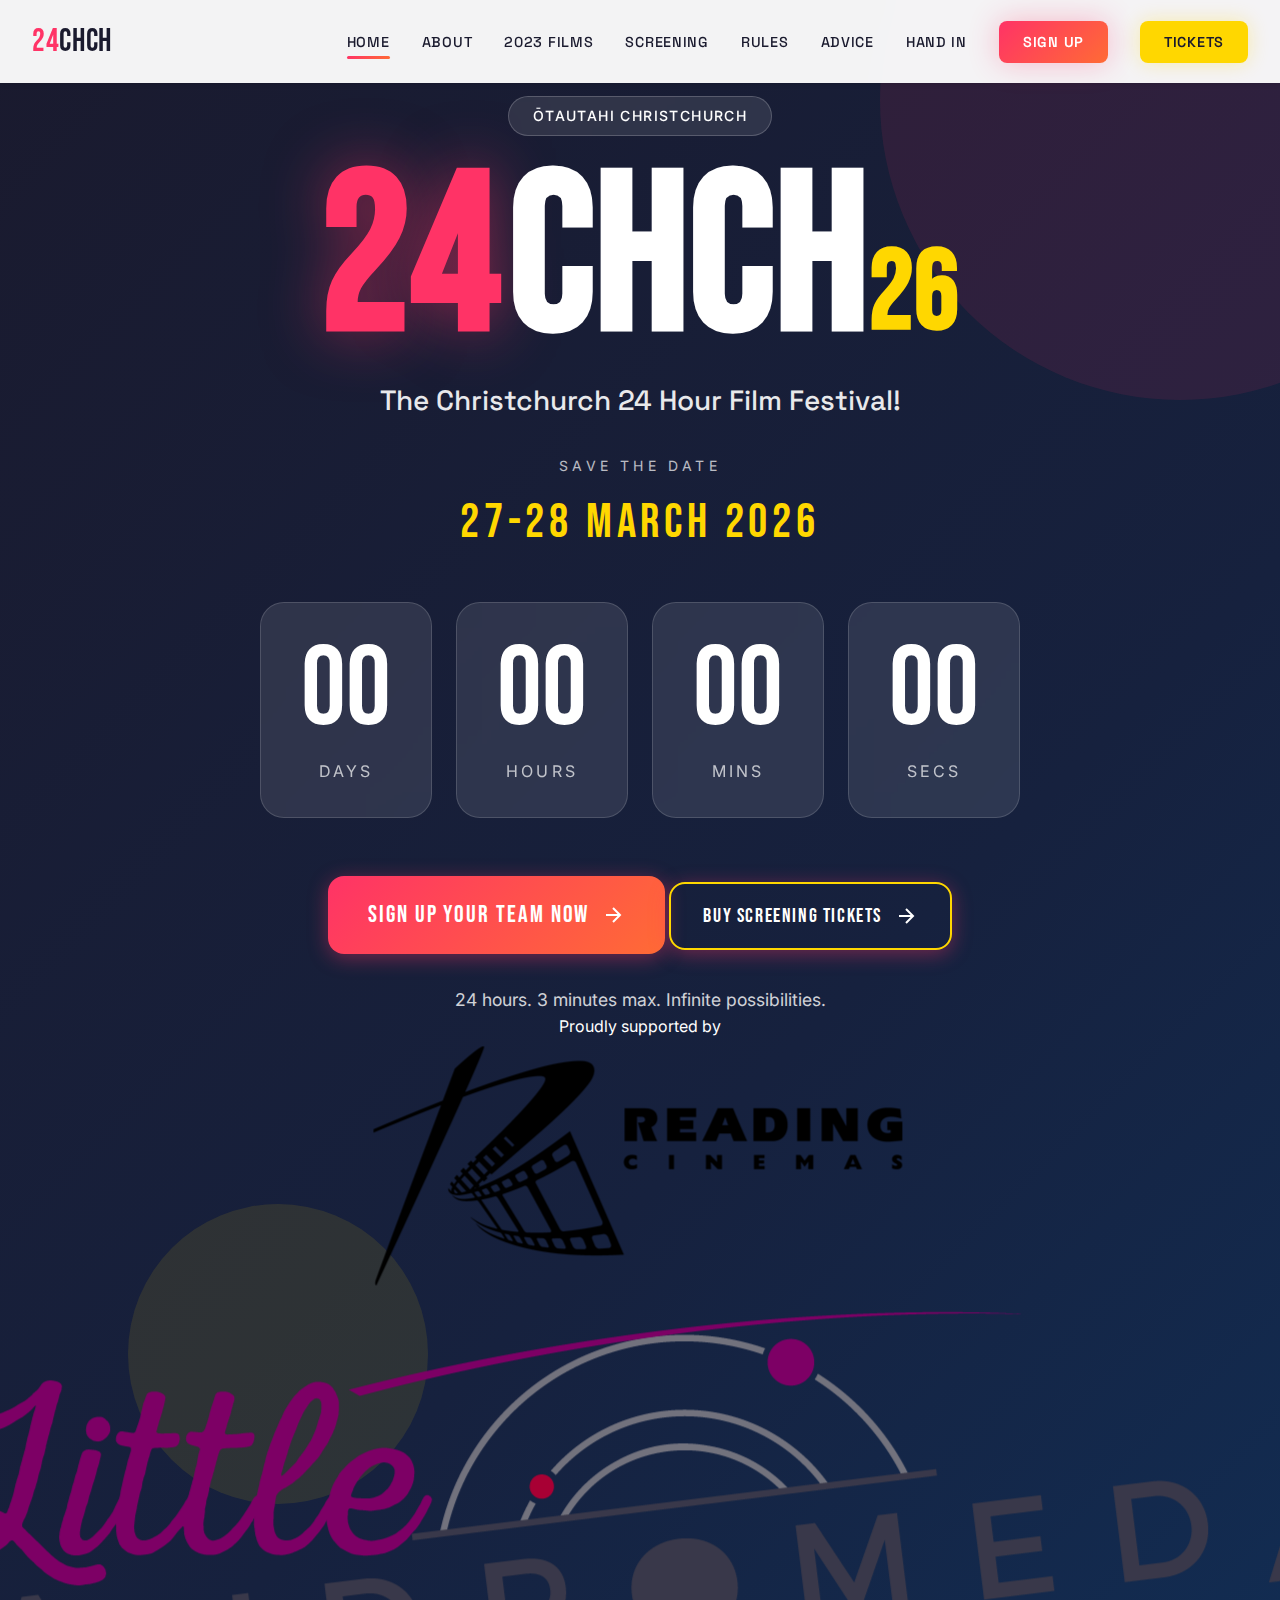
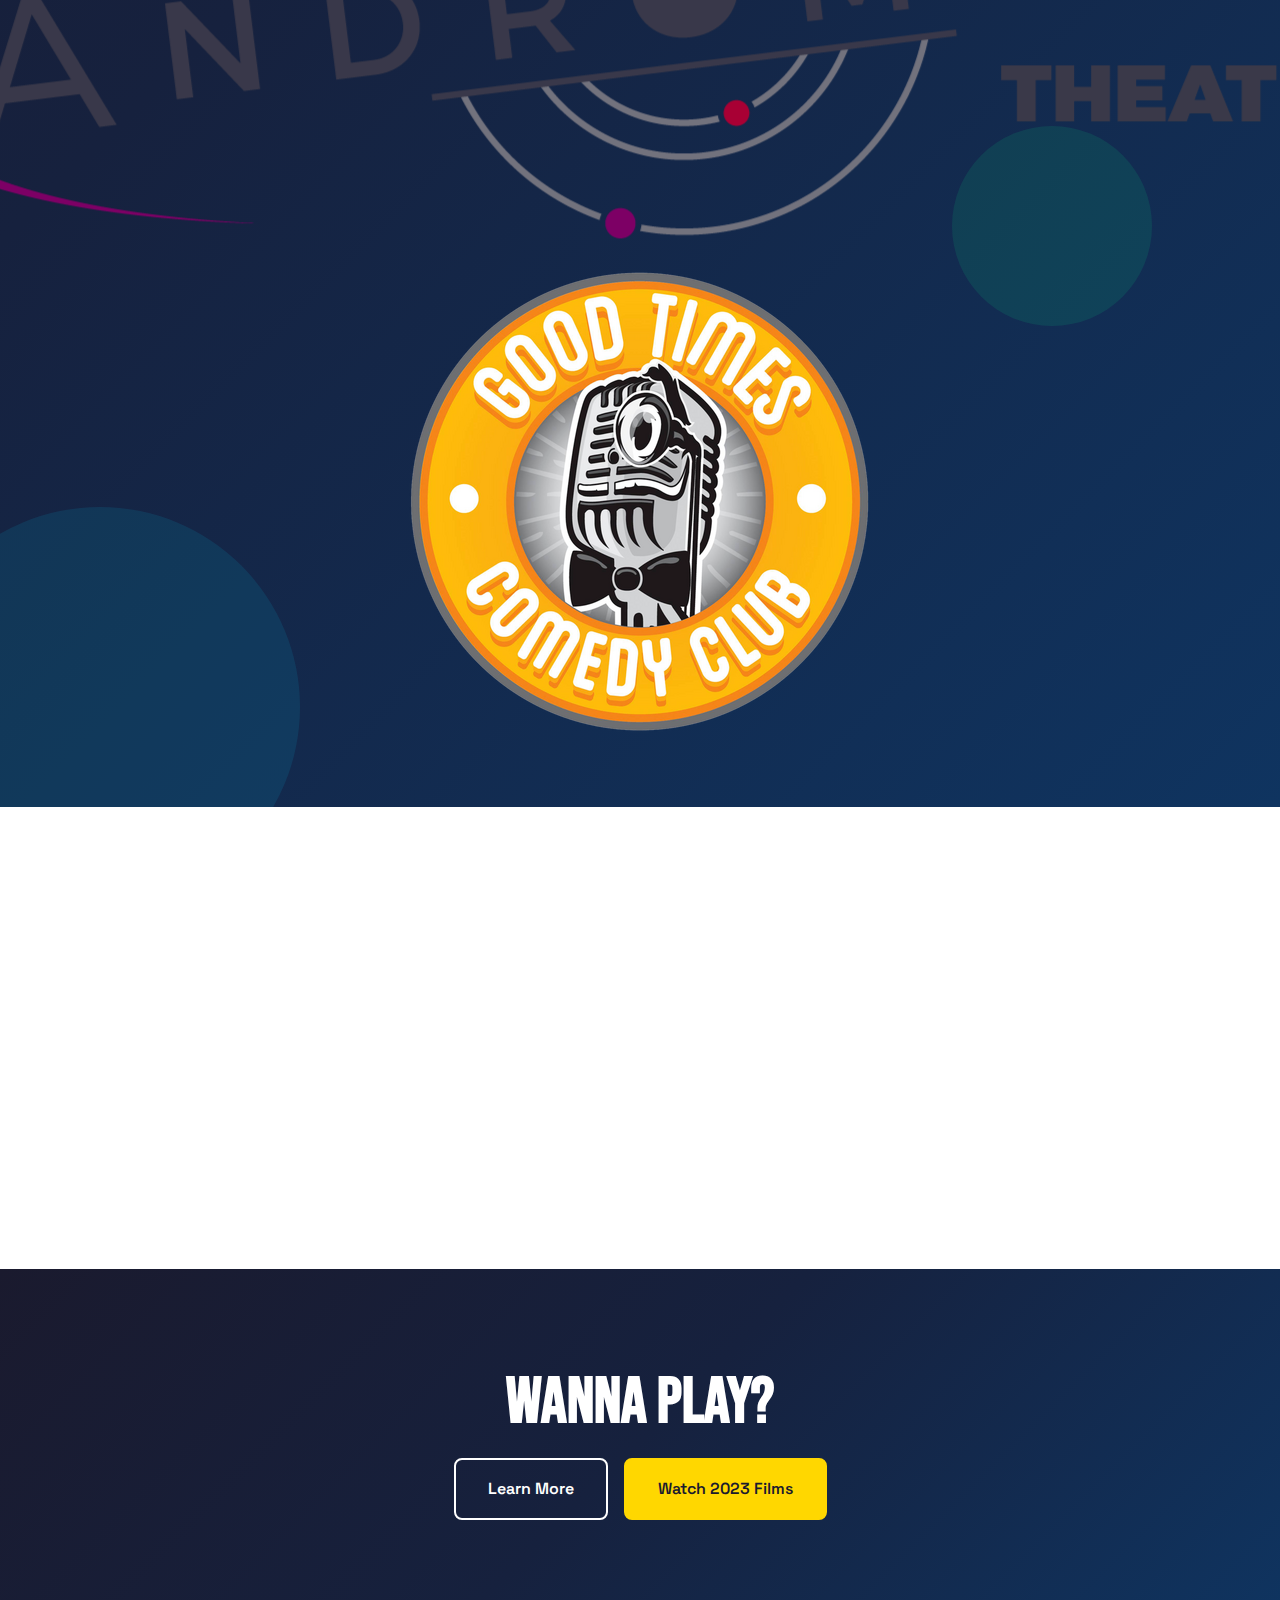
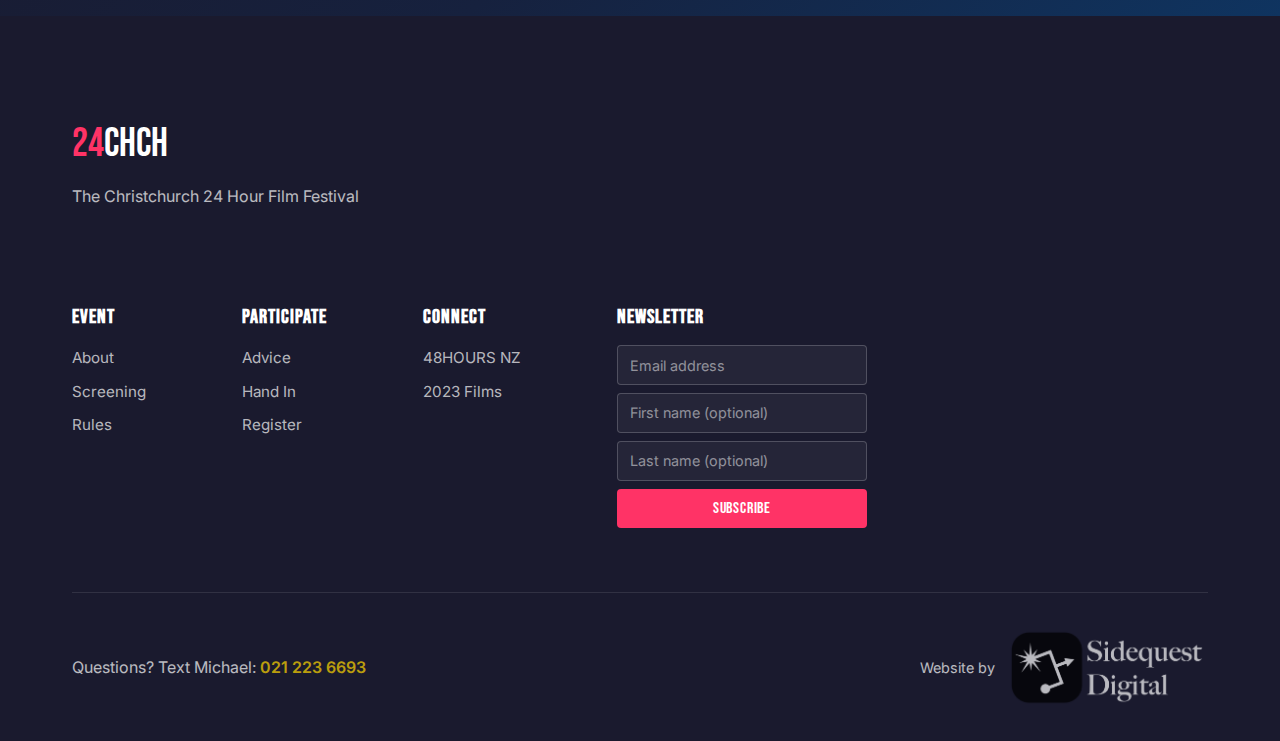
<file: index.html>
<!DOCTYPE html>
<html lang="en">
<head>
    <meta charset="UTF-8">
    <meta name="viewport" content="width=device-width, initial-scale=1.0">
    <title>24CHCH | Christchurch 24 Hour Film Festival</title>
    <meta name="description" content="24CHCH - The Christchurch 24 Hour Film Festival! Make a film in 24 hours. March 27-28, 2026. Ōtautahi's wildest filmmaking competition.">
    <meta property="og:title" content="24CHCH | Christchurch 24 Hour Film Festival">
    <meta property="og:description" content="Make a film in 24 hours. Ōtautahi Christchurch's wildest filmmaking competition. March 27-28, 2026.">
    <meta property="og:type" content="website">
    <meta name="keywords" content="24 hour film festival, Christchurch, filmmaking, short film competition, 24CHCH, Ōtautahi">
    <link rel="canonical" href="https://24chch.nz/">
    <link rel="preconnect" href="https://fonts.googleapis.com">
    <link rel="preconnect" href="https://fonts.gstatic.com" crossorigin>
    <link href="https://fonts.googleapis.com/css2?family=Bebas+Neue&family=Space+Grotesk:wght@400;500;600;700&family=Inter:wght@400;500;600&display=swap" rel="stylesheet">
    <link rel="stylesheet" href="styles.css">
    <link rel="icon" type="image/svg+xml" href="favicon.svg">
</head>
<body class="page-home">
    <!-- Navigation -->
    <nav class="main-nav">
        <a href="index.html" class="nav-logo">
            <span class="logo-24">24</span><span class="logo-chch">CHCH</span>
        </a>
        <button class="nav-toggle" aria-label="Toggle menu">
            <span></span>
            <span></span>
            <span></span>
        </button>
        <ul class="nav-links">
            <li><a href="index.html" class="active">Home</a></li>
            <li><a href="about.html">About</a></li>
            <li><a href="2023.html">2023 Films</a></li>
            <li><a href="screening.html">Screening</a></li>
            <li><a href="rules.html">Rules</a></li>
            <li><a href="advice.html">Advice</a></li>
            <li><a href="handin.html">Hand In</a></li>
            <li><a href="https://docs.google.com/forms/d/e/1FAIpQLScbwJp2_Lpm9lMBUN3vr_xrUQUIbqv9HYaf_0LnMmid-7J54g/viewform" target="_blank" class="nav-cta">Sign Up</a></li>
            <li><a href="https://littleandromeda.co.nz/show/24chch26/" target="_blank" class="nav-cta nav-cta-tickets">Tickets</a></li>
        </ul>
    </nav>

    <!-- Hero Section -->
    <section class="hero">
        <div class="hero-shapes">
            <div class="shape shape-1"></div>
            <div class="shape shape-2"></div>
            <div class="shape shape-3"></div>
            <div class="shape shape-4"></div>
        </div>

        <div class="hero-content">
            <div class="hero-badge">Ōtautahi Christchurch</div>
            <h1 class="hero-title">
                <span class="title-24">24</span>
                <span class="title-chch">CHCH</span>
                <span class="title-year">26</span>
            </h1>
            <p class="hero-tagline">The Christchurch 24 Hour Film Festival!</p>

            <div class="hero-date">
                <span class="date-label">Save The Date</span>
                <span class="date-value">27-28 MARCH 2026</span>
            </div>

            <!-- Countdown Timer -->
            <div class="countdown" id="countdown">
                <div class="countdown-item">
                    <span class="countdown-value" id="days">00</span>
                    <span class="countdown-label">Days</span>
                </div>
                <div class="countdown-item">
                    <span class="countdown-value" id="hours">00</span>
                    <span class="countdown-label">Hours</span>
                </div>
                <div class="countdown-item">
                    <span class="countdown-value" id="minutes">00</span>
                    <span class="countdown-label">Mins</span>
                </div>
                <div class="countdown-item">
                    <span class="countdown-value" id="seconds">00</span>
                    <span class="countdown-label">Secs</span>
                </div>
            </div>

            <a href="https://docs.google.com/forms/d/e/1FAIpQLScbwJp2_Lpm9lMBUN3vr_xrUQUIbqv9HYaf_0LnMmid-7J54g/viewform" target="_blank" class="cta-button">
                <span class="cta-text">SIGN UP YOUR TEAM NOW</span>
                <svg class="cta-arrow" width="24" height="24" viewBox="0 0 24 24" fill="none" stroke="currentColor" stroke-width="2">
                    <path d="M5 12h14M12 5l7 7-7 7"/>
                </svg>
            </a>
            <a href="https://littleandromeda.co.nz/show/24chch26/" target="_blank" class="cta-button cta-secondary">
                <span class="cta-text">BUY SCREENING TICKETS</span>
                <svg class="cta-arrow" width="24" height="24" viewBox="0 0 24 24" fill="none" stroke="currentColor" stroke-width="2">
                    <path d="M5 12h14M12 5l7 7-7 7"/>
                </svg>
            </a>

            <p class="hero-subtitle">24 hours. 3 minutes max. Infinite possibilities.</p>

            <div class="hero-sponsors">
                <p class="hero-sponsors-title">Proudly supported by</p>
                <div class="hero-sponsors-logos">
                    <img src="assets/images/readingcinemas.png" alt="Reading Cinemas" class="hero-sponsor-logo">
                    <img src="assets/images/littleandromeda.png" alt="Little Andromeda" class="hero-sponsor-logo">
                    <img src="assets/images/comedyclub.png" alt="Comedy Club" class="hero-sponsor-logo">
                </div>
            </div>
        </div>

    </section>

    <!-- Quick Info Section -->
    <section class="quick-info">
        <div class="container">
            <div class="info-grid">
                <div class="info-card">
                    <div class="info-icon">
                        <svg width="48" height="48" viewBox="0 0 24 24" fill="none" stroke="currentColor" stroke-width="1.5">
                            <circle cx="12" cy="12" r="10"/>
                            <path d="M12 6v6l4 2"/>
                        </svg>
                    </div>
                    <h3>24 Hours</h3>
                    <p>From element reveal to hand-in. Sleep is optional, caffeine is recommended.</p>
                </div>
                <div class="info-card">
                    <div class="info-icon">
                        <svg width="48" height="48" viewBox="0 0 24 24" fill="none" stroke="currentColor" stroke-width="1.5">
                            <polygon points="23 7 16 12 23 17 23 7"/>
                            <rect x="1" y="5" width="15" height="14" rx="2" ry="2"/>
                        </svg>
                    </div>
                    <h3>3 Minutes Max</h3>
                    <p>Keep it tight, keep it punchy. Every second counts.</p>
                </div>
                <div class="info-card">
                    <div class="info-icon">
                        <svg width="48" height="48" viewBox="0 0 24 24" fill="none" stroke="currentColor" stroke-width="1.5">
                            <path d="M17 21v-2a4 4 0 0 0-4-4H5a4 4 0 0 0-4 4v2"/>
                            <circle cx="9" cy="7" r="4"/>
                            <path d="M23 21v-2a4 4 0 0 0-3-3.87"/>
                            <path d="M16 3.13a4 4 0 0 1 0 7.75"/>
                        </svg>
                    </div>
                    <h3>Epic Community</h3>
                    <p>Filmmakers of all levels coming together to create magic.</p>
                </div>
                <div class="info-card">
                    <div class="info-icon">
                        <svg width="48" height="48" viewBox="0 0 24 24" fill="none" stroke="currentColor" stroke-width="1.5">
                            <circle cx="12" cy="8" r="7"/>
                            <polyline points="8.21 13.89 7 23 12 20 17 23 15.79 13.88"/>
                        </svg>
                    </div>
                    <h3>Awards & Glory</h3>
                    <p>The eternal admiration of your peers, and (low-stakes) prizes</p>
                </div>
            </div>
        </div>
    </section>

    <!-- Teaser Section -->
    <section class="teaser-section">
        <div class="container">
            <div class="teaser-content">
                <h2>Wanna play?</h2>
                <div class="teaser-buttons">
                    <a href="about.html" class="btn btn-outline">Learn More</a>
                    <a href="2023.html" class="btn btn-secondary">Watch 2023 Films</a>
                </div>
            </div>
        </div>
    </section>

    <!-- Footer -->
    <footer class="footer">
        <div class="container">
            <div class="footer-main">
                <div class="footer-brand">
                    <div class="footer-logo">
                        <span class="logo-24">24</span><span class="logo-chch">CHCH</span>
                    </div>
                    <p class="footer-tagline">The Christchurch 24 Hour Film Festival</p>
                </div>

                <div class="footer-nav">
                    <div class="footer-col">
                        <h4>Event</h4>
                        <ul>
                            <li><a href="about.html">About</a></li>
                            <li><a href="screening.html">Screening</a></li>
                            <li><a href="rules.html">Rules</a></li>
                        </ul>
                    </div>
                    <div class="footer-col">
                        <h4>Participate</h4>
                        <ul>
                            <li><a href="advice.html">Advice</a></li>
                            <li><a href="handin.html">Hand In</a></li>
                            <li><a href="https://docs.google.com/forms/d/e/1FAIpQLScbwJp2_Lpm9lMBUN3vr_xrUQUIbqv9HYaf_0LnMmid-7J54g/viewform" target="_blank">Register</a></li>
                        </ul>
                    </div>
                    <div class="footer-col">
                        <h4>Connect</h4>
                        <ul>
                            <li><a href="https://48hours.co.nz/" target="_blank">48HOURS NZ</a></li>
                            <li><a href="2023.html">2023 Films</a></li>
                        </ul>
                    </div>
                    <div class="footer-newsletter">
                        <h4>Newsletter</h4>
                        <form
                            action="https://littleandromeda.us20.list-manage.com/subscribe/post?u=ccb43a114d92368830ceaf9db&id=3b07e0cd95"
                            method="post"
                            target="_blank"
                            novalidate
                            class="newsletter-form"
                        >
                            <input type="email" name="EMAIL" placeholder="Email address" required>
                            <input type="text" name="FNAME" placeholder="First name (optional)">
                            <input type="text" name="LNAME" placeholder="Last name (optional)">
                            <div style="position:absolute; left:-5000px;" aria-hidden="true">
                                <input type="text" name="b_ccb43a114d92368830ceaf9db_3b07e0cd95" tabindex="-1" value="">
                            </div>
                            <button type="submit">Subscribe</button>
                        </form>
                    </div>
                </div>
            </div>

            <div class="footer-bottom">
                <div class="footer-contact">
                    <p>Questions? Text Michael: <strong>021 223 6693</strong></p>
                </div>
                <div class="footer-credit">
                    <span>Website by</span>
                    <a href="https://sidequest.nz/" target="_blank" class="credit-link">
                        <img src="assets/images/sidequest.png" alt="Sidequest Digital" class="credit-logo-large">
                    </a>
                </div>
            </div>
        </div>
    </footer>

    <script src="script.js"></script>
</body>
</html>
</file>
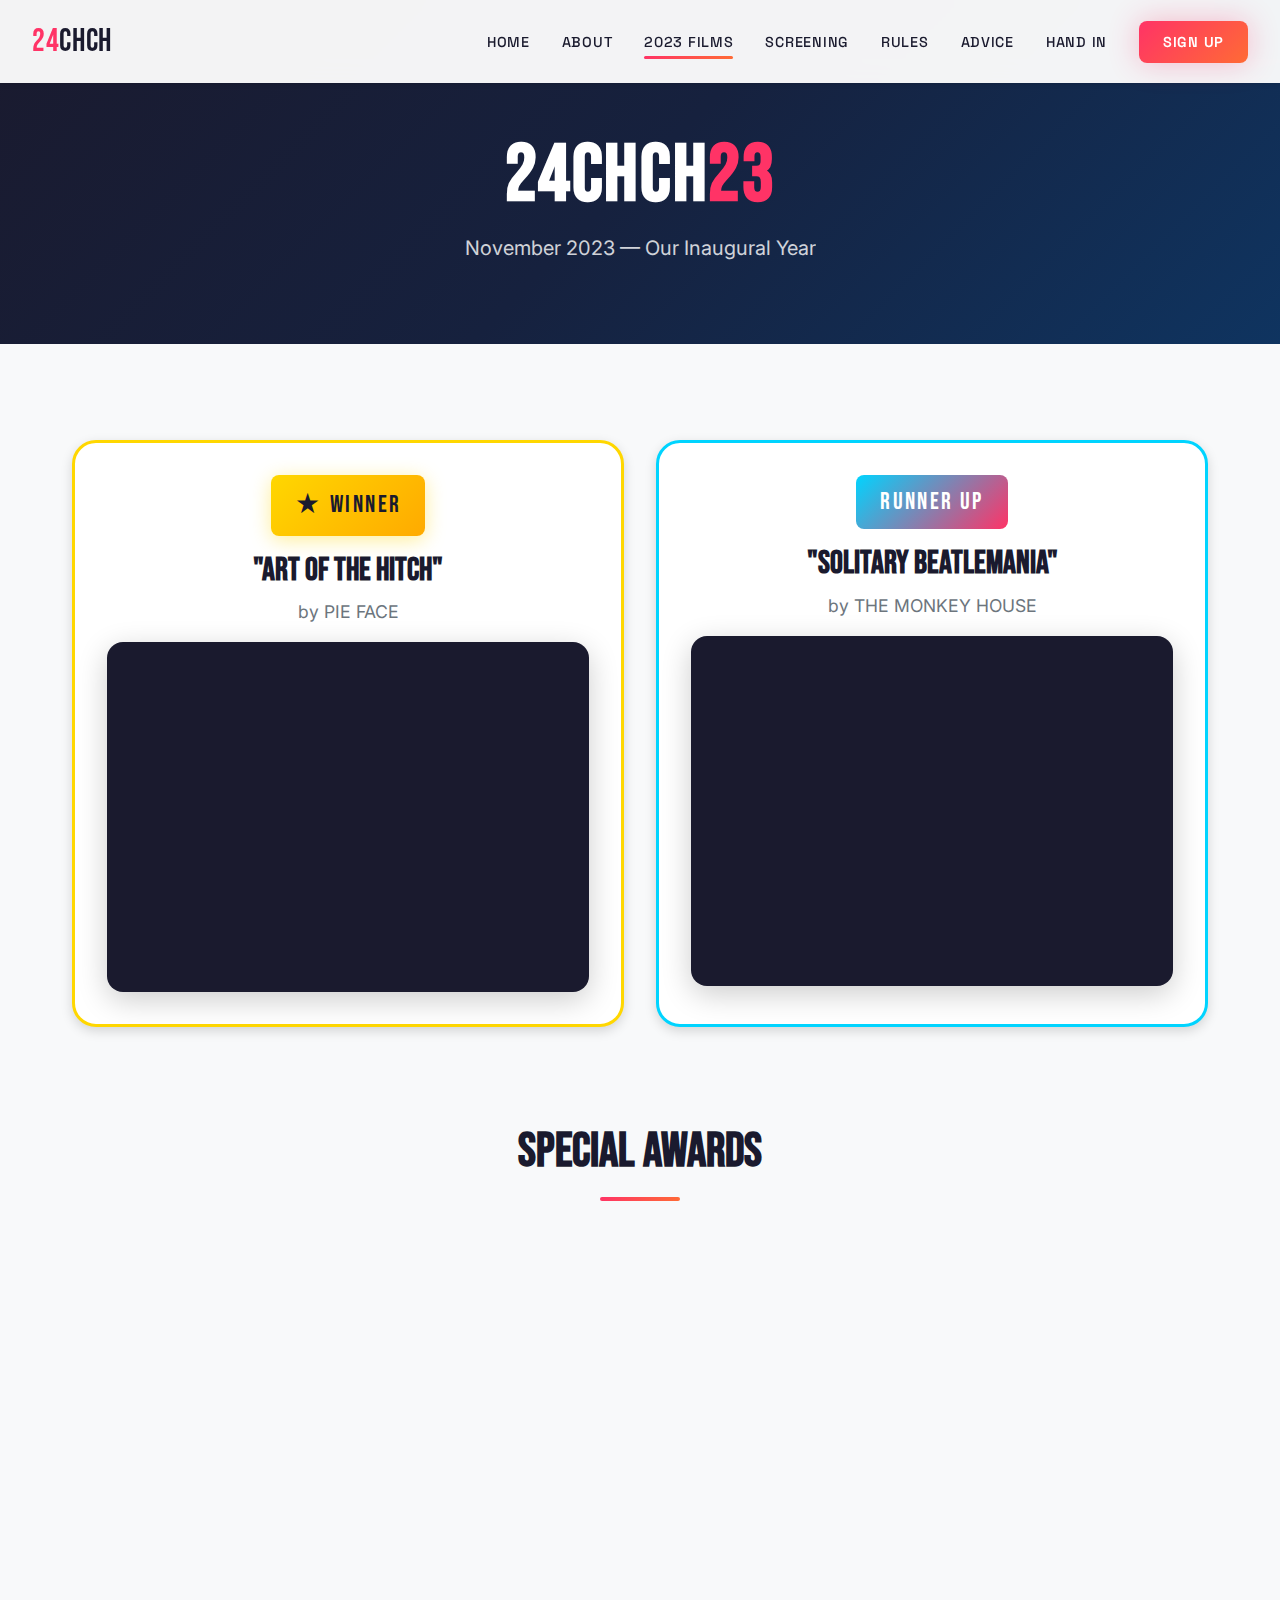
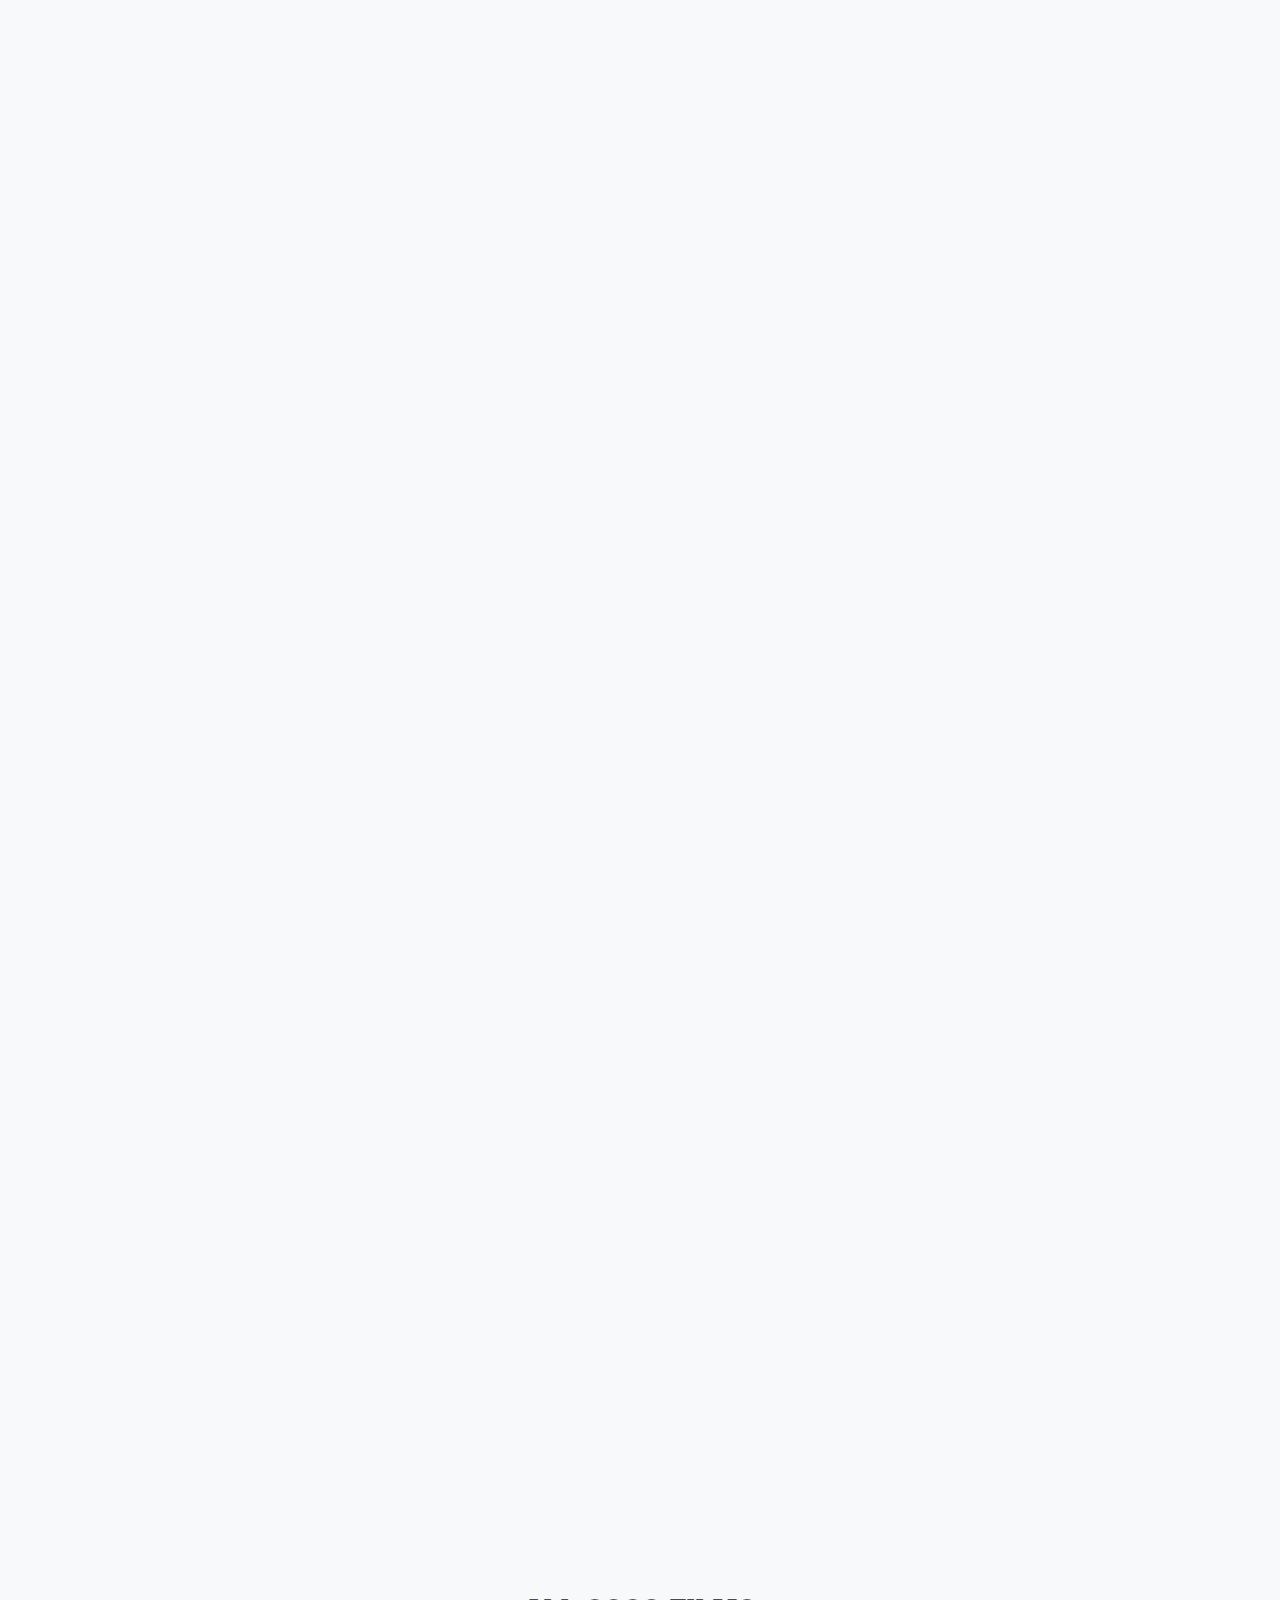
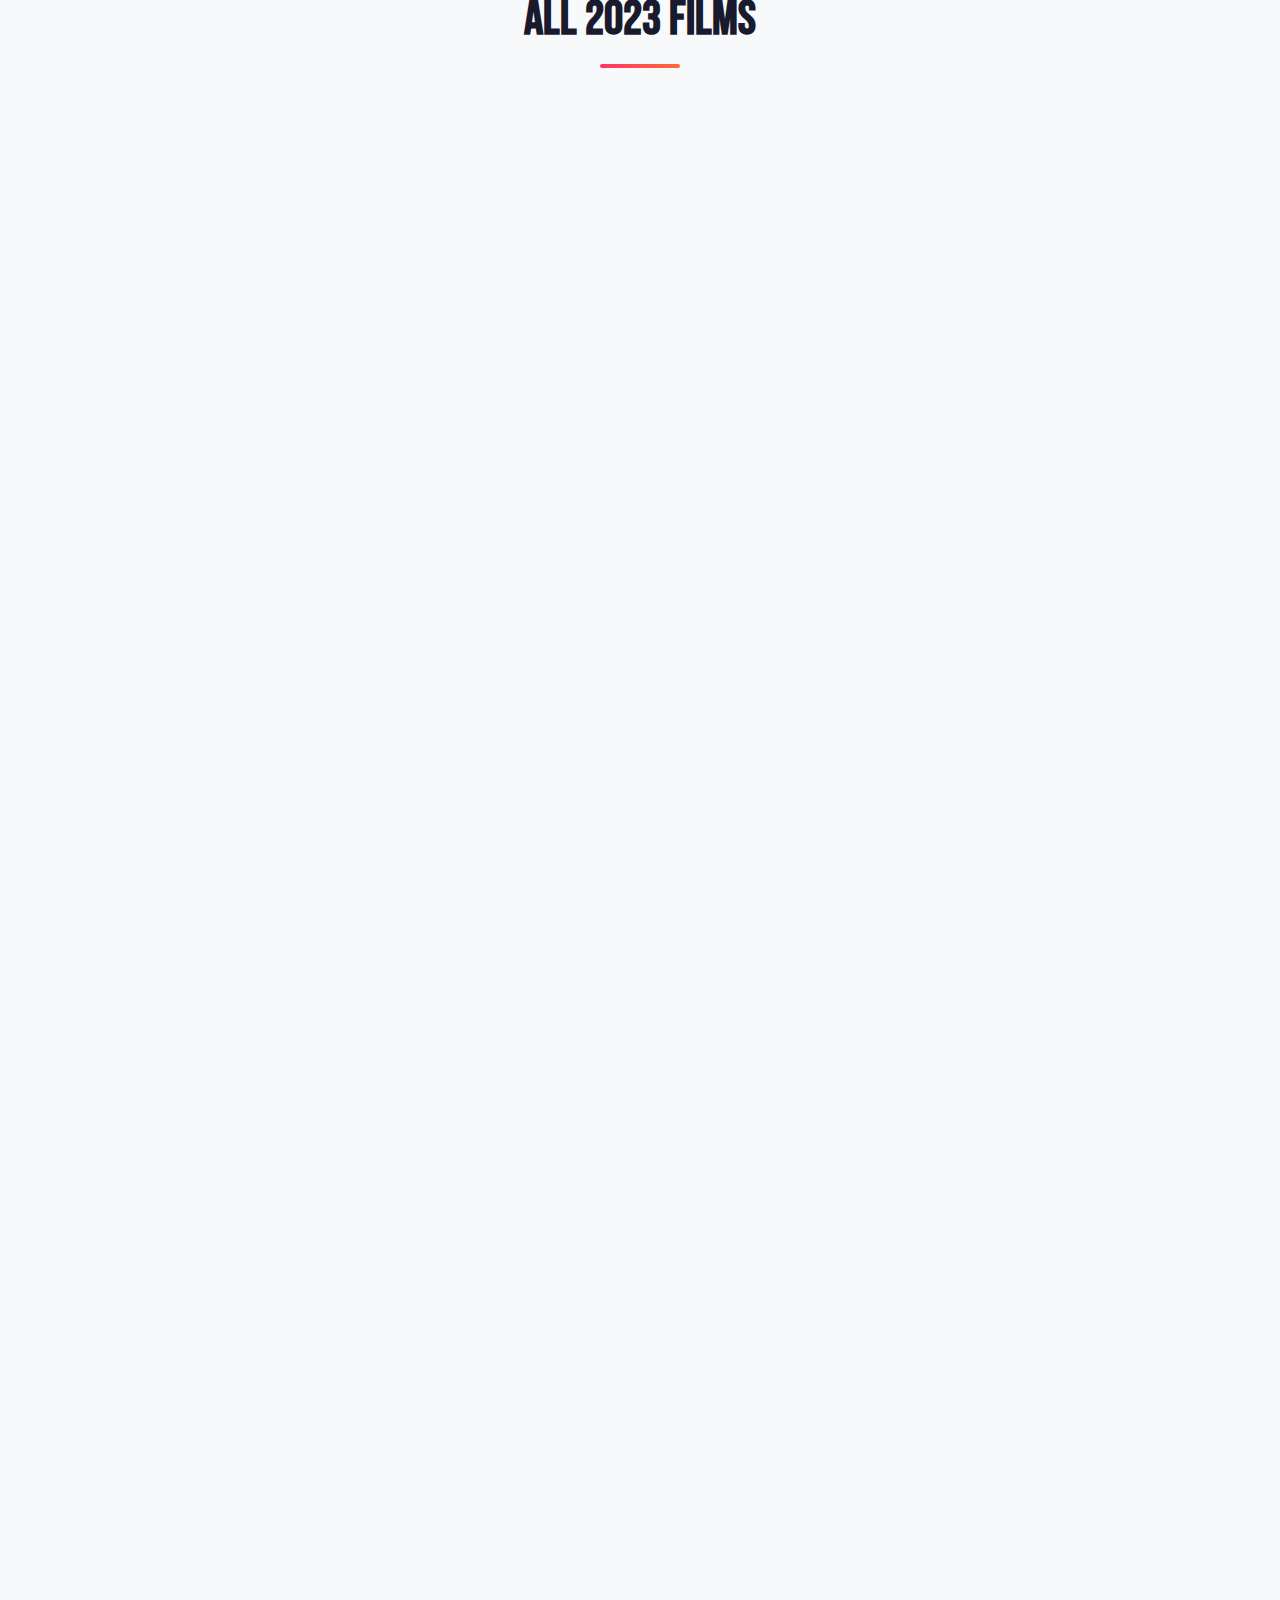
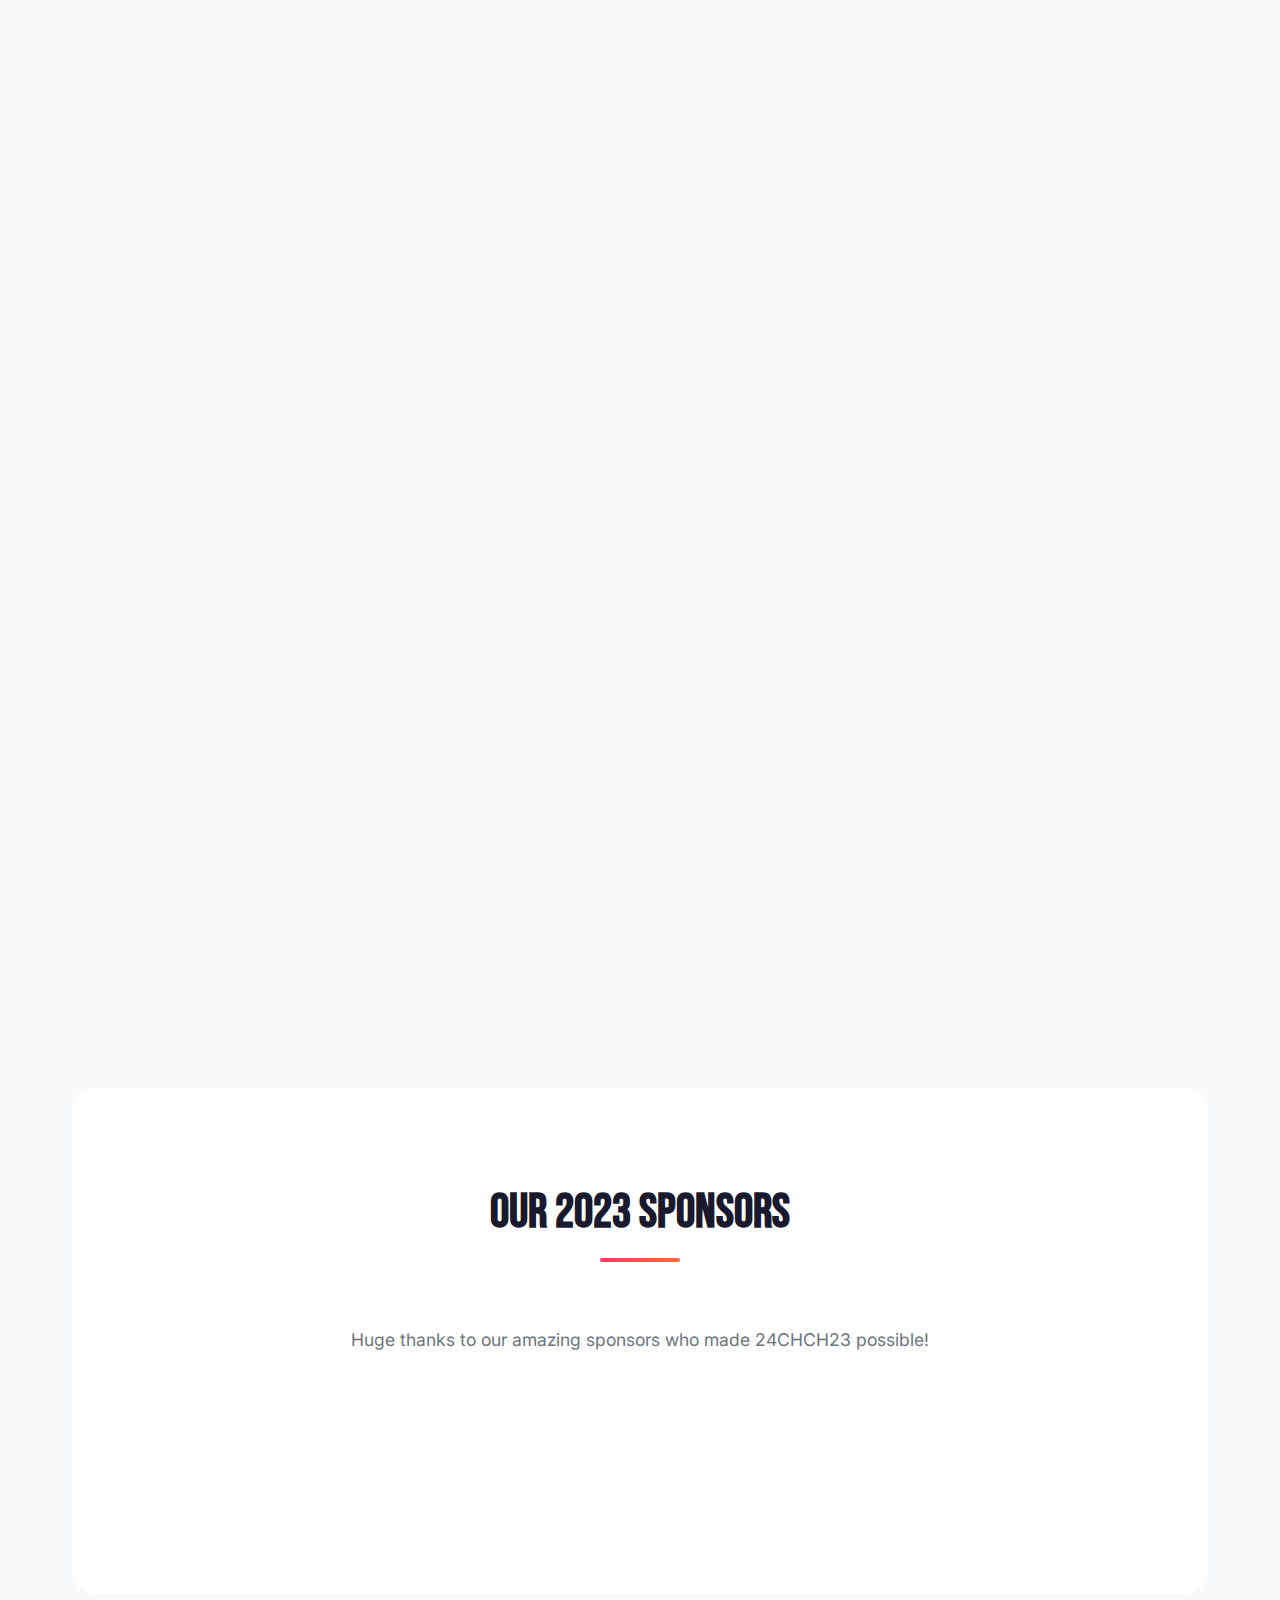
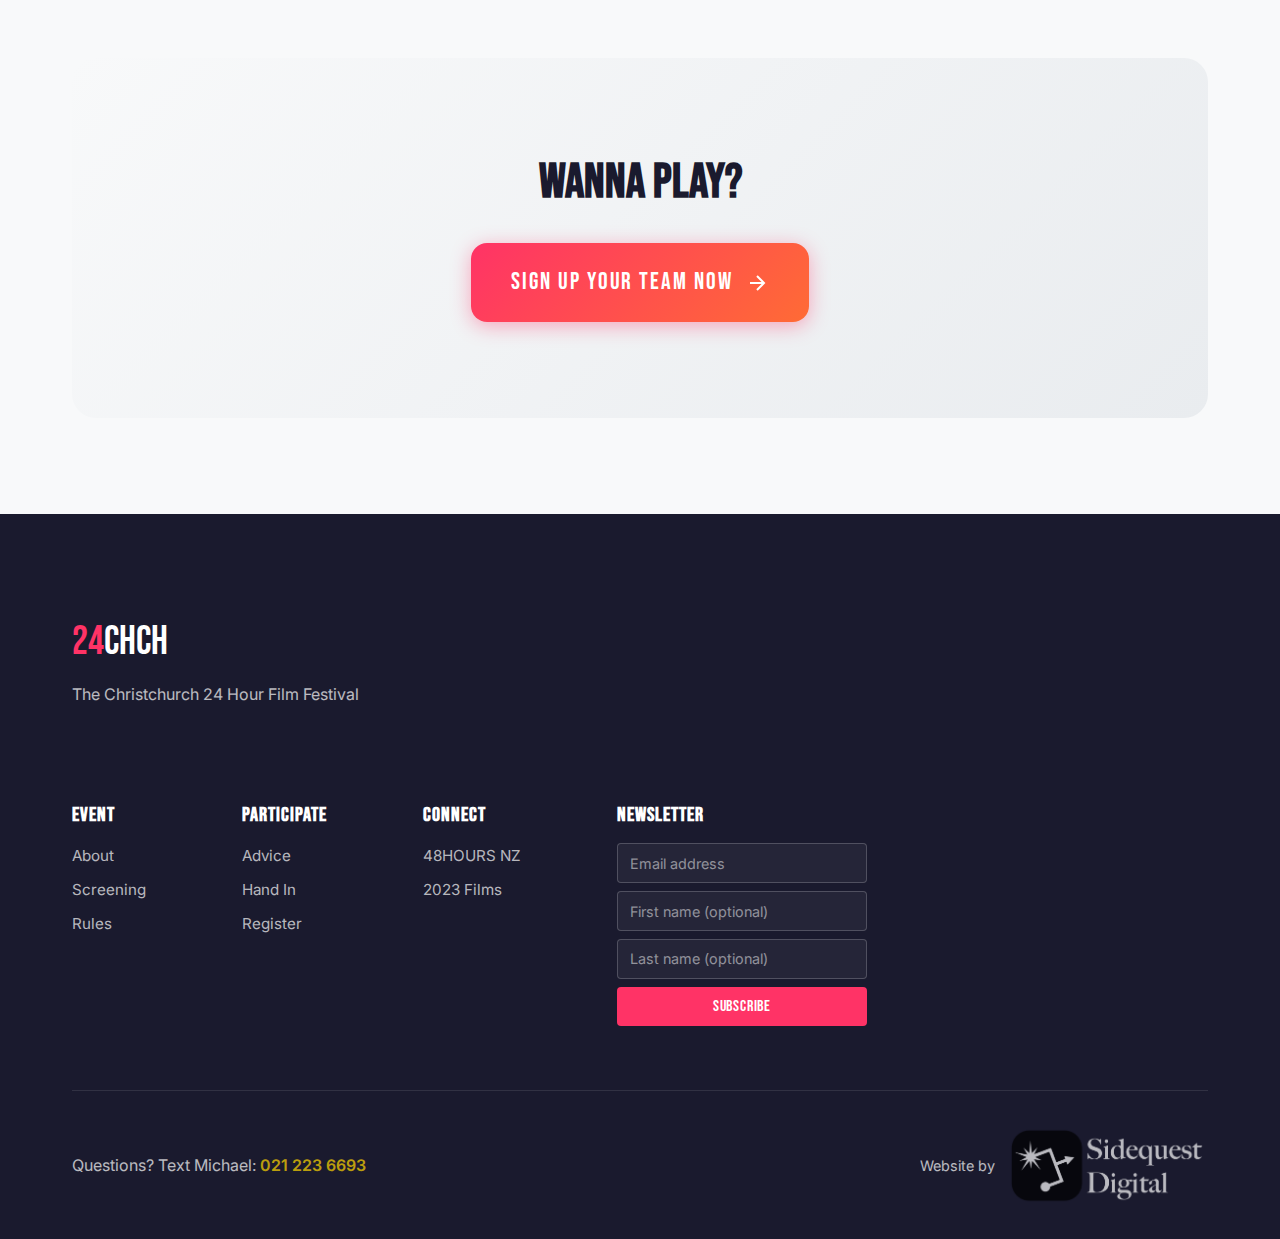
<file: 2023.html>
<!DOCTYPE html>
<html lang="en">
<head>
    <meta charset="UTF-8">
    <meta name="viewport" content="width=device-width, initial-scale=1.0">
    <title>2023 Films | 24CHCH - Christchurch 24 Hour Film Festival</title>
    <meta name="description" content="Watch all the films from 24CHCH 2023 - Christchurch's 24 Hour Film Festival. See the winners and all entries from our inaugural competition.">
    <meta property="og:title" content="2023 Films | 24CHCH">
    <meta property="og:description" content="Watch all the films from 24CHCH 2023 - the winners and entries from our inaugural competition.">
    <link rel="canonical" href="https://24chch.nz/2023">
    <link rel="preconnect" href="https://fonts.googleapis.com">
    <link rel="preconnect" href="https://fonts.gstatic.com" crossorigin>
    <link href="https://fonts.googleapis.com/css2?family=Bebas+Neue&family=Space+Grotesk:wght@400;500;600;700&family=Inter:wght@400;500;600&display=swap" rel="stylesheet">
    <link rel="stylesheet" href="styles.css">
    <meta property="og:image" content="https://24chch.nz/assets/images/og-image.png">
    <meta property="og:image:width" content="1200">
    <meta property="og:image:height" content="630">
    <meta name="twitter:card" content="summary_large_image">
    <meta name="twitter:image" content="https://24chch.nz/assets/images/og-image.png">
    <link rel="icon" type="image/svg+xml" href="favicon.svg">
</head>
<body class="page-films">
    <!-- Navigation -->
    <nav class="main-nav">
        <a href="index.html" class="nav-logo">
            <span class="logo-24">24</span><span class="logo-chch">CHCH</span>
        </a>
        <button class="nav-toggle" aria-label="Toggle menu">
            <span></span>
            <span></span>
            <span></span>
        </button>
        <ul class="nav-links">
            <li><a href="index.html">Home</a></li>
            <li><a href="about.html">About</a></li>
            <li><a href="2023.html" class="active">2023 Films</a></li>
            <li><a href="screening.html">Screening</a></li>
            <li><a href="rules.html">Rules</a></li>
            <li><a href="advice.html">Advice</a></li>
            <li><a href="handin.html">Hand In</a></li>
            <li><a href="https://docs.google.com/forms/d/e/1FAIpQLScbwJp2_Lpm9lMBUN3vr_xrUQUIbqv9HYaf_0LnMmid-7J54g/viewform" target="_blank" class="nav-cta">Sign Up</a></li>
        </ul>
    </nav>

    <!-- Page Header -->
    <header class="page-header page-header-films">
        <div class="container">
            <h1 class="page-title">24CHCH<span class="accent">23</span></h1>
            <p class="page-subtitle">November 2023 — Our Inaugural Year</p>
        </div>
    </header>

    <!-- Main Content -->
    <main class="main-content films-content">
        <div class="container">

            <!-- Winner & Runner Up Side by Side -->
            <section class="top-awards-grid">
                <div class="top-award winner-section">
                    <div class="award-badge winner-badge">
                        <span class="badge-star">★</span>
                        <span class="badge-text">WINNER</span>
                    </div>
                    <h2 class="film-title">"Art Of The Hitch"</h2>
                    <p class="team-name">by PIE FACE</p>
                    <div class="video-container">
                        <iframe src="https://player.vimeo.com/video/1161984505?h=2e05e16f05" title="Art Of The Hitch by PIE FACE - Winner of 24CHCH 2023" frameborder="0" allow="autoplay; fullscreen; picture-in-picture" allowfullscreen loading="lazy"></iframe>
                    </div>
                </div>

                <div class="top-award runnerup-section">
                    <div class="award-badge runnerup-badge">
                        <span class="badge-text">RUNNER UP</span>
                    </div>
                    <h2 class="film-title">"Solitary Beatlemania"</h2>
                    <p class="team-name">by THE MONKEY HOUSE</p>
                    <div class="video-container">
                        <iframe src="https://www.youtube-nocookie.com/embed/kBtexixorbU" title="Solitary Beatlemania - Runner Up" frameborder="0" allow="accelerometer; autoplay; clipboard-write; encrypted-media; gyroscope; picture-in-picture" allowfullscreen loading="lazy"></iframe>
                    </div>
                </div>
            </section>

            <!-- Special Awards Section -->
            <section class="awards-section">
                <h2 class="section-title">Special Awards</h2>
                <div class="awards-grid">
                    <div class="award-card">
                        <div class="award-label">DARE TO BE SERIOUS</div>
                        <h3 class="film-title">"High Noon"</h3>
                        <p class="team-name">by BREADSTICK</p>
                        <div class="video-container">
                            <iframe src="https://player.vimeo.com/video/886756923" title="High Noon - Dare To Be Serious" frameborder="0" allow="autoplay; fullscreen; picture-in-picture" allowfullscreen loading="lazy"></iframe>
                        </div>
                    </div>

                    <div class="award-card">
                        <div class="award-label">MOST META</div>
                        <h3 class="film-title">"James Travels The Multiverse and a bunch of stuff happens"</h3>
                        <p class="team-name">by RIP FOCUS</p>
                        <div class="video-container">
                            <iframe src="https://www.youtube-nocookie.com/embed/zmcHSGwkpcw" title="Most Meta" frameborder="0" allow="accelerometer; autoplay; clipboard-write; encrypted-media; gyroscope; picture-in-picture" allowfullscreen loading="lazy"></iframe>
                        </div>
                    </div>

                    <div class="award-card">
                        <div class="award-label">PROMISING FUTURE</div>
                        <h3 class="film-title">"Nirvana Gulch (The Todd Cut)"</h3>
                        <p class="team-name">by A SMALL BLOB OF ICE CREAM</p>
                        <div class="video-container">
                            <iframe src="https://www.youtube-nocookie.com/embed/TZ7vM1fjUHA" title="Promising Future" frameborder="0" allow="accelerometer; autoplay; clipboard-write; encrypted-media; gyroscope; picture-in-picture" allowfullscreen loading="lazy"></iframe>
                        </div>
                    </div>

                    <div class="award-card">
                        <div class="award-label">BEST 12 O'CLOCK</div>
                        <h3 class="film-title">"Notes Over Breakfast"</h3>
                        <p class="team-name">by CHERRYWOOD JESUS DO</p>
                        <div class="video-container">
                            <iframe src="https://www.youtube-nocookie.com/embed/dHkFDDRnGjU" title="Best 12 O'Clock" frameborder="0" allow="accelerometer; autoplay; clipboard-write; encrypted-media; gyroscope; picture-in-picture" allowfullscreen loading="lazy"></iframe>
                        </div>
                    </div>

                    <div class="award-card">
                        <div class="award-label">BEST YELLOW</div>
                        <h3 class="film-title">"11:59"</h3>
                        <p class="team-name">by 2WIT 2WOO</p>
                        <div class="video-container">
                            <iframe src="https://player.vimeo.com/video/883623481" title="Best Yellow" frameborder="0" allow="autoplay; fullscreen; picture-in-picture" allowfullscreen loading="lazy"></iframe>
                        </div>
                    </div>

                    <div class="award-card">
                        <div class="award-label">BEST SURPRISE</div>
                        <h3 class="film-title">"Emilio Goes To Little Andromeda To Hand In A USB Stick"</h3>
                        <p class="team-name">by LIFE IMITATES ART</p>
                        <div class="video-container">
                            <iframe src="https://www.youtube-nocookie.com/embed/txnAuJo9vYM" title="Best Surprise" frameborder="0" allow="accelerometer; autoplay; clipboard-write; encrypted-media; gyroscope; picture-in-picture" allowfullscreen loading="lazy"></iframe>
                        </div>
                    </div>
                </div>
            </section>

            <!-- All Films Section -->
            <section class="all-films-section">
                <h2 class="section-title">All 2023 Films</h2>
                <div class="films-grid">
                    <div class="film-card">
                        <h3 class="film-title">"To Catch A Fish"</h3>
                        <p class="team-name">by PLANETFOX FILMS</p>
                        <div class="video-container">
                            <iframe src="https://www.youtube-nocookie.com/embed/WoMbceO__IA" title="To Catch A Fish" frameborder="0" allow="accelerometer; autoplay; clipboard-write; encrypted-media; gyroscope; picture-in-picture" allowfullscreen loading="lazy"></iframe>
                        </div>
                    </div>

                    <div class="film-card">
                        <h3 class="film-title">"Johnny Sins 5: Sinners Revenge"</h3>
                        <p class="team-name">by HERMS HEROES</p>
                        <div class="video-container">
                            <iframe src="https://www.youtube-nocookie.com/embed/jmK0HQEpgZ0" title="Johnny Sins 5" frameborder="0" allow="accelerometer; autoplay; clipboard-write; encrypted-media; gyroscope; picture-in-picture" allowfullscreen loading="lazy"></iframe>
                        </div>
                    </div>

                    <div class="film-card">
                        <h3 class="film-title">"L' istruttore (The Instructor)"</h3>
                        <p class="team-name">by DUG HOOSE FILMS</p>
                        <div class="video-container">
                            <iframe src="https://www.youtube-nocookie.com/embed/-rAaLscIFZA" title="L'istruttore" frameborder="0" allow="accelerometer; autoplay; clipboard-write; encrypted-media; gyroscope; picture-in-picture" allowfullscreen loading="lazy"></iframe>
                        </div>
                    </div>

                    <div class="film-card">
                        <h3 class="film-title">"A Sour Draft"</h3>
                        <p class="team-name">by THE 4EVA PROJECT</p>
                        <div class="video-container">
                            <iframe src="https://www.youtube-nocookie.com/embed/1RGLwnJcoX8" title="A Sour Draft" frameborder="0" allow="accelerometer; autoplay; clipboard-write; encrypted-media; gyroscope; picture-in-picture" allowfullscreen loading="lazy"></iframe>
                        </div>
                    </div>

                    <div class="film-card">
                        <h3 class="film-title">"Yellow (AKA 90 seconds you will never get back)"</h3>
                        <p class="team-name">by KIRKMOOREKNOWSMORE</p>
                        <div class="video-container">
                            <iframe src="https://www.youtube-nocookie.com/embed/TVLkfB1Cryk" title="Yellow" frameborder="0" allow="accelerometer; autoplay; clipboard-write; encrypted-media; gyroscope; picture-in-picture" allowfullscreen loading="lazy"></iframe>
                        </div>
                    </div>

                    <div class="film-card">
                        <h3 class="film-title">"Birthday Boy"</h3>
                        <p class="team-name">by STAIRCASE NATION</p>
                        <div class="video-container">
                            <iframe src="https://www.youtube-nocookie.com/embed/1YO6fuH3Sj0" title="Birthday Boy" frameborder="0" allow="accelerometer; autoplay; clipboard-write; encrypted-media; gyroscope; picture-in-picture" allowfullscreen loading="lazy"></iframe>
                        </div>
                    </div>

                    <div class="film-card">
                        <h3 class="film-title">"The Old Haunted Mill"</h3>
                        <p class="team-name">by HIGH WATER MARK</p>
                        <div class="video-container">
                            <iframe src="https://www.youtube-nocookie.com/embed/SfhRCtCWKJE" title="The Old Haunted Mill" frameborder="0" allow="accelerometer; autoplay; clipboard-write; encrypted-media; gyroscope; picture-in-picture" allowfullscreen loading="lazy"></iframe>
                        </div>
                    </div>

                    <div class="film-card">
                        <h3 class="film-title">"Red or Blue"</h3>
                        <p class="team-name">by ROSCAR</p>
                        <div class="video-container">
                            <iframe src="https://www.youtube-nocookie.com/embed/R9xuVBm-tps" title="Red or Blue" frameborder="0" allow="accelerometer; autoplay; clipboard-write; encrypted-media; gyroscope; picture-in-picture" allowfullscreen loading="lazy"></iframe>
                        </div>
                    </div>

                    <div class="film-card">
                        <h3 class="film-title">"After Hours"</h3>
                        <p class="team-name">by LOGOS</p>
                        <div class="video-container">
                            <iframe src="https://www.youtube-nocookie.com/embed/xK8NW61Sr2E" title="After Hours" frameborder="0" allow="accelerometer; autoplay; clipboard-write; encrypted-media; gyroscope; picture-in-picture" allowfullscreen loading="lazy"></iframe>
                        </div>
                    </div>
                </div>
            </section>

            <!-- 2023 Sponsors -->
            <section class="sponsors-section">
                <h2 class="section-title">Our 2023 Sponsors</h2>
                <p class="sponsors-thanks">Huge thanks to our amazing sponsors who made 24CHCH23 possible!</p>
                <div class="sponsors-grid">
                    <a href="https://littleandromeda.co.nz/" target="_blank" class="sponsor-card">
                        <img src="assets/images/littleandromeda.png" alt="Little Andromeda" class="sponsor-logo">
                    </a>
                    <a href="https://readingcinemas.co.nz/" target="_blank" class="sponsor-card">
                        <img src="assets/images/readingcinemas.png" alt="Reading Cinemas" class="sponsor-logo">
                    </a>
                    <a href="https://goodtimescomedyclub.co.nz/" target="_blank" class="sponsor-card">
                        <img src="assets/images/comedyclub.png" alt="Good Times Comedy Club" class="sponsor-logo">
                    </a>
                    <a href="https://recce.co.nz/" target="_blank" class="sponsor-card">
                        <img src="assets/images/recce.png" alt="Recce" class="sponsor-logo">
                    </a>
                </div>
            </section>

            <!-- CTA -->
            <section class="cta-section">
                <h2>Wanna play?</h2>
                <a href="https://docs.google.com/forms/d/e/1FAIpQLScbwJp2_Lpm9lMBUN3vr_xrUQUIbqv9HYaf_0LnMmid-7J54g/viewform" target="_blank" class="cta-button">
                    <span class="cta-text">SIGN UP YOUR TEAM NOW</span>
                    <svg class="cta-arrow" width="24" height="24" viewBox="0 0 24 24" fill="none" stroke="currentColor" stroke-width="2">
                        <path d="M5 12h14M12 5l7 7-7 7"/>
                    </svg>
                </a>
            </section>
        </div>
    </main>

    <!-- Footer -->
    <footer class="footer">
        <div class="container">
            <div class="footer-main">
                <div class="footer-brand">
                    <div class="footer-logo">
                        <span class="logo-24">24</span><span class="logo-chch">CHCH</span>
                    </div>
                    <p class="footer-tagline">The Christchurch 24 Hour Film Festival</p>
                </div>
                <div class="footer-nav">
                    <div class="footer-col">
                        <h4>Event</h4>
                        <ul>
                            <li><a href="about.html">About</a></li>
                            <li><a href="screening.html">Screening</a></li>
                            <li><a href="rules.html">Rules</a></li>
                        </ul>
                    </div>
                    <div class="footer-col">
                        <h4>Participate</h4>
                        <ul>
                            <li><a href="advice.html">Advice</a></li>
                            <li><a href="handin.html">Hand In</a></li>
                            <li><a href="https://docs.google.com/forms/d/e/1FAIpQLScbwJp2_Lpm9lMBUN3vr_xrUQUIbqv9HYaf_0LnMmid-7J54g/viewform" target="_blank">Register</a></li>
                        </ul>
                    </div>
                    <div class="footer-col">
                        <h4>Connect</h4>
                        <ul>
                            <li><a href="https://48hours.co.nz/" target="_blank">48HOURS NZ</a></li>
                            <li><a href="2023.html">2023 Films</a></li>
                        </ul>
                    </div>
                    <div class="footer-newsletter">
                        <h4>Newsletter</h4>
                        <form
                            action="https://littleandromeda.us20.list-manage.com/subscribe/post?u=ccb43a114d92368830ceaf9db&id=3b07e0cd95"
                            method="post"
                            target="_blank"
                            novalidate
                            class="newsletter-form"
                        >
                            <input type="email" name="EMAIL" placeholder="Email address" required>
                            <input type="text" name="FNAME" placeholder="First name (optional)">
                            <input type="text" name="LNAME" placeholder="Last name (optional)">
                            <div style="position:absolute; left:-5000px;" aria-hidden="true">
                                <input type="text" name="b_ccb43a114d92368830ceaf9db_3b07e0cd95" tabindex="-1" value="">
                            </div>
                            <button type="submit">Subscribe</button>
                        </form>
                    </div>
                </div>
            </div>
            <div class="footer-bottom">
                <div class="footer-contact">
                    <p>Questions? Text Michael: <strong>021 223 6693</strong></p>
                </div>
                <div class="footer-credit">
                    <span>Website by</span>
                    <a href="https://sidequestdigital.co.nz/" target="_blank" class="credit-link">
                        <img src="assets/images/sidequest.png" alt="Sidequest Digital" class="credit-logo-large">
                    </a>
                </div>
            </div>
        </div>
    </footer>

    <script src="script.js"></script>
</body>
</html>
</file>
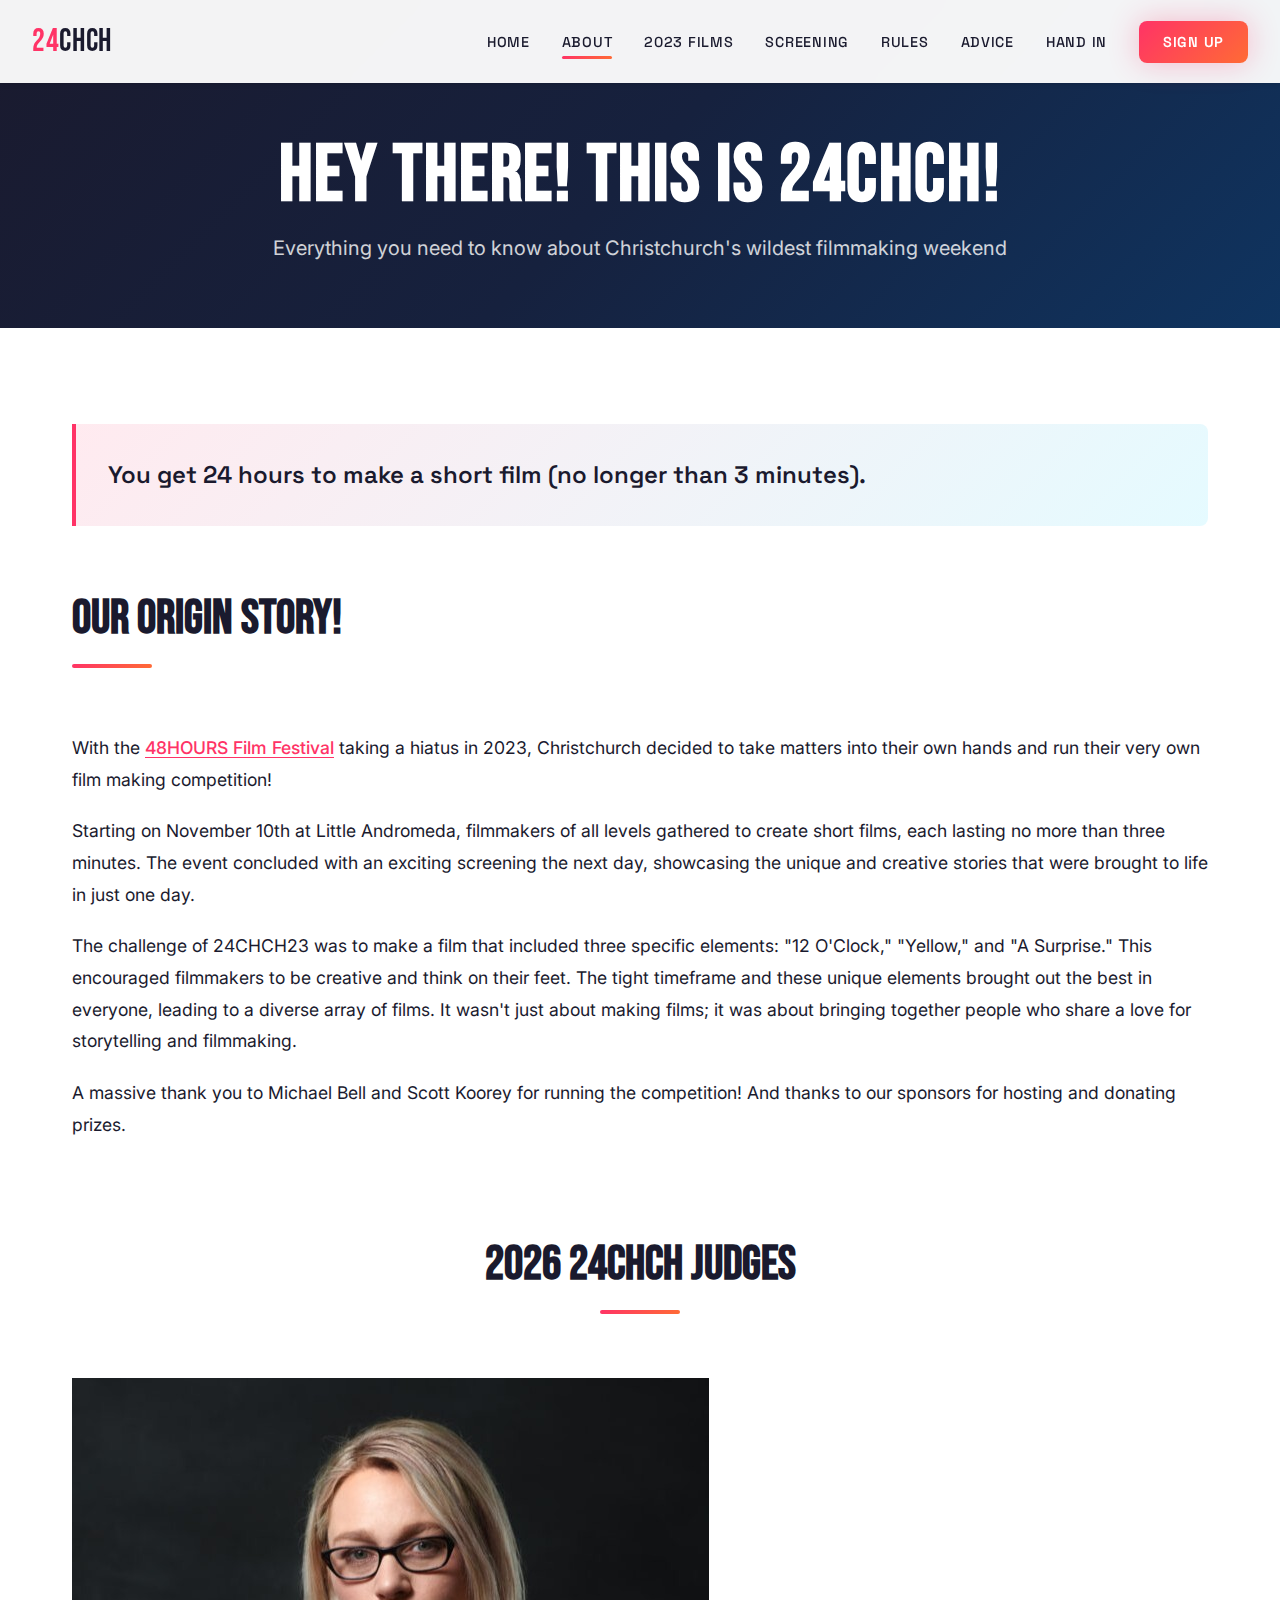
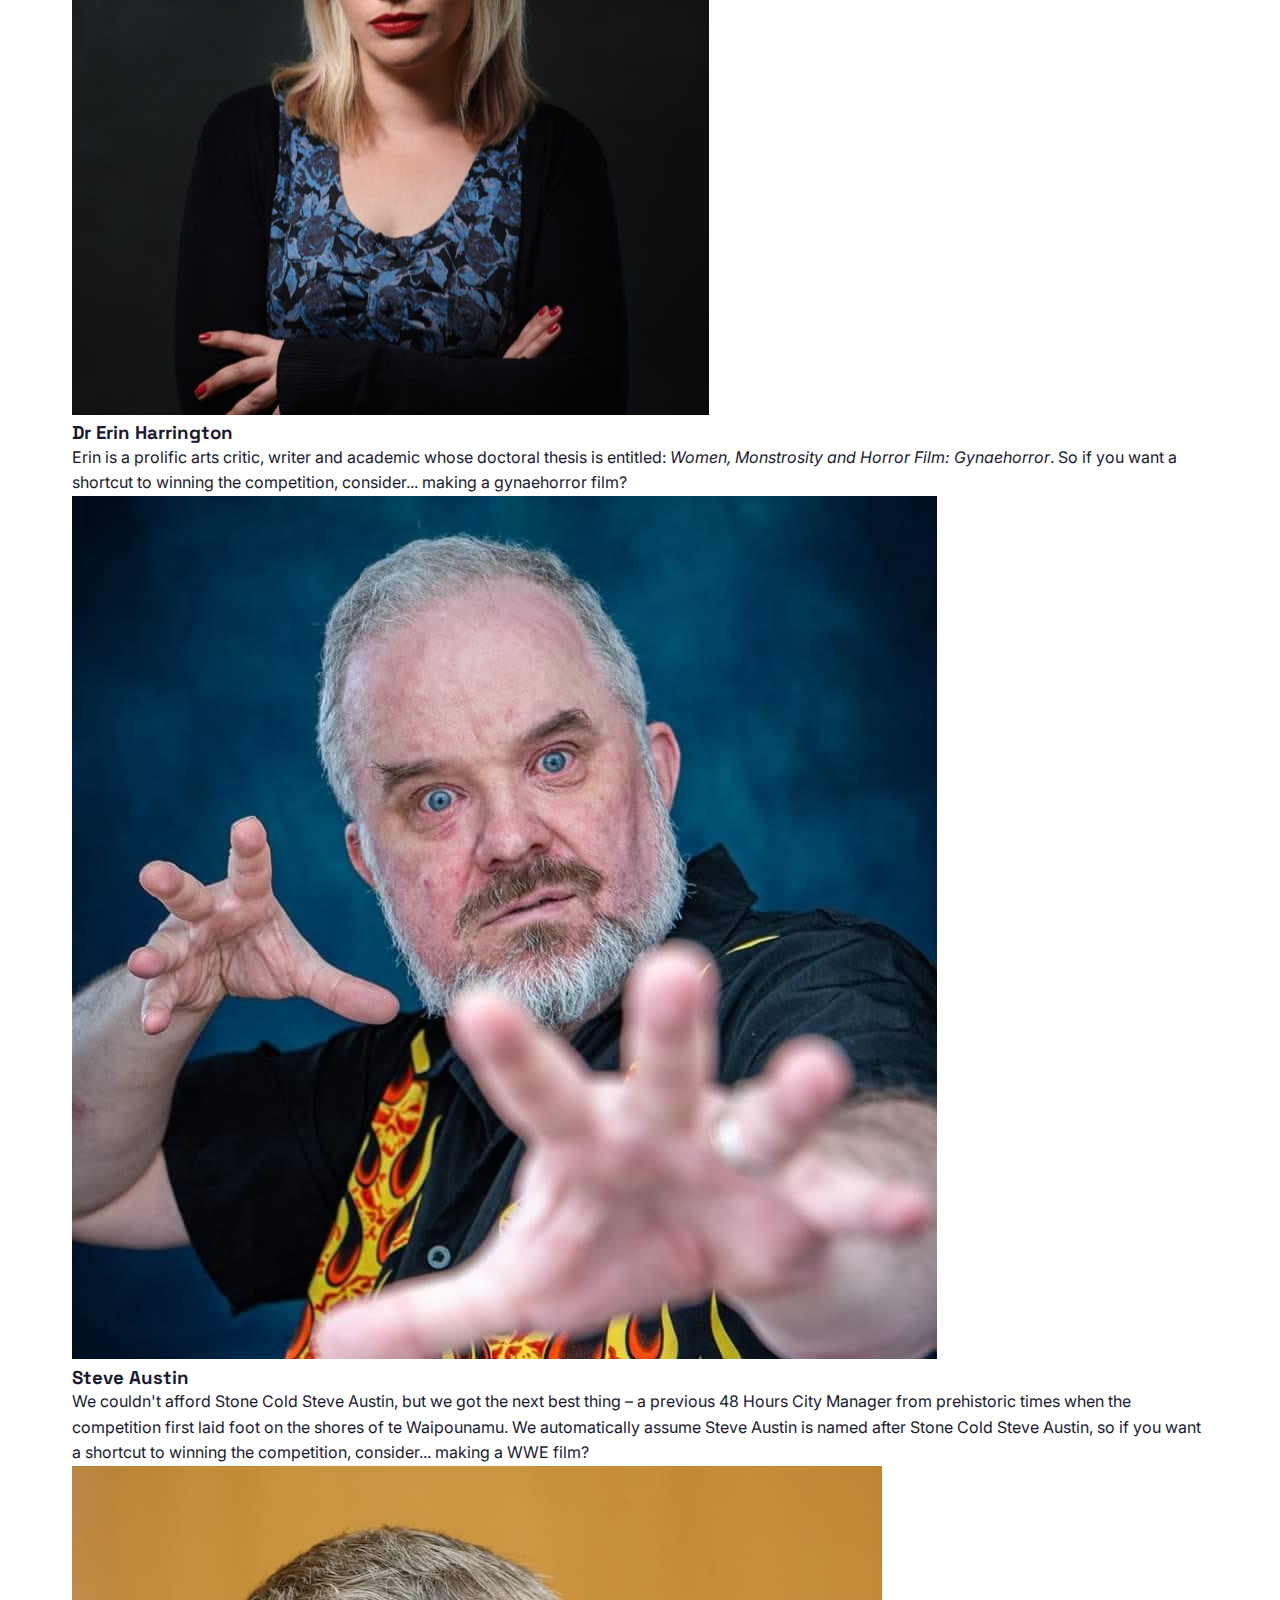
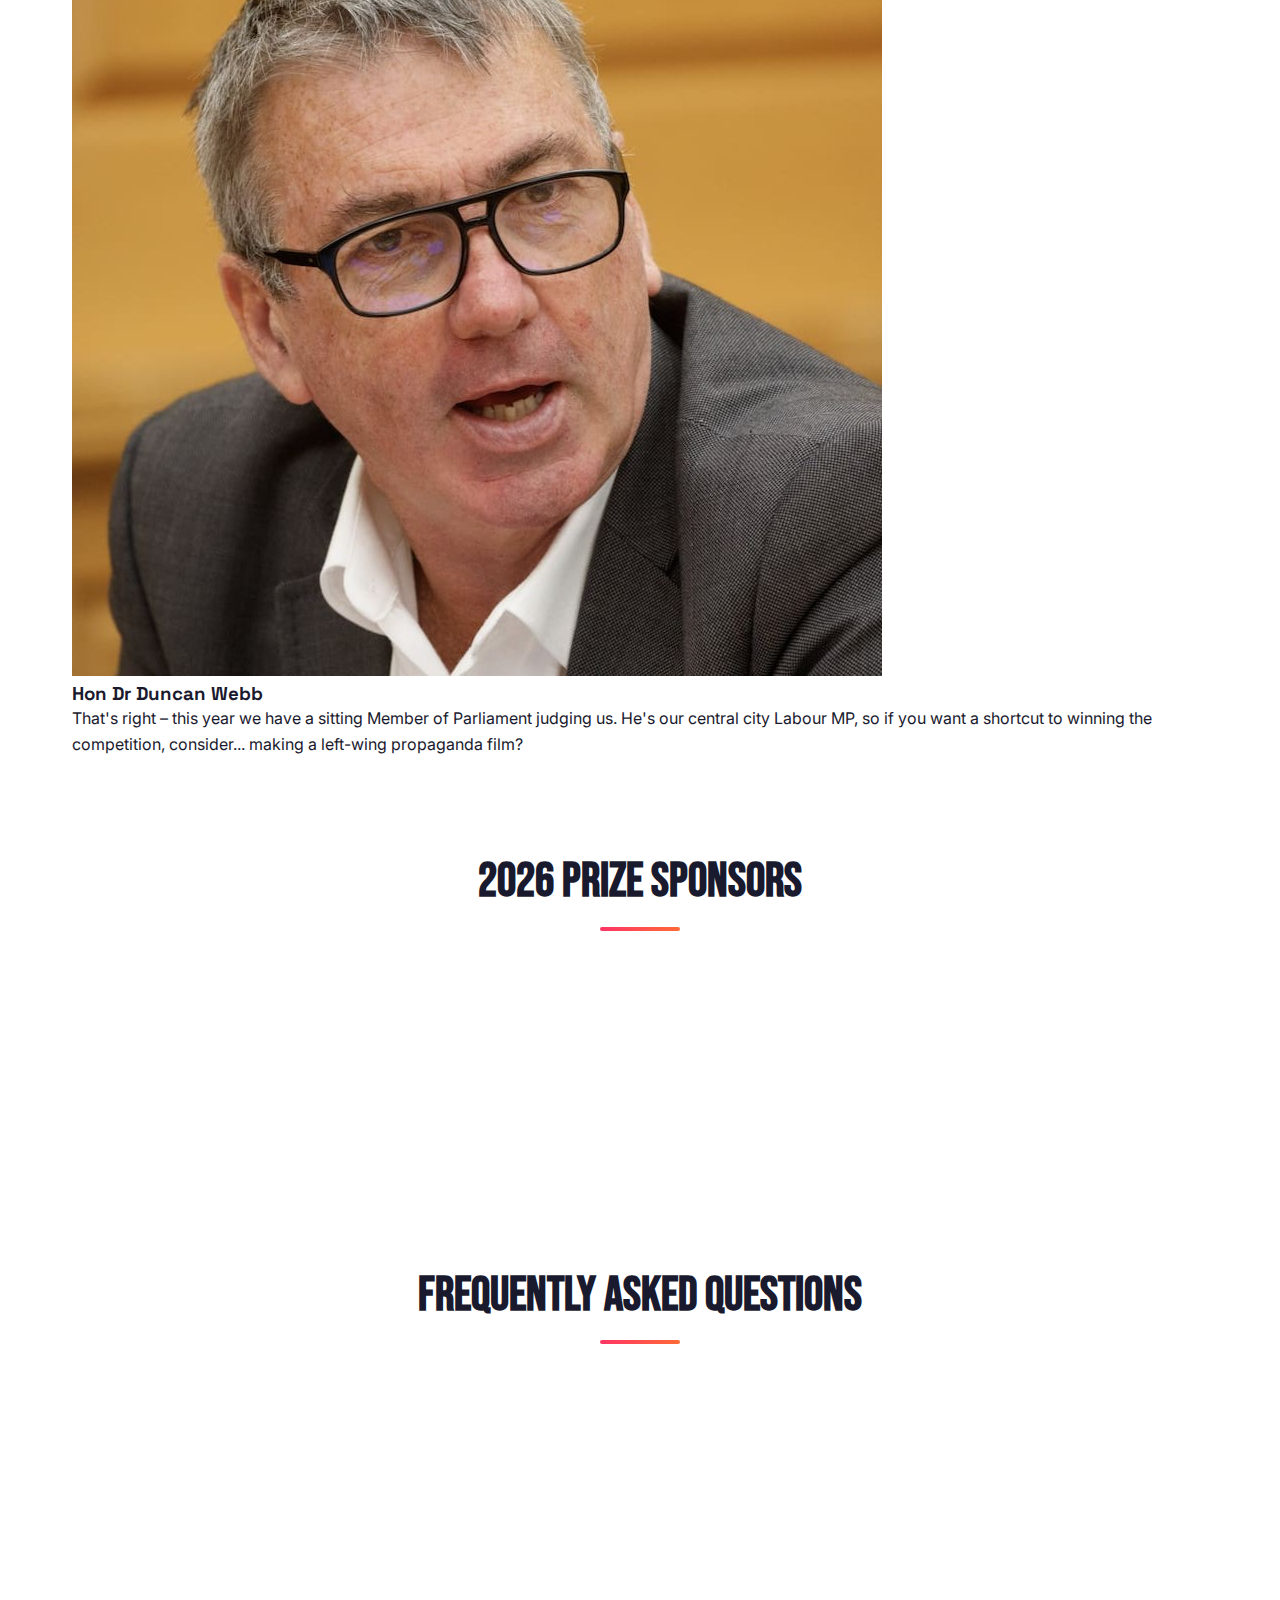
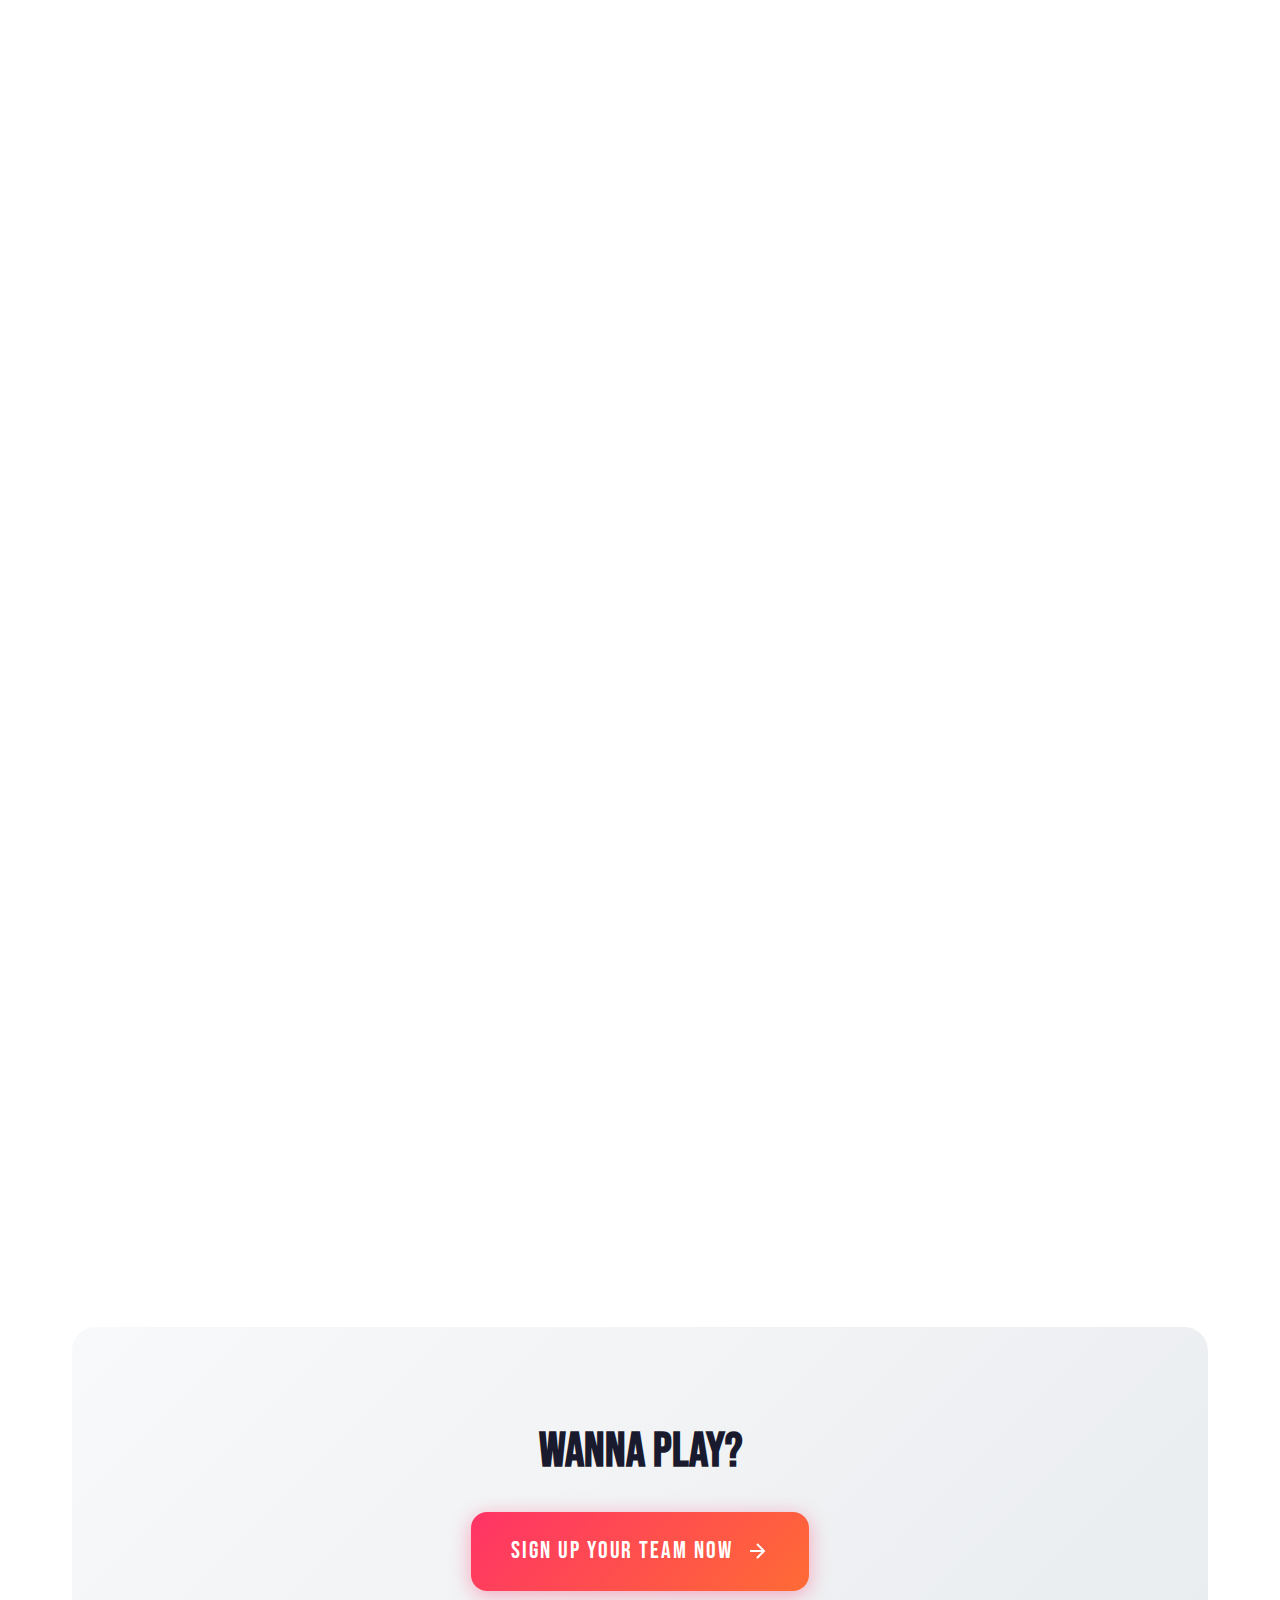
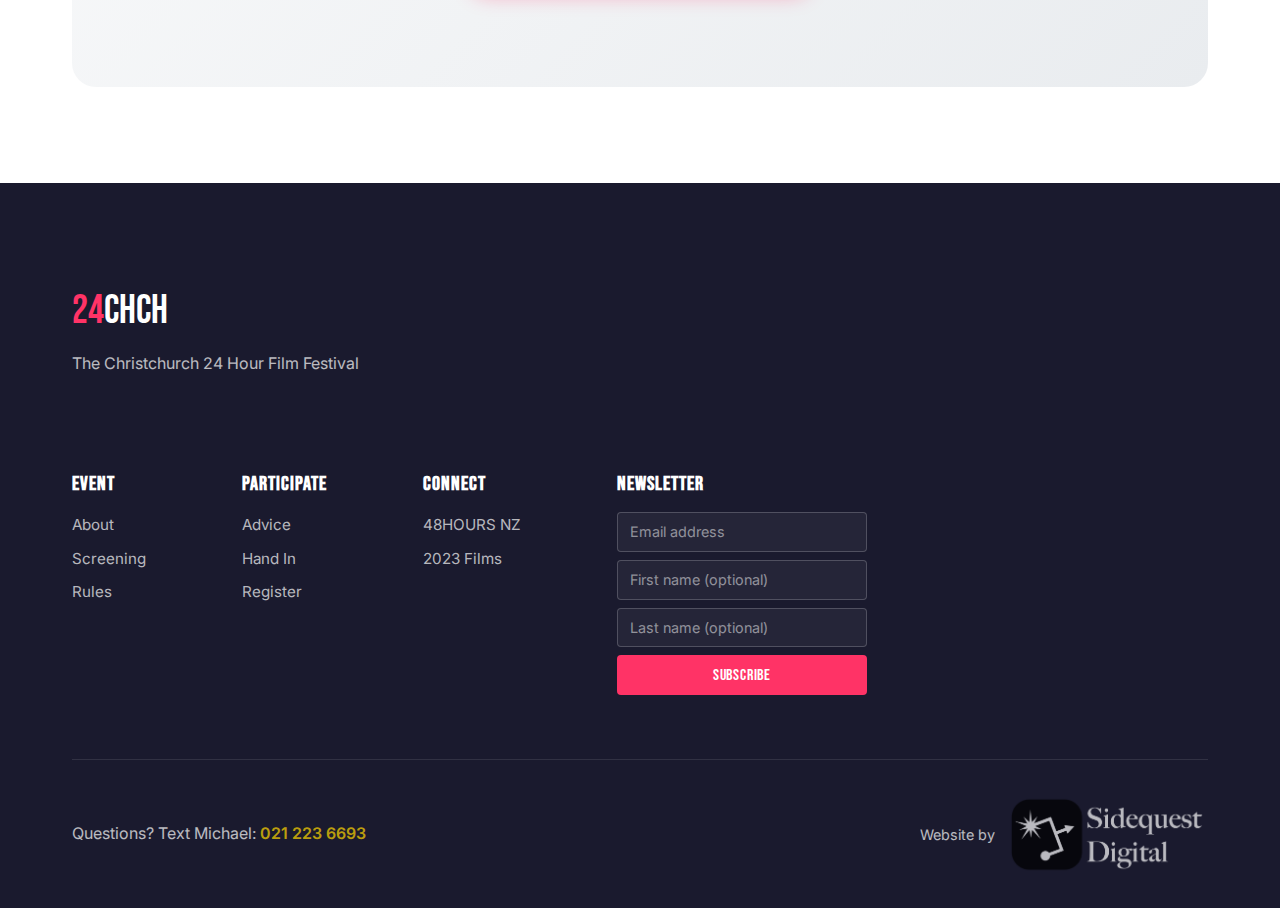
<file: about.html>
<!DOCTYPE html>
<html lang="en">
<head>
    <meta charset="UTF-8">
    <meta name="viewport" content="width=device-width, initial-scale=1.0">
    <title>About | 24CHCH - Christchurch 24 Hour Film Festival</title>
    <meta name="description" content="Learn about 24CHCH - Christchurch's 24 Hour Film Festival. How it works, what to expect, and everything you need to know.">
    <meta property="og:title" content="About | 24CHCH">
    <meta property="og:description" content="Learn about Christchurch's 24 Hour Film Festival. How it works and what to expect.">
    <link rel="canonical" href="https://24chch.nz/about">
    <link rel="preconnect" href="https://fonts.googleapis.com">
    <link rel="preconnect" href="https://fonts.gstatic.com" crossorigin>
    <link href="https://fonts.googleapis.com/css2?family=Bebas+Neue&family=Space+Grotesk:wght@400;500;600;700&family=Inter:wght@400;500;600&display=swap" rel="stylesheet">
    <link rel="stylesheet" href="styles.css">
    <link rel="icon" type="image/svg+xml" href="favicon.svg">
</head>
<body class="page-about">
    <!-- Navigation -->
    <nav class="main-nav">
        <a href="index.html" class="nav-logo">
            <span class="logo-24">24</span><span class="logo-chch">CHCH</span>
        </a>
        <button class="nav-toggle" aria-label="Toggle menu">
            <span></span>
            <span></span>
            <span></span>
        </button>
        <ul class="nav-links">
            <li><a href="index.html">Home</a></li>
            <li><a href="about.html" class="active">About</a></li>
            <li><a href="2023.html">2023 Films</a></li>
            <li><a href="screening.html">Screening</a></li>
            <li><a href="rules.html">Rules</a></li>
            <li><a href="advice.html">Advice</a></li>
            <li><a href="handin.html">Hand In</a></li>
            <li><a href="https://docs.google.com/forms/d/e/1FAIpQLScbwJp2_Lpm9lMBUN3vr_xrUQUIbqv9HYaf_0LnMmid-7J54g/viewform" target="_blank" class="nav-cta">Sign Up</a></li>
        </ul>
    </nav>

    <!-- Page Header -->
    <header class="page-header">
        <div class="container">
            <h1 class="page-title">Hey there! This is 24CHCH!</h1>
            <p class="page-subtitle">Everything you need to know about Christchurch's wildest filmmaking weekend</p>
        </div>
    </header>

    <!-- Main Content -->
    <main class="main-content">
        <div class="container">
            <!-- Highlight -->
            <div class="highlight-box">
                <p>You get 24 hours to make a short film (no longer than 3 minutes).</p>
            </div>

            <!-- Origin Story -->
            <section class="content-section">
                <h2 class="section-title">Our Origin Story!</h2>
                <div class="prose">
                    <p>With the <a href="https://48hours.co.nz/" target="_blank">48HOURS Film Festival</a> taking a hiatus in 2023, Christchurch decided to take matters into their own hands and run their very own film making competition!</p>
                    <p>Starting on November 10th at Little Andromeda, filmmakers of all levels gathered to create short films, each lasting no more than three minutes. The event concluded with an exciting screening the next day, showcasing the unique and creative stories that were brought to life in just one day.</p>
                    <p>The challenge of 24CHCH23 was to make a film that included three specific elements: "12 O'Clock," "Yellow," and "A Surprise." This encouraged filmmakers to be creative and think on their feet. The tight timeframe and these unique elements brought out the best in everyone, leading to a diverse array of films. It wasn't just about making films; it was about bringing together people who share a love for storytelling and filmmaking.</p>
                    <p>A massive thank you to Michael Bell and Scott Koorey for running the competition! And thanks to our sponsors for hosting and donating prizes.</p>
                </div>
            </section>

            <!-- Judges Section -->
            <section class="judges-section">
                <h2 class="section-title">2026 24CHCH Judges</h2>
                <div class="judges-grid">
                    <div class="judge-card">
                        <img src="assets/images/erin.jpg" alt="Dr Erin Harrington" class="judge-photo">
                        <h3>Dr Erin Harrington</h3>
                        <p>Erin is a prolific arts critic, writer and academic whose doctoral thesis is entitled: <em>Women, Monstrosity and Horror Film: Gynaehorror</em>. So if you want a shortcut to winning the competition, consider... making a gynaehorror film?</p>
                    </div>
                    <div class="judge-card">
                        <img src="assets/images/steve.jpg" alt="Steve Austin" class="judge-photo">
                        <h3>Steve Austin</h3>
                        <p>We couldn't afford Stone Cold Steve Austin, but we got the next best thing &ndash; a previous 48 Hours City Manager from prehistoric times when the competition first laid foot on the shores of te Waipounamu. We automatically assume Steve Austin is named after Stone Cold Steve Austin, so if you want a shortcut to winning the competition, consider... making a WWE film?</p>
                    </div>
                    <div class="judge-card">
                        <img src="assets/images/duncan.jpg" alt="Hon Dr Duncan Webb" class="judge-photo">
                        <h3>Hon Dr Duncan Webb</h3>
                        <p>That's right &ndash; this year we have a sitting Member of Parliament judging us. He's our central city Labour MP, so if you want a shortcut to winning the competition, consider... making a left-wing propaganda film?</p>
                    </div>
                </div>
            </section>

            <!-- Prize Sponsors Section -->
            <section class="sponsors-section">
                <h2 class="section-title">2026 Prize Sponsors</h2>
                <div class="sponsors-grid">
                    <div class="sponsor-card">
                        <img src="assets/images/readingcinemas.png" alt="Reading Cinemas" class="sponsor-logo">
                    </div>
                    <div class="sponsor-card">
                        <img src="assets/images/littleandromeda.png" alt="Little Andromeda" class="sponsor-logo">
                    </div>
                    <div class="sponsor-card">
                        <img src="assets/images/comedyclub.png" alt="Comedy Club" class="sponsor-logo">
                    </div>
                </div>
            </section>

            <!-- FAQ Section -->
            <section class="faq-section">
                <h2 class="section-title">Frequently Asked Questions</h2>

                <div class="faq-grid">
                    <div class="faq-item">
                        <h3>When is this happening?</h3>
                        <p><strong>Friday 27th and Saturday 28th March 2026</strong></p>
                    </div>

                    <div class="faq-item">
                        <h3>I'm interested! Tell me more!</h3>
                        <p>All you need is just one day's commitment to make a movie, celebrate local filmmaking, and get to hang out with this awesome Christchurch community.</p>
                    </div>

                    <div class="faq-item">
                        <h3>How much does it cost?</h3>
                        <p>Nothing! It's absolutely free to enter. The only cost will be a small amount ($15, or $5 concession) for tickets to the screening. And a USB memory stick, but I'm sure you can find one down the back of your computer desk and we'll give it back at the end of the night.</p>
                    </div>

                    <div class="faq-item">
                        <h3>Will there be required elements for the film?</h3>
                        <p>At the launch, there will be three required elements given which you have to include in your short film.</p>
                        <p><strong>There are no assigned genres, make whatever film you like!</strong></p>
                    </div>

                    <div class="faq-item">
                        <h3>I'm in! Where do I sign up?</h3>
                        <p>Go to the front page of this website to register interest! And we'll notify all registered people closer to the time to confirm your entry!</p>
                        <p>This event is intended specifically for the Christchurch community, and the in-person aspects of the event (i.e. launch, hand-in, screening and awards) are a big part of what it's all about.</p>
                        <p>That said, if you're from Christchurch or the general Canterbury area (or at least have some meaningful connection to the place) and you want to participate but you'll be out-of-town on the weekend in question, you are most welcome to get involved remotely. We will consider out-of-town registrations on a case-by-case basis.</p>
                    </div>

                    <div class="faq-item">
                        <h3>Are the 48Hours organisers okay with this?</h3>
                        <p>Yes! This is an Ōtautahi organised event with the blessing of our gorilla filmmaking overlords in Te Ika-a-Māui. And who knows, maybe this could be a 'gateway drug' for introducing new budding CHCH filmmakers to the wonderful world of 48Hours…</p>
                    </div>

                    <div class="faq-item">
                        <h3>I've done 48Hours before - will this be pretty much the same?</h3>
                        <p><strong>Yes:</strong> you're on a deadline, you've got elements to include, you probably won't get much sleep.</p>
                        <p><strong>No:</strong> it's half the time for starters, and that's a pretty huge difference. Also, no official judging, and the rules are maybe a bit more bendy than 48Hours. Less competition, more yay let's make a film and show it to friends.</p>
                    </div>

                    <div class="faq-item">
                        <h3>I've never done 48Hours before!</h3>
                        <p>Great! In that case, ignore most of what we've just rambled on about comparing this event to 48Hours in the previous answers. We welcome all spring chickens into the fold.</p>
                    </div>
                </div>
            </section>

            <!-- CTA -->
            <section class="cta-section">
                <h2>Wanna play?</h2>
                <a href="https://docs.google.com/forms/d/e/1FAIpQLScbwJp2_Lpm9lMBUN3vr_xrUQUIbqv9HYaf_0LnMmid-7J54g/viewform" target="_blank" class="cta-button">
                    <span class="cta-text">SIGN UP YOUR TEAM NOW</span>
                    <svg class="cta-arrow" width="24" height="24" viewBox="0 0 24 24" fill="none" stroke="currentColor" stroke-width="2">
                        <path d="M5 12h14M12 5l7 7-7 7"/>
                    </svg>
                </a>
            </section>
        </div>
    </main>

    <!-- Footer -->
    <footer class="footer">
        <div class="container">
            <div class="footer-main">
                <div class="footer-brand">
                    <div class="footer-logo">
                        <span class="logo-24">24</span><span class="logo-chch">CHCH</span>
                    </div>
                    <p class="footer-tagline">The Christchurch 24 Hour Film Festival</p>
                </div>
                <div class="footer-nav">
                    <div class="footer-col">
                        <h4>Event</h4>
                        <ul>
                            <li><a href="about.html">About</a></li>
                            <li><a href="screening.html">Screening</a></li>
                            <li><a href="rules.html">Rules</a></li>
                        </ul>
                    </div>
                    <div class="footer-col">
                        <h4>Participate</h4>
                        <ul>
                            <li><a href="advice.html">Advice</a></li>
                            <li><a href="handin.html">Hand In</a></li>
                            <li><a href="https://docs.google.com/forms/d/e/1FAIpQLScbwJp2_Lpm9lMBUN3vr_xrUQUIbqv9HYaf_0LnMmid-7J54g/viewform" target="_blank">Register</a></li>
                        </ul>
                    </div>
                    <div class="footer-col">
                        <h4>Connect</h4>
                        <ul>
                            <li><a href="https://48hours.co.nz/" target="_blank">48HOURS NZ</a></li>
                            <li><a href="2023.html">2023 Films</a></li>
                        </ul>
                    </div>
                    <div class="footer-newsletter">
                        <h4>Newsletter</h4>
                        <form
                            action="https://littleandromeda.us20.list-manage.com/subscribe/post?u=ccb43a114d92368830ceaf9db&id=3b07e0cd95"
                            method="post"
                            target="_blank"
                            novalidate
                            class="newsletter-form"
                        >
                            <input type="email" name="EMAIL" placeholder="Email address" required>
                            <input type="text" name="FNAME" placeholder="First name (optional)">
                            <input type="text" name="LNAME" placeholder="Last name (optional)">
                            <div style="position:absolute; left:-5000px;" aria-hidden="true">
                                <input type="text" name="b_ccb43a114d92368830ceaf9db_3b07e0cd95" tabindex="-1" value="">
                            </div>
                            <button type="submit">Subscribe</button>
                        </form>
                    </div>
                </div>
            </div>
            <div class="footer-bottom">
                <div class="footer-contact">
                    <p>Questions? Text Michael: <strong>021 223 6693</strong></p>
                </div>
                <div class="footer-credit">
                    <span>Website by</span>
                    <a href="https://sidequestdigital.co.nz/" target="_blank" class="credit-link">
                        <img src="assets/images/sidequest.png" alt="Sidequest Digital" class="credit-logo-large">
                    </a>
                </div>
            </div>
        </div>
    </footer>

    <script src="script.js"></script>
</body>
</html>
</file>
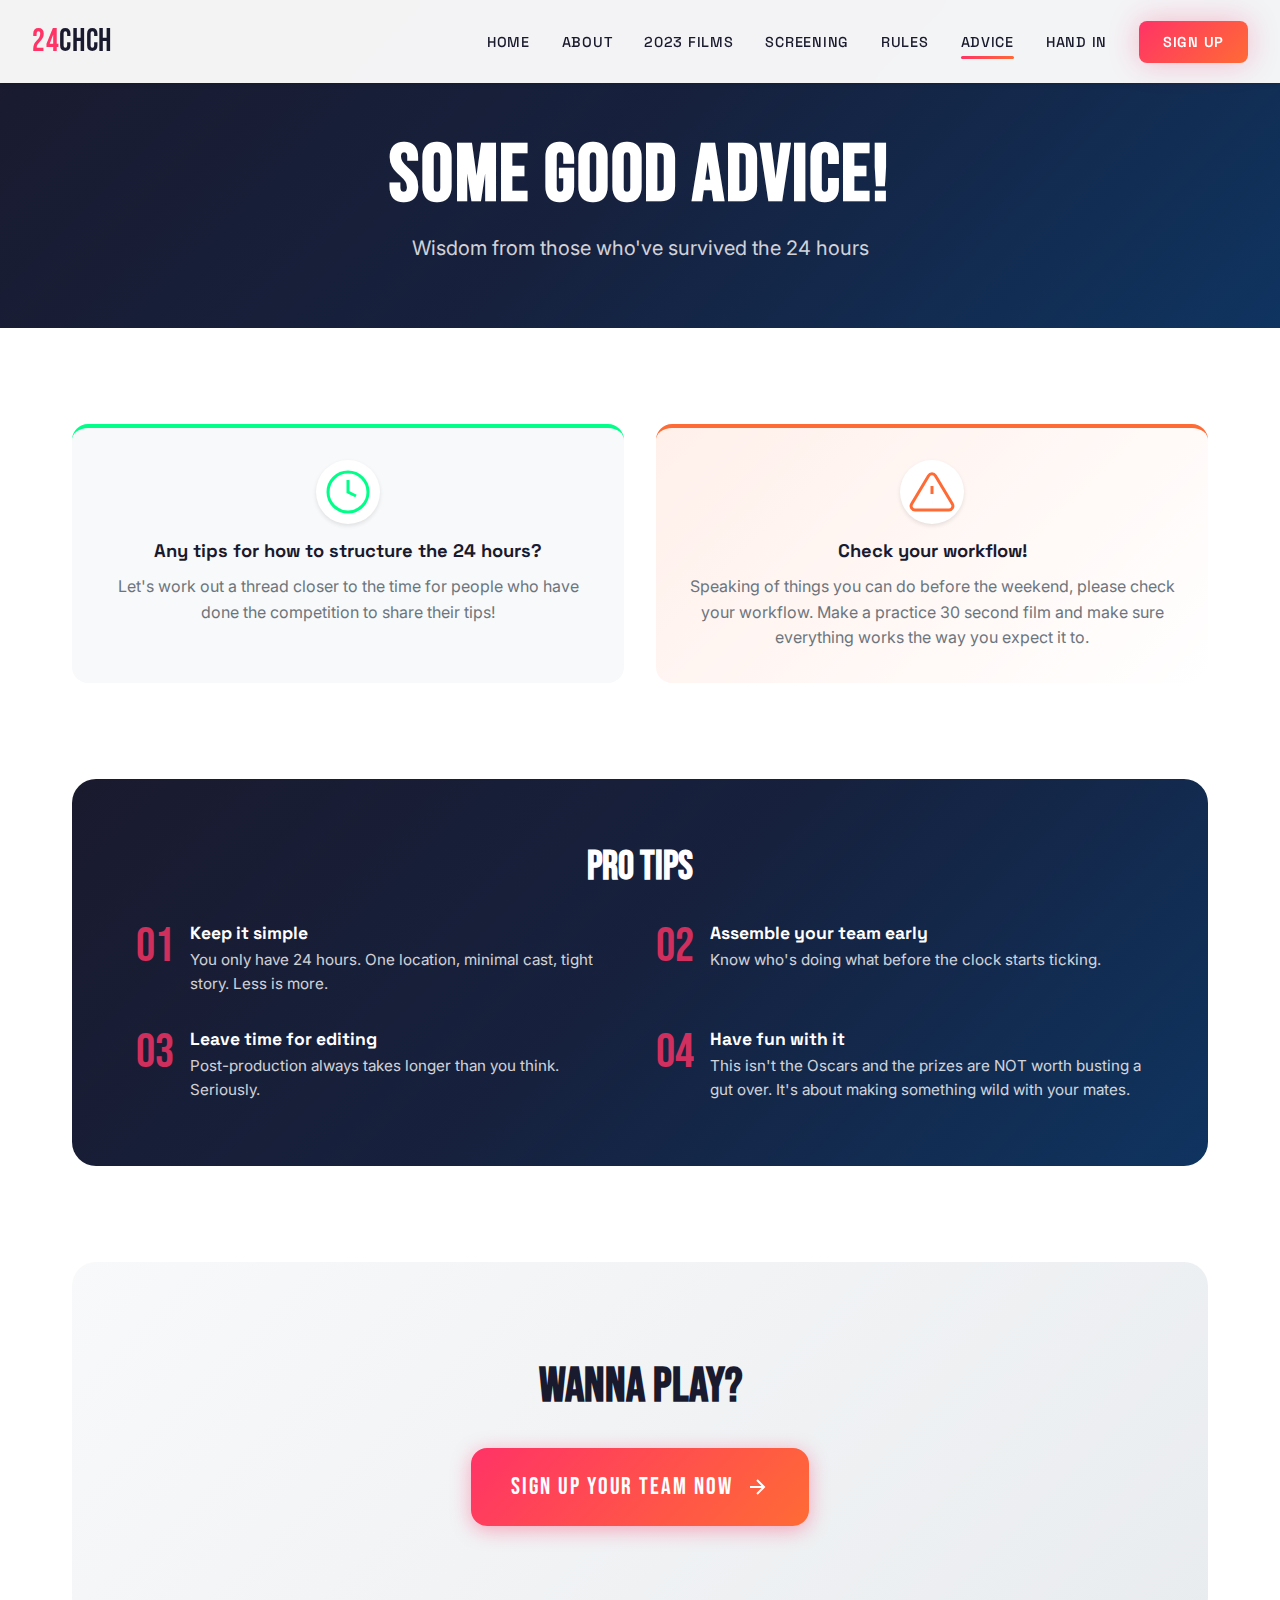
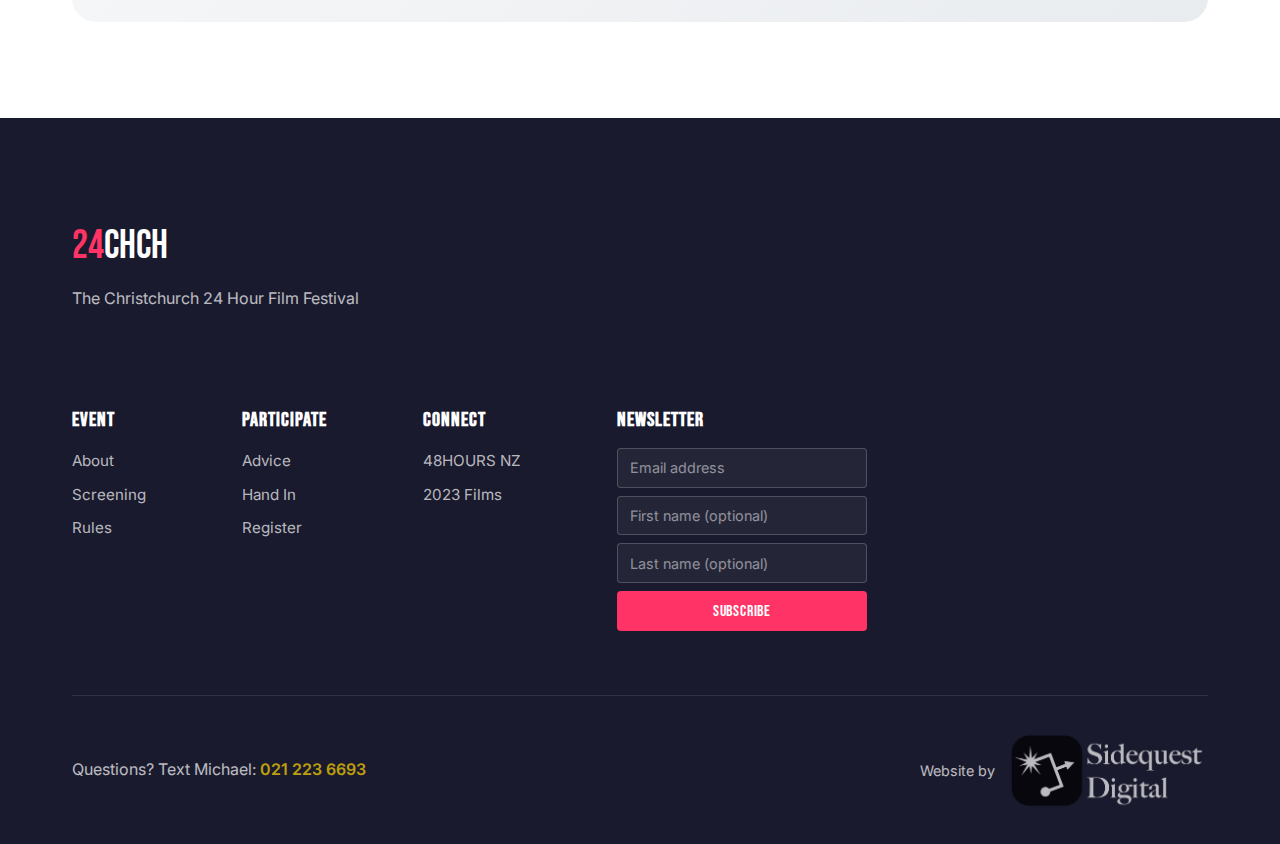
<file: advice.html>
<!DOCTYPE html>
<html lang="en">
<head>
    <meta charset="UTF-8">
    <meta name="viewport" content="width=device-width, initial-scale=1.0">
    <title>Advice | 24CHCH - Christchurch 24 Hour Film Festival</title>
    <meta name="description" content="Tips and advice for making your 24CHCH film. Expert guidance for the Christchurch 24 Hour Film Festival.">
    <meta property="og:title" content="Advice | 24CHCH">
    <meta property="og:description" content="Tips and advice for making your 24 hour film competition entry.">
    <link rel="canonical" href="https://24chch.nz/advice">
    <link rel="preconnect" href="https://fonts.googleapis.com">
    <link rel="preconnect" href="https://fonts.gstatic.com" crossorigin>
    <link href="https://fonts.googleapis.com/css2?family=Bebas+Neue&family=Space+Grotesk:wght@400;500;600;700&family=Inter:wght@400;500;600&display=swap" rel="stylesheet">
    <link rel="stylesheet" href="styles.css">
    <meta property="og:image" content="https://24chch.nz/assets/images/og-image.png">
    <meta property="og:image:width" content="1200">
    <meta property="og:image:height" content="630">
    <meta name="twitter:card" content="summary_large_image">
    <meta name="twitter:image" content="https://24chch.nz/assets/images/og-image.png">
    <link rel="icon" type="image/svg+xml" href="favicon.svg">
</head>
<body class="page-advice">
    <!-- Navigation -->
    <nav class="main-nav">
        <a href="index.html" class="nav-logo">
            <span class="logo-24">24</span><span class="logo-chch">CHCH</span>
        </a>
        <button class="nav-toggle" aria-label="Toggle menu">
            <span></span>
            <span></span>
            <span></span>
        </button>
        <ul class="nav-links">
            <li><a href="index.html">Home</a></li>
            <li><a href="about.html">About</a></li>
            <li><a href="2023.html">2023 Films</a></li>
            <li><a href="screening.html">Screening</a></li>
            <li><a href="rules.html">Rules</a></li>
            <li><a href="advice.html" class="active">Advice</a></li>
            <li><a href="handin.html">Hand In</a></li>
            <li><a href="https://docs.google.com/forms/d/e/1FAIpQLScbwJp2_Lpm9lMBUN3vr_xrUQUIbqv9HYaf_0LnMmid-7J54g/viewform" target="_blank" class="nav-cta">Sign Up</a></li>
        </ul>
    </nav>

    <!-- Page Header -->
    <header class="page-header">
        <div class="container">
            <h1 class="page-title">Some good advice!</h1>
            <p class="page-subtitle">Wisdom from those who've survived the 24 hours</p>
        </div>
    </header>

    <!-- Main Content -->
    <main class="main-content">
        <div class="container">
            <section class="advice-section">
                <div class="advice-grid">
                    <div class="advice-card">
                        <div class="advice-icon">
                            <svg width="48" height="48" viewBox="0 0 24 24" fill="none" stroke="currentColor" stroke-width="1.5">
                                <circle cx="12" cy="12" r="10"/>
                                <path d="M12 6v6l4 2"/>
                            </svg>
                        </div>
                        <h3>Any tips for how to structure the 24 hours?</h3>
                        <p>Let's work out a thread closer to the time for people who have done the competition to share their tips!</p>
                    </div>

                    <div class="advice-card important">
                        <div class="advice-icon">
                            <svg width="48" height="48" viewBox="0 0 24 24" fill="none" stroke="currentColor" stroke-width="1.5">
                                <path d="M10.29 3.86L1.82 18a2 2 0 0 0 1.71 3h16.94a2 2 0 0 0 1.71-3L13.71 3.86a2 2 0 0 0-3.42 0z"/>
                                <line x1="12" y1="9" x2="12" y2="13"/>
                                <line x1="12" y1="17" x2="12.01" y2="17"/>
                            </svg>
                        </div>
                        <h3>Check your workflow!</h3>
                        <p>Speaking of things you can do before the weekend, please check your workflow. Make a practice 30 second film and make sure everything works the way you expect it to.</p>
                    </div>
                </div>

                <div class="pro-tips">
                    <h2>Pro Tips</h2>
                    <div class="tips-list">
                        <div class="tip">
                            <span class="tip-number">01</span>
                            <div class="tip-content">
                                <h4>Keep it simple</h4>
                                <p>You only have 24 hours. One location, minimal cast, tight story. Less is more.</p>
                            </div>
                        </div>
                        <div class="tip">
                            <span class="tip-number">02</span>
                            <div class="tip-content">
                                <h4>Assemble your team early</h4>
                                <p>Know who's doing what before the clock starts ticking.</p>
                            </div>
                        </div>
                        <div class="tip">
                            <span class="tip-number">03</span>
                            <div class="tip-content">
                                <h4>Leave time for editing</h4>
                                <p>Post-production always takes longer than you think. Seriously.</p>
                            </div>
                        </div>
                        <div class="tip">
                            <span class="tip-number">04</span>
                            <div class="tip-content">
                                <h4>Have fun with it</h4>
                                <p>This isn't the Oscars and the prizes are NOT worth busting a gut over. It's about making something wild with your mates.</p>
                            </div>
                        </div>
                    </div>
                </div>
            </section>

            <!-- CTA -->
            <section class="cta-section">
                <h2>Wanna play?</h2>
                <a href="https://docs.google.com/forms/d/e/1FAIpQLScbwJp2_Lpm9lMBUN3vr_xrUQUIbqv9HYaf_0LnMmid-7J54g/viewform" target="_blank" class="cta-button">
                    <span class="cta-text">SIGN UP YOUR TEAM NOW</span>
                    <svg class="cta-arrow" width="24" height="24" viewBox="0 0 24 24" fill="none" stroke="currentColor" stroke-width="2">
                        <path d="M5 12h14M12 5l7 7-7 7"/>
                    </svg>
                </a>
            </section>
        </div>
    </main>

    <!-- Footer -->
    <footer class="footer">
        <div class="container">
            <div class="footer-main">
                <div class="footer-brand">
                    <div class="footer-logo">
                        <span class="logo-24">24</span><span class="logo-chch">CHCH</span>
                    </div>
                    <p class="footer-tagline">The Christchurch 24 Hour Film Festival</p>
                </div>
                <div class="footer-nav">
                    <div class="footer-col">
                        <h4>Event</h4>
                        <ul>
                            <li><a href="about.html">About</a></li>
                            <li><a href="screening.html">Screening</a></li>
                            <li><a href="rules.html">Rules</a></li>
                        </ul>
                    </div>
                    <div class="footer-col">
                        <h4>Participate</h4>
                        <ul>
                            <li><a href="advice.html">Advice</a></li>
                            <li><a href="handin.html">Hand In</a></li>
                            <li><a href="https://docs.google.com/forms/d/e/1FAIpQLScbwJp2_Lpm9lMBUN3vr_xrUQUIbqv9HYaf_0LnMmid-7J54g/viewform" target="_blank">Register</a></li>
                        </ul>
                    </div>
                    <div class="footer-col">
                        <h4>Connect</h4>
                        <ul>
                            <li><a href="https://48hours.co.nz/" target="_blank">48HOURS NZ</a></li>
                            <li><a href="2023.html">2023 Films</a></li>
                        </ul>
                    </div>
                    <div class="footer-newsletter">
                        <h4>Newsletter</h4>
                        <form
                            action="https://littleandromeda.us20.list-manage.com/subscribe/post?u=ccb43a114d92368830ceaf9db&id=3b07e0cd95"
                            method="post"
                            target="_blank"
                            novalidate
                            class="newsletter-form"
                        >
                            <input type="email" name="EMAIL" placeholder="Email address" required>
                            <input type="text" name="FNAME" placeholder="First name (optional)">
                            <input type="text" name="LNAME" placeholder="Last name (optional)">
                            <div style="position:absolute; left:-5000px;" aria-hidden="true">
                                <input type="text" name="b_ccb43a114d92368830ceaf9db_3b07e0cd95" tabindex="-1" value="">
                            </div>
                            <button type="submit">Subscribe</button>
                        </form>
                    </div>
                </div>
            </div>
            <div class="footer-bottom">
                <div class="footer-contact">
                    <p>Questions? Text Michael: <strong>021 223 6693</strong></p>
                </div>
                <div class="footer-credit">
                    <span>Website by</span>
                    <a href="https://sidequestdigital.co.nz/" target="_blank" class="credit-link">
                        <img src="assets/images/sidequest.png" alt="Sidequest Digital" class="credit-logo-large">
                    </a>
                </div>
            </div>
        </div>
    </footer>

    <script src="script.js"></script>
</body>
</html>
</file>
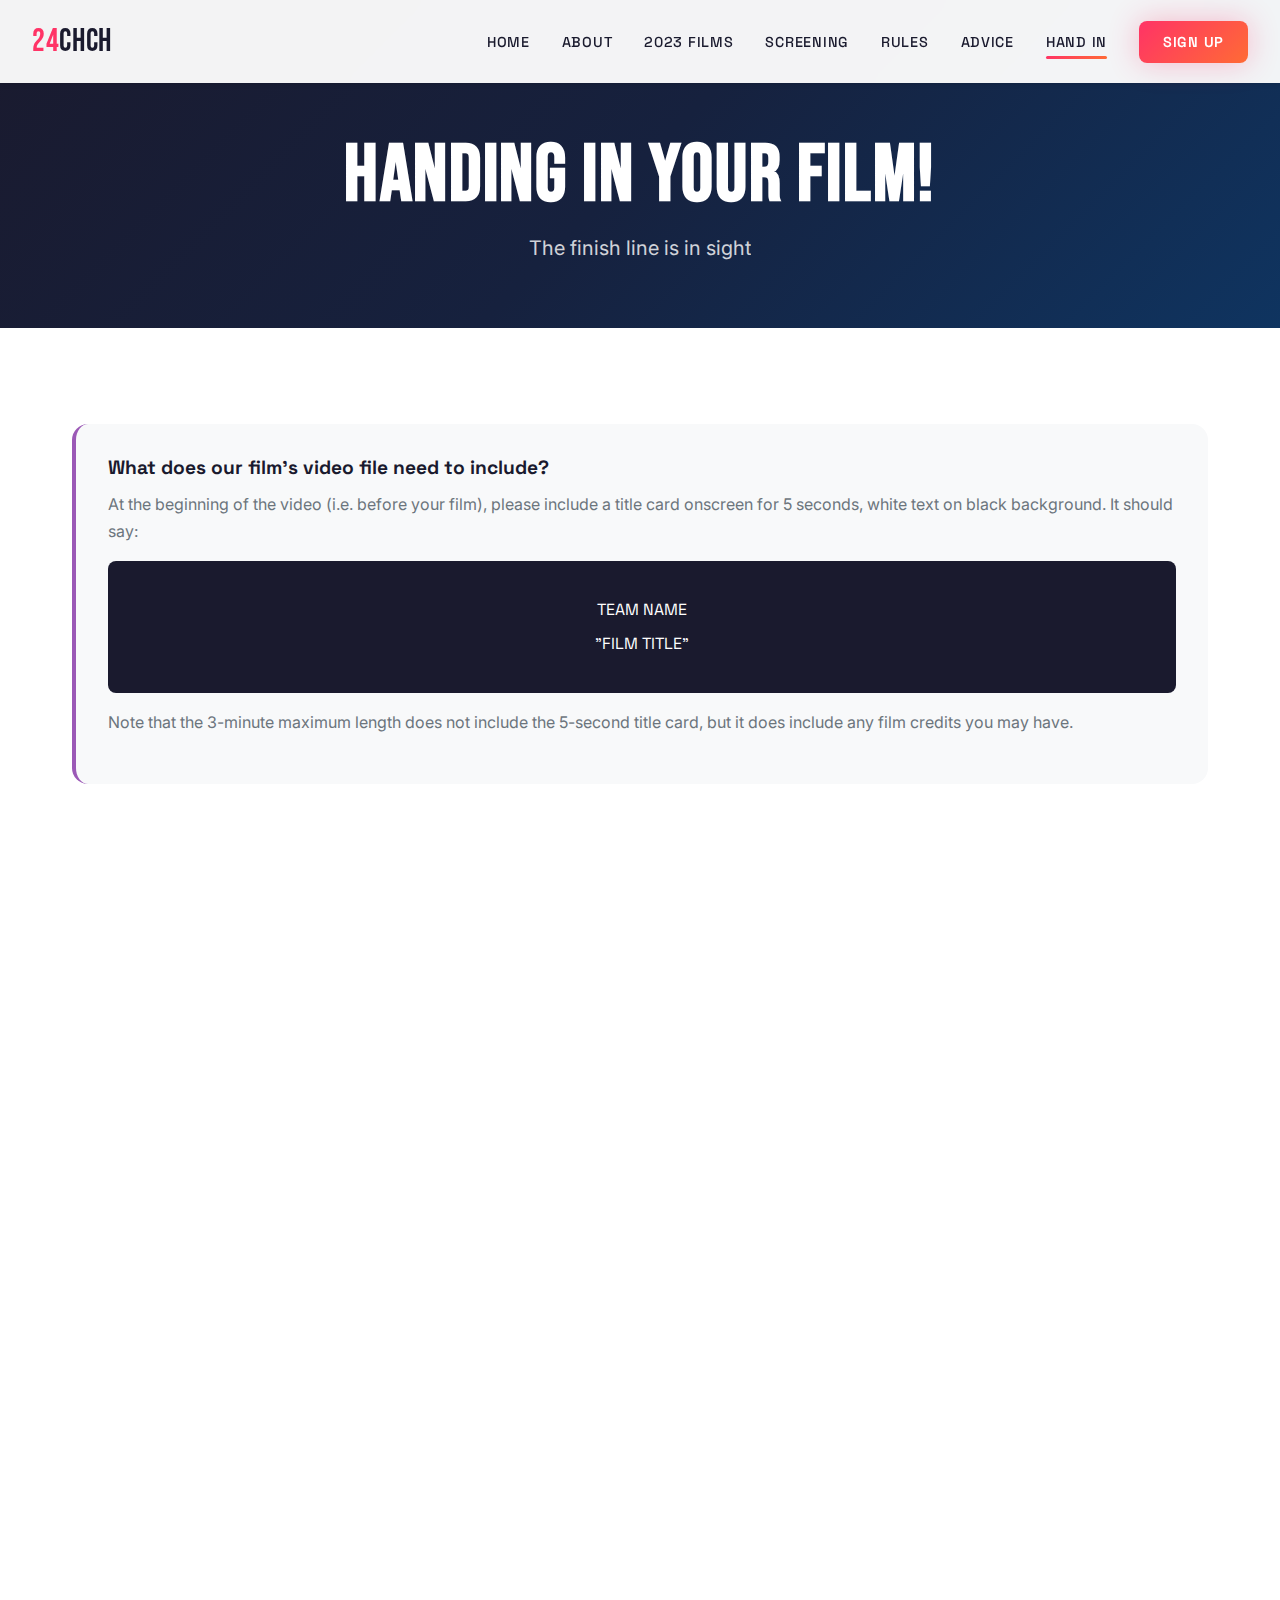
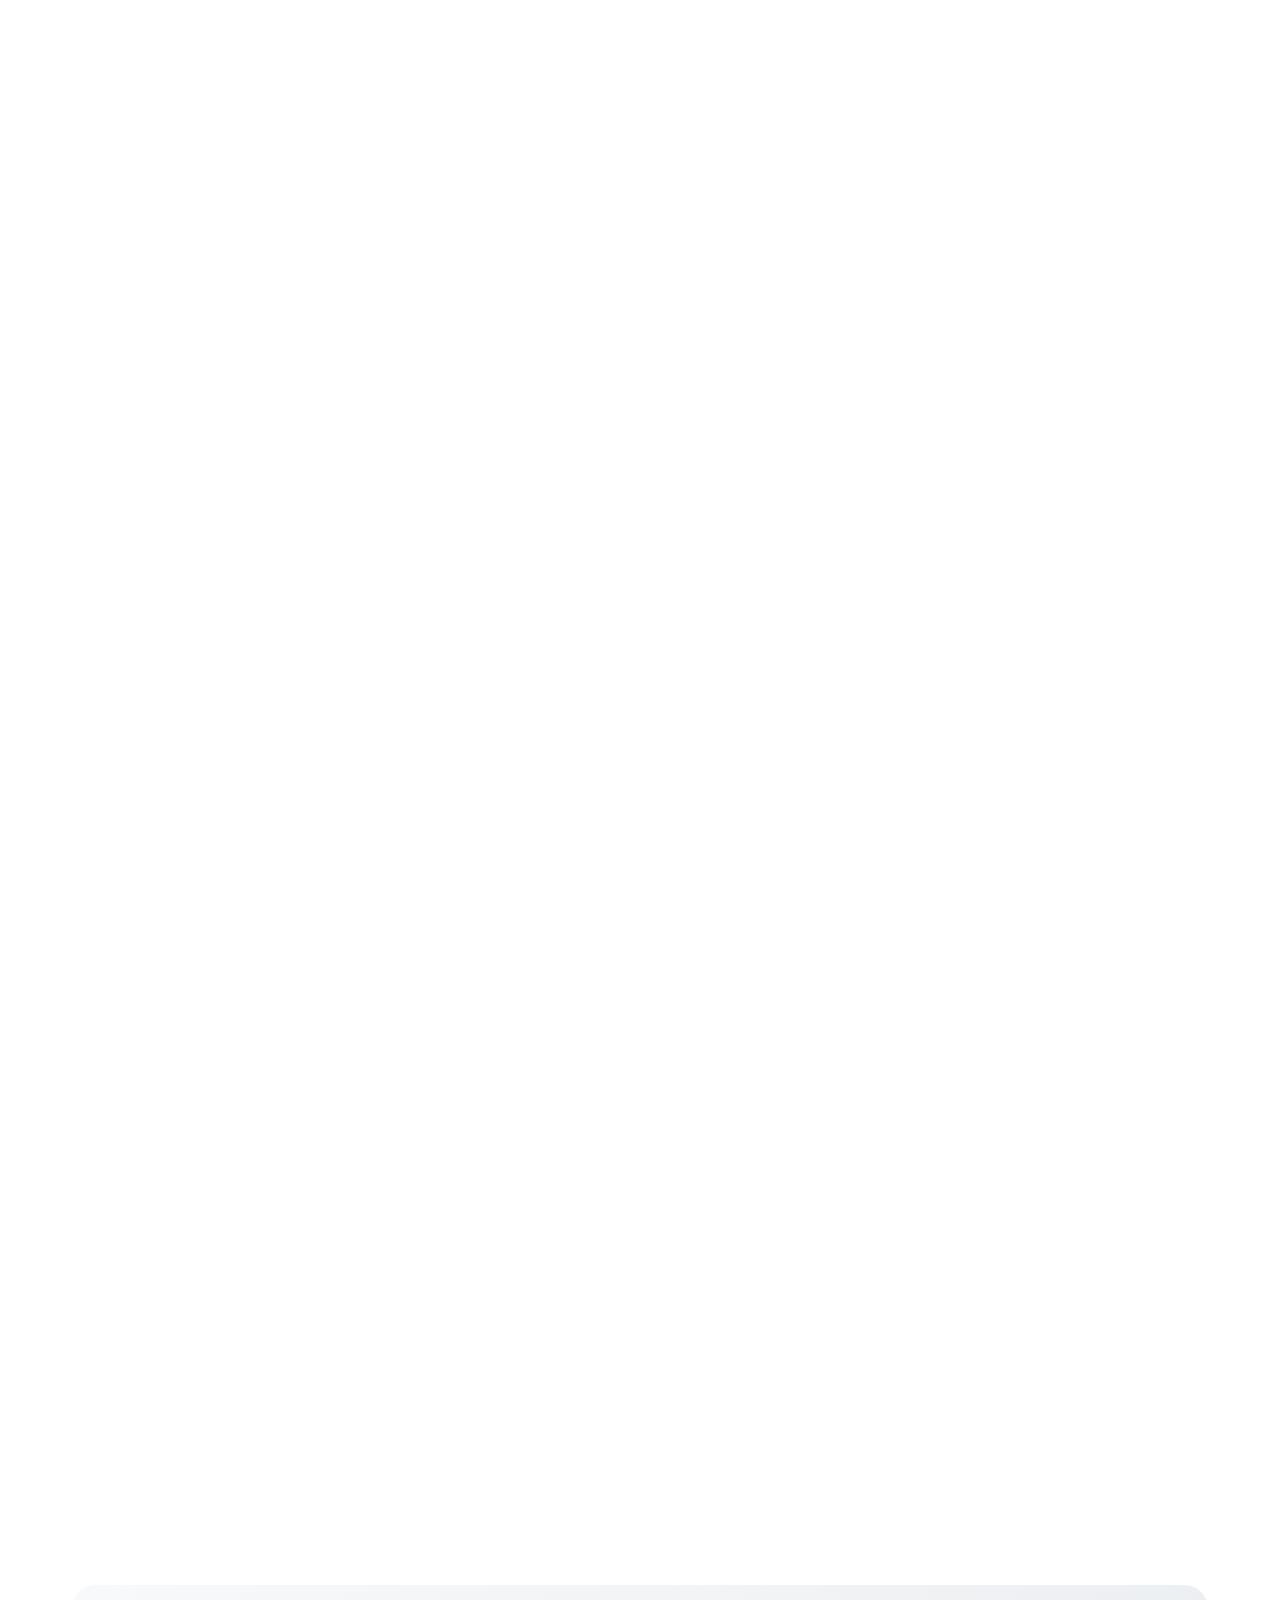
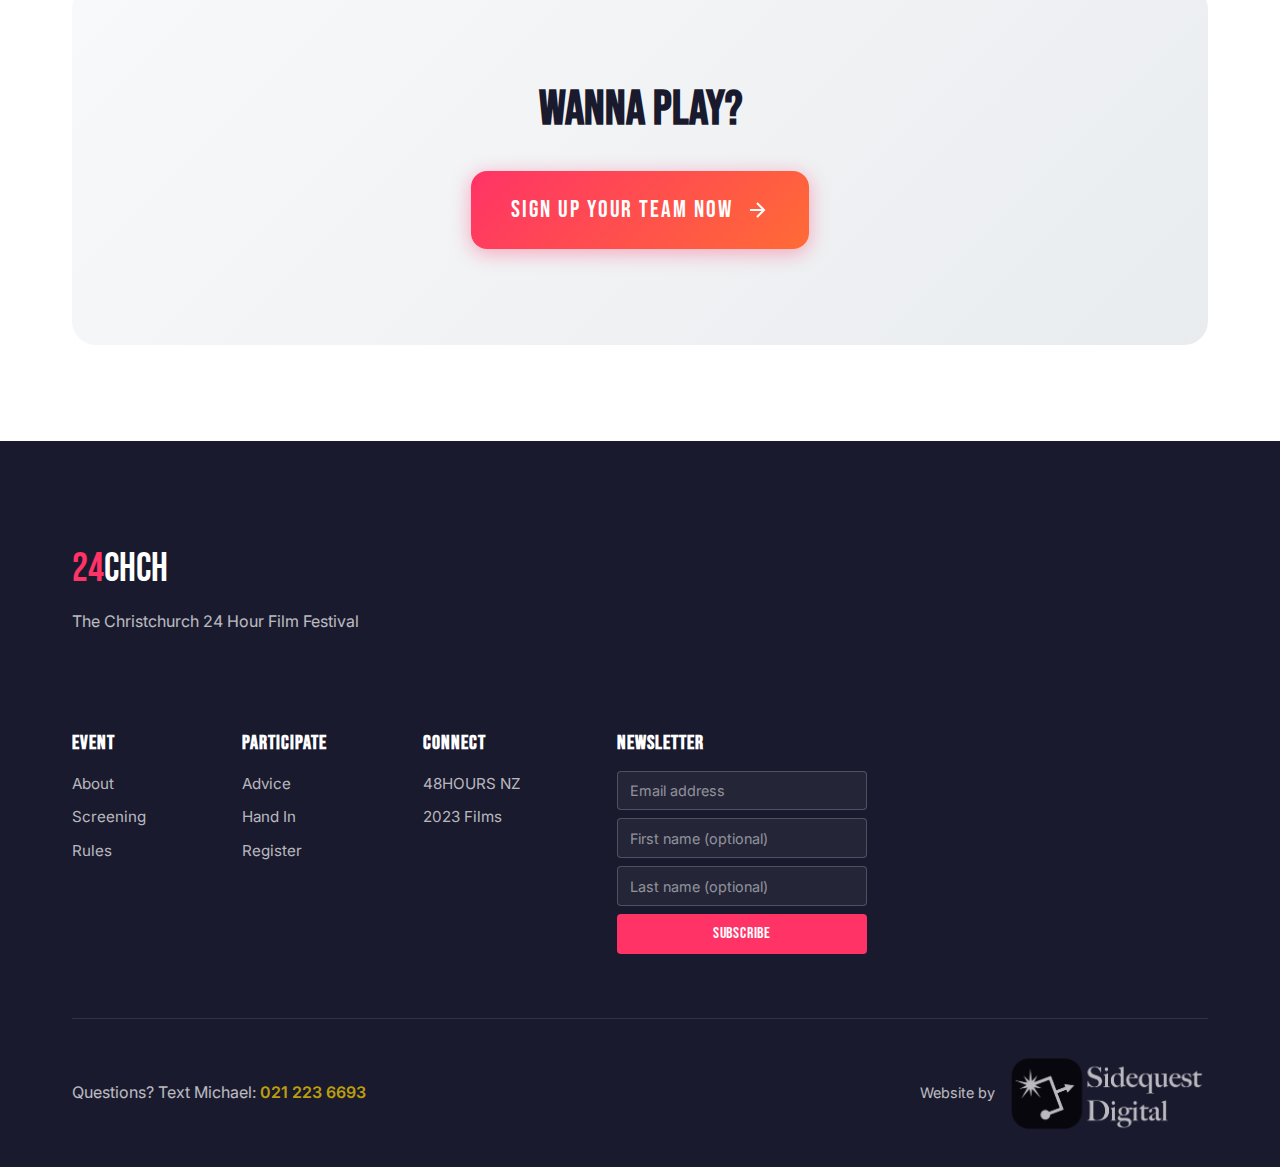
<file: handin.html>
<!DOCTYPE html>
<html lang="en">
<head>
    <meta charset="UTF-8">
    <meta name="viewport" content="width=device-width, initial-scale=1.0">
    <title>Hand In | 24CHCH - Christchurch 24 Hour Film Festival</title>
    <meta name="description" content="How to submit your film for 24CHCH. File formats, naming conventions, and hand-in details for the Christchurch 24 Hour Film Festival.">
    <meta property="og:title" content="Hand In | 24CHCH">
    <meta property="og:description" content="How to submit your film for the Christchurch 24 Hour Film Festival.">
    <link rel="canonical" href="https://24chch.nz/handin">
    <link rel="preconnect" href="https://fonts.googleapis.com">
    <link rel="preconnect" href="https://fonts.gstatic.com" crossorigin>
    <link href="https://fonts.googleapis.com/css2?family=Bebas+Neue&family=Space+Grotesk:wght@400;500;600;700&family=Inter:wght@400;500;600&display=swap" rel="stylesheet">
    <link rel="stylesheet" href="styles.css">
    <meta property="og:image" content="https://24chch.nz/assets/images/og-image.png">
    <meta property="og:image:width" content="1200">
    <meta property="og:image:height" content="630">
    <meta name="twitter:card" content="summary_large_image">
    <meta name="twitter:image" content="https://24chch.nz/assets/images/og-image.png">
    <link rel="icon" type="image/svg+xml" href="favicon.svg">
</head>
<body class="page-handin">
    <!-- Navigation -->
    <nav class="main-nav">
        <a href="index.html" class="nav-logo">
            <span class="logo-24">24</span><span class="logo-chch">CHCH</span>
        </a>
        <button class="nav-toggle" aria-label="Toggle menu">
            <span></span>
            <span></span>
            <span></span>
        </button>
        <ul class="nav-links">
            <li><a href="index.html">Home</a></li>
            <li><a href="about.html">About</a></li>
            <li><a href="2023.html">2023 Films</a></li>
            <li><a href="screening.html">Screening</a></li>
            <li><a href="rules.html">Rules</a></li>
            <li><a href="advice.html">Advice</a></li>
            <li><a href="handin.html" class="active">Hand In</a></li>
            <li><a href="https://docs.google.com/forms/d/e/1FAIpQLScbwJp2_Lpm9lMBUN3vr_xrUQUIbqv9HYaf_0LnMmid-7J54g/viewform" target="_blank" class="nav-cta">Sign Up</a></li>
        </ul>
    </nav>

    <!-- Page Header -->
    <header class="page-header">
        <div class="container">
            <h1 class="page-title">Handing in your film!</h1>
            <p class="page-subtitle">The finish line is in sight</p>
        </div>
    </header>

    <!-- Main Content -->
    <main class="main-content">
        <div class="container">
            <section class="handin-section">
                <div class="handin-list">
                    <div class="handin-item">
                        <h3>What does our film's video file need to include?</h3>
                        <p>At the beginning of the video (i.e. before your film), please include a title card onscreen for 5 seconds, white text on black background. It should say:</p>
                        <div class="title-card-example">
                            <span>TEAM NAME</span>
                            <span>"FILM TITLE"</span>
                        </div>
                        <p>Note that the 3-minute maximum length does not include the 5-second title card, but it does include any film credits you may have.</p>
                    </div>

                    <div class="handin-item">
                        <h3>What file and video format should we submit in?</h3>
                        <p>We'll do our best to make anything play for the screening, but please make our jobs easier by not handing in weird and obscure video file formats.</p>
                        <p><strong>Our preferred format is the same as the 48Hours competition format:</strong></p>
                        <div class="specs-grid">
                            <div class="spec">
                                <span class="spec-label">Codec</span>
                                <span class="spec-value">H.264 (mp4)</span>
                            </div>
                            <div class="spec">
                                <span class="spec-label">Resolution</span>
                                <span class="spec-value">1920x1080 (Full HD)</span>
                            </div>
                            <div class="spec">
                                <span class="spec-label">Video Bitrate</span>
                                <span class="spec-value">10Mbps avg (12Mbps max)</span>
                            </div>
                            <div class="spec">
                                <span class="spec-label">Audio</span>
                                <span class="spec-value">Stereo (2 channels)</span>
                            </div>
                            <div class="spec">
                                <span class="spec-label">Audio Bitrate</span>
                                <span class="spec-value">192kbps</span>
                            </div>
                            <div class="spec">
                                <span class="spec-label">Sample Rate</span>
                                <span class="spec-value">48kHz</span>
                            </div>
                        </div>

                        <div class="tech-notes">
                            <h4>Technical Notes:</h4>
                            <ul>
                                <li>Export in whatever frame rate you shot in which is likely to be either 23.98fps, 24fps, 25fps or 29.97fps. No need to convert.</li>
                                <li>We'd really prefer that you don't export in .wmv or .avi but we'll probably be able to play it if that's what you have to.</li>
                                <li>1080p is preferred. If you'd like to hand it in UHD then do so and it should be fine (although our projector is 1080p). If you have time to make a 1080p backup then great.</li>
                                <li>Aim for 10Mbps. (If you do UHD then no more than 25Mbps.)</li>
                                <li>If you're choosing between "1 pass" and "2 pass" encoding, I'd probably recommend "1 pass" if you're in a hurry. We're going to use the file once for the screening so that extra pass isn't worth getting DQ'd over. You can upload your video in higher quality later.</li>
                                <li>Your file should be a few hundred megabytes (well, it should be less than 100 megabytes per minute of film). If your file is more than a gigabyte then you've definitely done it wrong. And if it's more than a gigabyte, it will take longer to transfer as well as risk of dropped frames if our computer doesn't keep up. As long as you aim for 10Mbps for the video track bit rate, the file size should work out about right.</li>
                            </ul>
                        </div>

                        <p class="contact-note">Please don't hesitate to text Michael on <strong>021 223 6693</strong> if you have any questions or issues.</p>
                    </div>

                    <div class="handin-item">
                        <h3>How should we name the file?</h3>
                        <p>Please name the file as your team's name and 24CHCH26, e.g.</p>
                        <code class="filename">OURTEAMNAME24CHCH26.mp4</code>
                        <p>E.g. <code class="filename">TOOTTOOT24CHCH26.mp4</code></p>
                        <p>(But don't write TOOTTOOT, write your team name)</p>
                    </div>

                    <div class="handin-item">
                        <h3>What if I can't find a USB stick?</h3>
                        <p>Buy one. They're really handy. And if you ask nicely, we'll even hand it back to you once we've copied your film off it. If you really can't find one, you can WeTransfer the file to us (<a href="mailto:tech@littleandromeda.co.nz">tech@littleandromeda.co.nz</a>) and you need to still arrive at the Little A finish line by 6pm with a piece of paper that has the words RELEASE FORM written on it. That will satisfy us.</p>
                    </div>

                    <div class="handin-item important">
                        <h3>Wait! Before you leave the house, send us a copy online!</h3>
                        <p>To be clear, this doesn't replace physical hand-in at the finish line, but it's a safety option - for example, if your USB stick is corrupted and we can't read the file on it. Also, we'd rather you didn't drive like a maniac to get to Little A by 6pm, so just calmly send us a copy first via WeTransfer, then get to the venue as soon as you can.</p>
                        <div class="wetransfer-steps">
                            <div class="step">
                                <span class="step-number">1</span>
                                <p>Go to: <a href="https://wetransfer.com" target="_blank">wetransfer.com</a></p>
                            </div>
                            <div class="step">
                                <span class="step-number">2</span>
                                <p>Follow the instructions</p>
                            </div>
                            <div class="step">
                                <span class="step-number">3</span>
                                <p>In the Email to field, put: <strong>tech@littleandromeda.co.nz</strong></p>
                            </div>
                        </div>
                    </div>

                    <div class="handin-item">
                        <h3>What if I can't physically hand in the film at Little A for some reason?</h3>
                        <p>Look, we really like the whole in-person finish line aspect, but we're not going to be dicks about it. If you've got a really good pre-planned reason (e.g. that you have work or something), talk to us first so we know the plan, and then use WeTransfer as per the details above. But we still expect to see you at Little A shortly after for the screening…</p>
                    </div>
                </div>
            </section>

            <!-- CTA -->
            <section class="cta-section">
                <h2>Wanna play?</h2>
                <a href="https://docs.google.com/forms/d/e/1FAIpQLScbwJp2_Lpm9lMBUN3vr_xrUQUIbqv9HYaf_0LnMmid-7J54g/viewform" target="_blank" class="cta-button">
                    <span class="cta-text">SIGN UP YOUR TEAM NOW</span>
                    <svg class="cta-arrow" width="24" height="24" viewBox="0 0 24 24" fill="none" stroke="currentColor" stroke-width="2">
                        <path d="M5 12h14M12 5l7 7-7 7"/>
                    </svg>
                </a>
            </section>
        </div>
    </main>

    <!-- Footer -->
    <footer class="footer">
        <div class="container">
            <div class="footer-main">
                <div class="footer-brand">
                    <div class="footer-logo">
                        <span class="logo-24">24</span><span class="logo-chch">CHCH</span>
                    </div>
                    <p class="footer-tagline">The Christchurch 24 Hour Film Festival</p>
                </div>
                <div class="footer-nav">
                    <div class="footer-col">
                        <h4>Event</h4>
                        <ul>
                            <li><a href="about.html">About</a></li>
                            <li><a href="screening.html">Screening</a></li>
                            <li><a href="rules.html">Rules</a></li>
                        </ul>
                    </div>
                    <div class="footer-col">
                        <h4>Participate</h4>
                        <ul>
                            <li><a href="advice.html">Advice</a></li>
                            <li><a href="handin.html">Hand In</a></li>
                            <li><a href="https://docs.google.com/forms/d/e/1FAIpQLScbwJp2_Lpm9lMBUN3vr_xrUQUIbqv9HYaf_0LnMmid-7J54g/viewform" target="_blank">Register</a></li>
                        </ul>
                    </div>
                    <div class="footer-col">
                        <h4>Connect</h4>
                        <ul>
                            <li><a href="https://48hours.co.nz/" target="_blank">48HOURS NZ</a></li>
                            <li><a href="2023.html">2023 Films</a></li>
                        </ul>
                    </div>
                    <div class="footer-newsletter">
                        <h4>Newsletter</h4>
                        <form
                            action="https://littleandromeda.us20.list-manage.com/subscribe/post?u=ccb43a114d92368830ceaf9db&id=3b07e0cd95"
                            method="post"
                            target="_blank"
                            novalidate
                            class="newsletter-form"
                        >
                            <input type="email" name="EMAIL" placeholder="Email address" required>
                            <input type="text" name="FNAME" placeholder="First name (optional)">
                            <input type="text" name="LNAME" placeholder="Last name (optional)">
                            <div style="position:absolute; left:-5000px;" aria-hidden="true">
                                <input type="text" name="b_ccb43a114d92368830ceaf9db_3b07e0cd95" tabindex="-1" value="">
                            </div>
                            <button type="submit">Subscribe</button>
                        </form>
                    </div>
                </div>
            </div>
            <div class="footer-bottom">
                <div class="footer-contact">
                    <p>Questions? Text Michael: <strong>021 223 6693</strong></p>
                </div>
                <div class="footer-credit">
                    <span>Website by</span>
                    <a href="https://sidequestdigital.co.nz/" target="_blank" class="credit-link">
                        <img src="assets/images/sidequest.png" alt="Sidequest Digital" class="credit-logo-large">
                    </a>
                </div>
            </div>
        </div>
    </footer>

    <script src="script.js"></script>
</body>
</html>
</file>
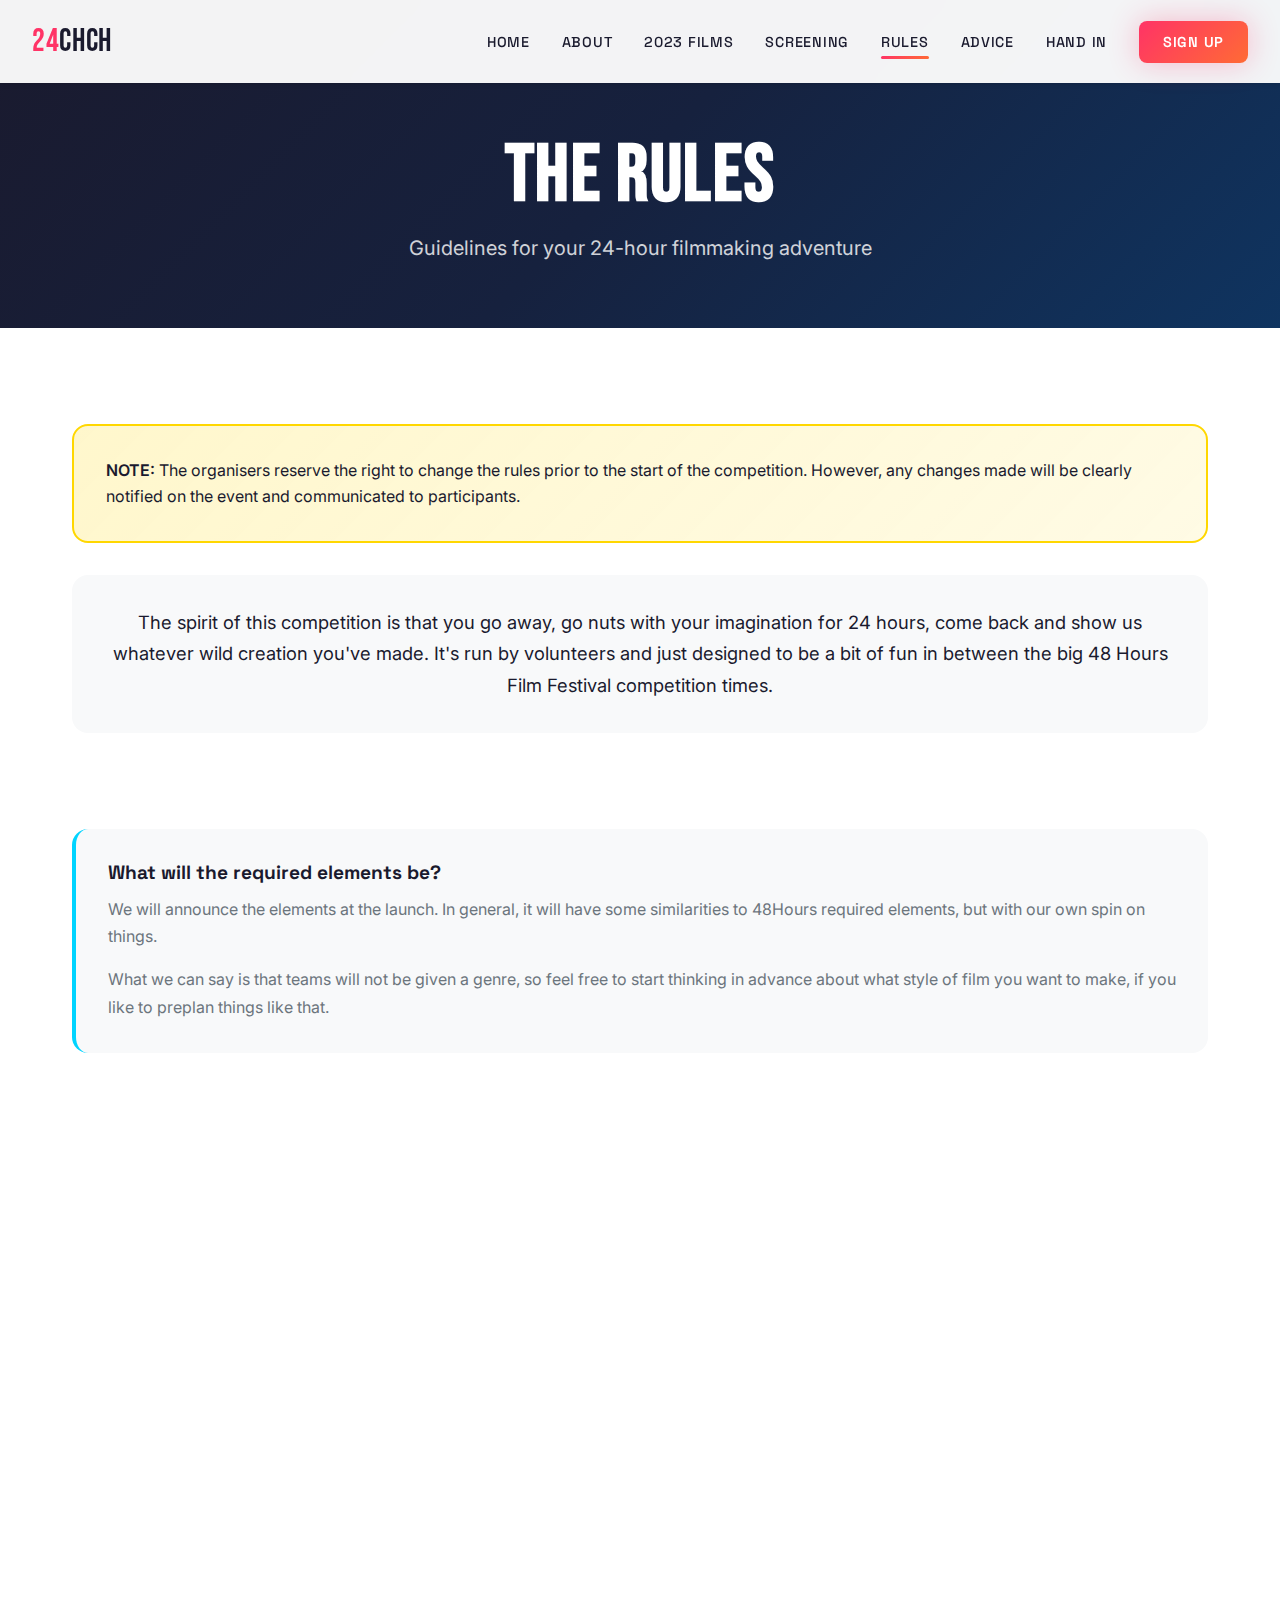
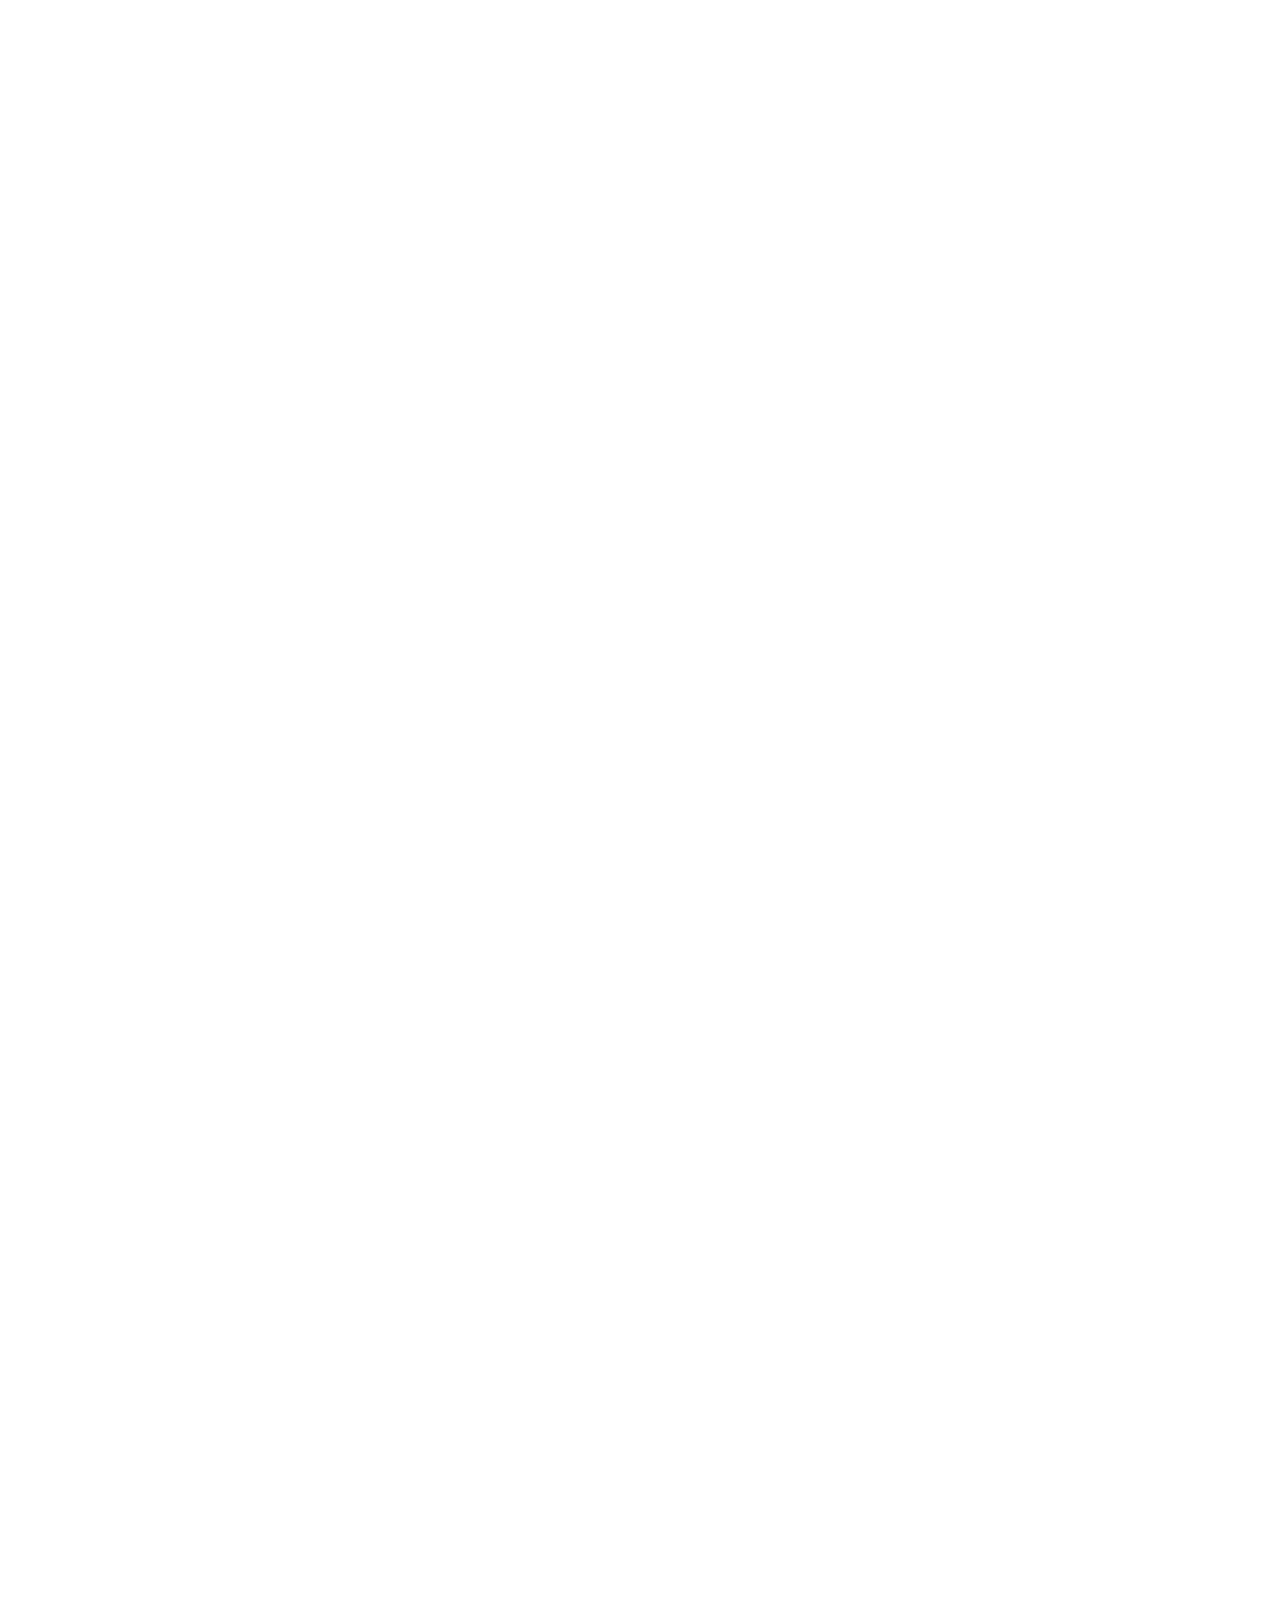
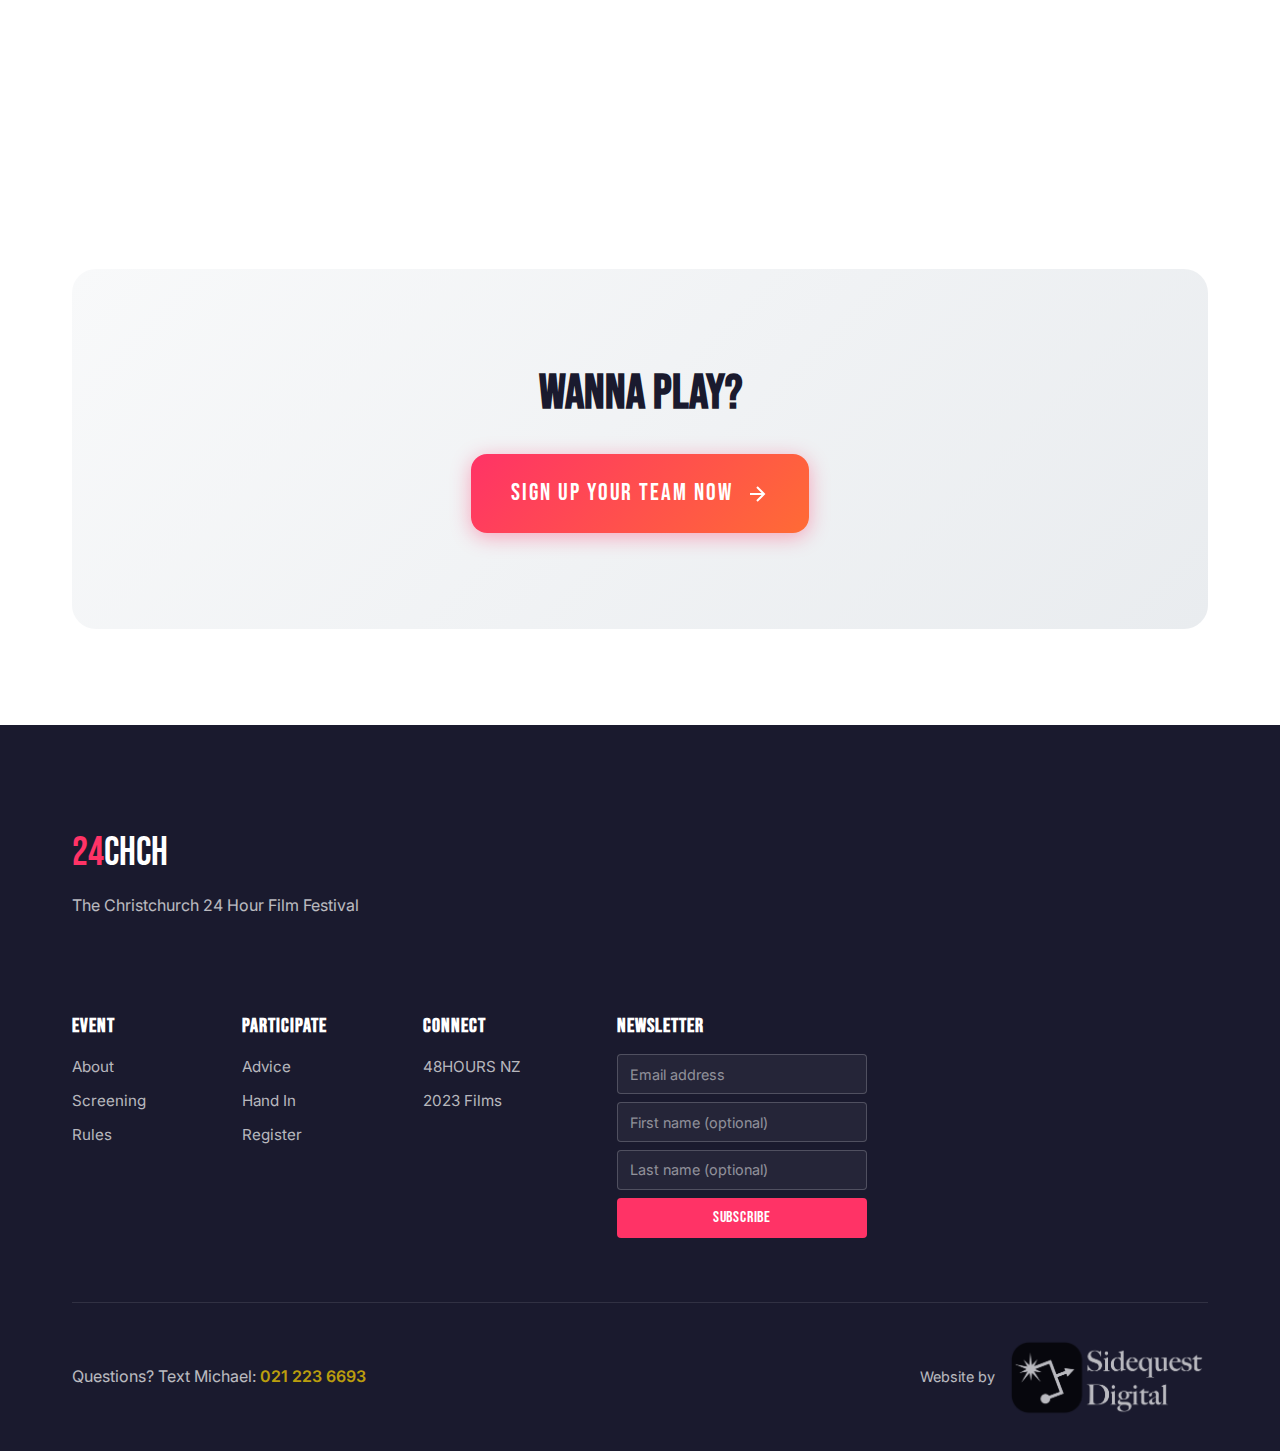
<file: rules.html>
<!DOCTYPE html>
<html lang="en">
<head>
    <meta charset="UTF-8">
    <meta name="viewport" content="width=device-width, initial-scale=1.0">
    <title>The Rules | 24CHCH - Christchurch 24 Hour Film Festival</title>
    <meta name="description" content="Official rules for 24CHCH - Christchurch's 24 Hour Film Festival. Required elements, duration limits, and everything you need to know.">
    <meta property="og:title" content="The Rules | 24CHCH">
    <meta property="og:description" content="Official rules for Christchurch's 24 Hour Film Festival competition.">
    <link rel="canonical" href="https://24chch.nz/rules">
    <link rel="preconnect" href="https://fonts.googleapis.com">
    <link rel="preconnect" href="https://fonts.gstatic.com" crossorigin>
    <link href="https://fonts.googleapis.com/css2?family=Bebas+Neue&family=Space+Grotesk:wght@400;500;600;700&family=Inter:wght@400;500;600&display=swap" rel="stylesheet">
    <link rel="stylesheet" href="styles.css">
    <meta property="og:image" content="https://24chch.nz/assets/images/og-image.png">
    <meta property="og:image:width" content="1200">
    <meta property="og:image:height" content="630">
    <meta name="twitter:card" content="summary_large_image">
    <meta name="twitter:image" content="https://24chch.nz/assets/images/og-image.png">
    <link rel="icon" type="image/svg+xml" href="favicon.svg">
</head>
<body class="page-rules">
    <!-- Navigation -->
    <nav class="main-nav">
        <a href="index.html" class="nav-logo">
            <span class="logo-24">24</span><span class="logo-chch">CHCH</span>
        </a>
        <button class="nav-toggle" aria-label="Toggle menu">
            <span></span>
            <span></span>
            <span></span>
        </button>
        <ul class="nav-links">
            <li><a href="index.html">Home</a></li>
            <li><a href="about.html">About</a></li>
            <li><a href="2023.html">2023 Films</a></li>
            <li><a href="screening.html">Screening</a></li>
            <li><a href="rules.html" class="active">Rules</a></li>
            <li><a href="advice.html">Advice</a></li>
            <li><a href="handin.html">Hand In</a></li>
            <li><a href="https://docs.google.com/forms/d/e/1FAIpQLScbwJp2_Lpm9lMBUN3vr_xrUQUIbqv9HYaf_0LnMmid-7J54g/viewform" target="_blank" class="nav-cta">Sign Up</a></li>
        </ul>
    </nav>

    <!-- Page Header -->
    <header class="page-header">
        <div class="container">
            <h1 class="page-title">The Rules</h1>
            <p class="page-subtitle">Guidelines for your 24-hour filmmaking adventure</p>
        </div>
    </header>

    <!-- Main Content -->
    <main class="main-content">
        <div class="container">
            <!-- Important Notice -->
            <div class="notice-box">
                <p><strong>NOTE:</strong> The organisers reserve the right to change the rules prior to the start of the competition. However, any changes made will be clearly notified on the event and communicated to participants.</p>
            </div>

            <div class="spirit-box">
                <p>The spirit of this competition is that you go away, go nuts with your imagination for 24 hours, come back and show us whatever wild creation you've made. It's run by volunteers and just designed to be a bit of fun in between the big 48 Hours Film Festival competition times.</p>
            </div>

            <!-- Rules Grid -->
            <section class="rules-section">
                <div class="rules-list">
                    <div class="rule-item">
                        <h3>What will the required elements be?</h3>
                        <p>We will announce the elements at the launch. In general, it will have some similarities to 48Hours required elements, but with our own spin on things.</p>
                        <p>What we can say is that teams will not be given a genre, so feel free to start thinking in advance about what style of film you want to make, if you like to preplan things like that.</p>
                    </div>

                    <div class="rule-item">
                        <h3>What if I can't be at the Friday launch event?</h3>
                        <p>Awww, that's a shame. But no worries, if you really can't be there, let us know so we're not up all night worried sick like a concerned parent. And you'll still get to find out the elements - we'll be sharing the details online shortly after the in-person launch (by 6.30pm at the latest), for everyone to see.</p>
                    </div>

                    <div class="rule-item">
                        <h3>So, no more than 3 minutes, huh? That's quite short, isn't it?</h3>
                        <p>Yes and no. Yes, if you're used to making 5- or even 7-minute films for 48Hours. Unless you're remembering the special 48Hours of 2020 when it was a 3-minute maximum. Good times. And if you remember that then you know exactly what we're talking about.</p>
                        <p>3 minutes is obviously shorter, which means your script should be even tighter. Keep it simple, one scene maybe, think the rhythms of sketch comedy, think music videos, find ways to be efficient with your storytelling, get rid of dialogue except where it's really necessary in your story, show don't tell. The Briscoes lady sells us a duvet, a dinnerware set and some lovely throw pillows in 30 seconds, I'm sure you can sell us something in 2-3 minutes.</p>
                        <p>But also, no, 3 minutes is still a lot of film to make. The truth is, making a 3-minute film is actually not much less work than making a 5-minute film - you still have to brainstorm, write a script, travel to locations, say "action!" lots, edit the film, maybe do some fancy titles or effects or write some nice music, it all adds up. So be prepared for that.</p>
                    </div>

                    <div class="rule-item">
                        <h3>How strict will you be on the duration thing?</h3>
                        <p>For starters, no such thing as too short, we're all good with 3-minute films and 3-second films. But we are totally going to enforce the high-end, strictly no longer than 3 minutes, cos we like short shorts. Well, maybe we'll let a few extra seconds go unnoticed if we're feeling generous. But! if you go a noticeable amount over 3 minutes, our tech is instructed to move on to the next one. You have been warned!</p>
                    </div>

                    <div class="rule-item">
                        <h3>What about music for my film? What are my options?</h3>
                        <p>If you think you're up for it, we would love to see teams create original music for their films. But let's be real, a) not everyone has the chops to do that, and b) even if you can do that, 24 hours is very little time to do it in.</p>
                        <p>Other than original music, there are free music libraries available online. Do your research in advance, read the fine-print (e.g. make sure you're only using music that is royalty-free), and be sure to include appropriate acknowledgements in your credits.</p>
                    </div>

                    <div class="rule-item">
                        <h3>Is there anything I can't include in my film?</h3>
                        <p>We're not prudes, and we want to respect your artistic freedom and all that. But there are obviously some lines in terms of objectionable content that we don't want crossed. Hopefully what those are should be clear, but please contact us if you're unsure which side of the line your masterpiece falls on.</p>
                        <p>We won't get a chance to properly review films prior to the screening so there's going to be a bit of trust here. But we reserve the right to cut your film off mid-screening if we feel it's inappropriate.</p>
                        <p>Upon hand-in, we will ask you whether your film contains any content unsuitable for children, eg explicit language, nudity, adult themes. This probably won't stop us from screening your film, but it will help us to programme the screening strategically and warn the audience in advance.</p>
                        <p><strong>48 Hours says this (we feel the same way): When in doubt, cut it out.</strong></p>
                    </div>

                    <div class="rule-item">
                        <h3>Am I allowed to prepare anything prior to the 24 filmmaking period?</h3>
                        <p>Great question. Ultimately this is your decision, in terms of how much you want to be restrained by the rules, versus this just being an excuse/motivation to get a film made. Either option is valid, although we would ideally like for at least the majority of your film idea and creation to be made within the 24-hour period, to preserve the spirit of the thing.</p>
                    </div>

                    <div class="rule-item">
                        <h3>Can I use pre-existing footage in my film?</h3>
                        <p>Again, the more that's made within the 24-hour period, the better. But if it's your own footage, all good. If it's not yours, just remember that all the usual copyright rules apply. If in doubt, don't use it.</p>
                    </div>

                    <div class="rule-item highlight">
                        <h3>If the rules are unclear:</h3>
                        <p>This competition is (even) less serious than our big/legitimate brother at 48 hours, so PLEASE don't get too hung up on the rules. We'd love you to delight us. Last year, somebody finished their film by cutting to live action in the theatre. Iconic.</p>
                        <p>But if you're really unsure, contact us and ask!</p>
                        <p class="contact-highlight">Text Michael: <strong>021 223 6693</strong></p>
                    </div>

                    <div class="rule-item">
                        <h3>Are under-18's allowed to participate?</h3>
                        <p>Absolutely! You're allowed in our licensed premises too, you're just not allowed to purchase booze from the bar :-)</p>
                    </div>
                </div>
            </section>

            <!-- CTA -->
            <section class="cta-section">
                <h2>Wanna play?</h2>
                <a href="https://docs.google.com/forms/d/e/1FAIpQLScbwJp2_Lpm9lMBUN3vr_xrUQUIbqv9HYaf_0LnMmid-7J54g/viewform" target="_blank" class="cta-button">
                    <span class="cta-text">SIGN UP YOUR TEAM NOW</span>
                    <svg class="cta-arrow" width="24" height="24" viewBox="0 0 24 24" fill="none" stroke="currentColor" stroke-width="2">
                        <path d="M5 12h14M12 5l7 7-7 7"/>
                    </svg>
                </a>
            </section>
        </div>
    </main>

    <!-- Footer -->
    <footer class="footer">
        <div class="container">
            <div class="footer-main">
                <div class="footer-brand">
                    <div class="footer-logo">
                        <span class="logo-24">24</span><span class="logo-chch">CHCH</span>
                    </div>
                    <p class="footer-tagline">The Christchurch 24 Hour Film Festival</p>
                </div>
                <div class="footer-nav">
                    <div class="footer-col">
                        <h4>Event</h4>
                        <ul>
                            <li><a href="about.html">About</a></li>
                            <li><a href="screening.html">Screening</a></li>
                            <li><a href="rules.html">Rules</a></li>
                        </ul>
                    </div>
                    <div class="footer-col">
                        <h4>Participate</h4>
                        <ul>
                            <li><a href="advice.html">Advice</a></li>
                            <li><a href="handin.html">Hand In</a></li>
                            <li><a href="https://docs.google.com/forms/d/e/1FAIpQLScbwJp2_Lpm9lMBUN3vr_xrUQUIbqv9HYaf_0LnMmid-7J54g/viewform" target="_blank">Register</a></li>
                        </ul>
                    </div>
                    <div class="footer-col">
                        <h4>Connect</h4>
                        <ul>
                            <li><a href="https://48hours.co.nz/" target="_blank">48HOURS NZ</a></li>
                            <li><a href="2023.html">2023 Films</a></li>
                        </ul>
                    </div>
                    <div class="footer-newsletter">
                        <h4>Newsletter</h4>
                        <form
                            action="https://littleandromeda.us20.list-manage.com/subscribe/post?u=ccb43a114d92368830ceaf9db&id=3b07e0cd95"
                            method="post"
                            target="_blank"
                            novalidate
                            class="newsletter-form"
                        >
                            <input type="email" name="EMAIL" placeholder="Email address" required>
                            <input type="text" name="FNAME" placeholder="First name (optional)">
                            <input type="text" name="LNAME" placeholder="Last name (optional)">
                            <div style="position:absolute; left:-5000px;" aria-hidden="true">
                                <input type="text" name="b_ccb43a114d92368830ceaf9db_3b07e0cd95" tabindex="-1" value="">
                            </div>
                            <button type="submit">Subscribe</button>
                        </form>
                    </div>
                </div>
            </div>
            <div class="footer-bottom">
                <div class="footer-contact">
                    <p>Questions? Text Michael: <strong>021 223 6693</strong></p>
                </div>
                <div class="footer-credit">
                    <span>Website by</span>
                    <a href="https://sidequestdigital.co.nz/" target="_blank" class="credit-link">
                        <img src="assets/images/sidequest.png" alt="Sidequest Digital" class="credit-logo-large">
                    </a>
                </div>
            </div>
        </div>
    </footer>

    <script src="script.js"></script>
</body>
</html>
</file>
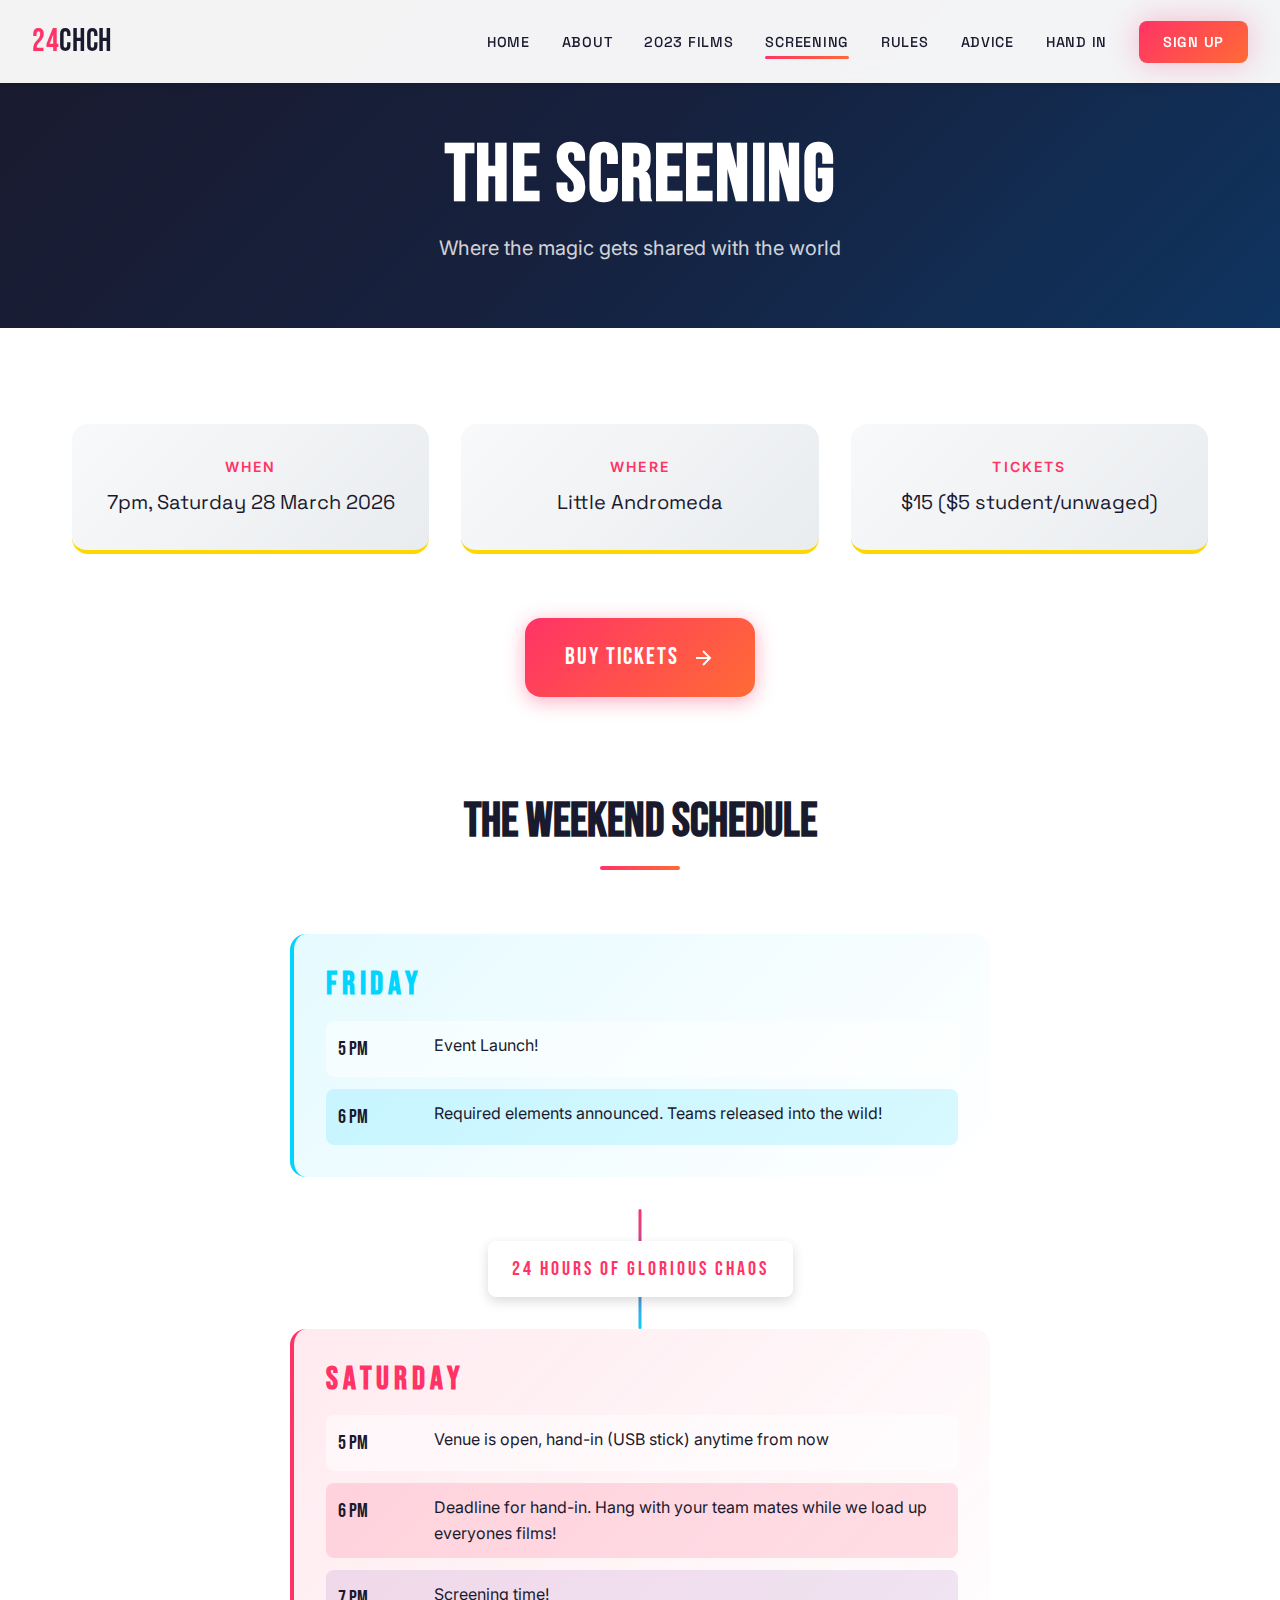
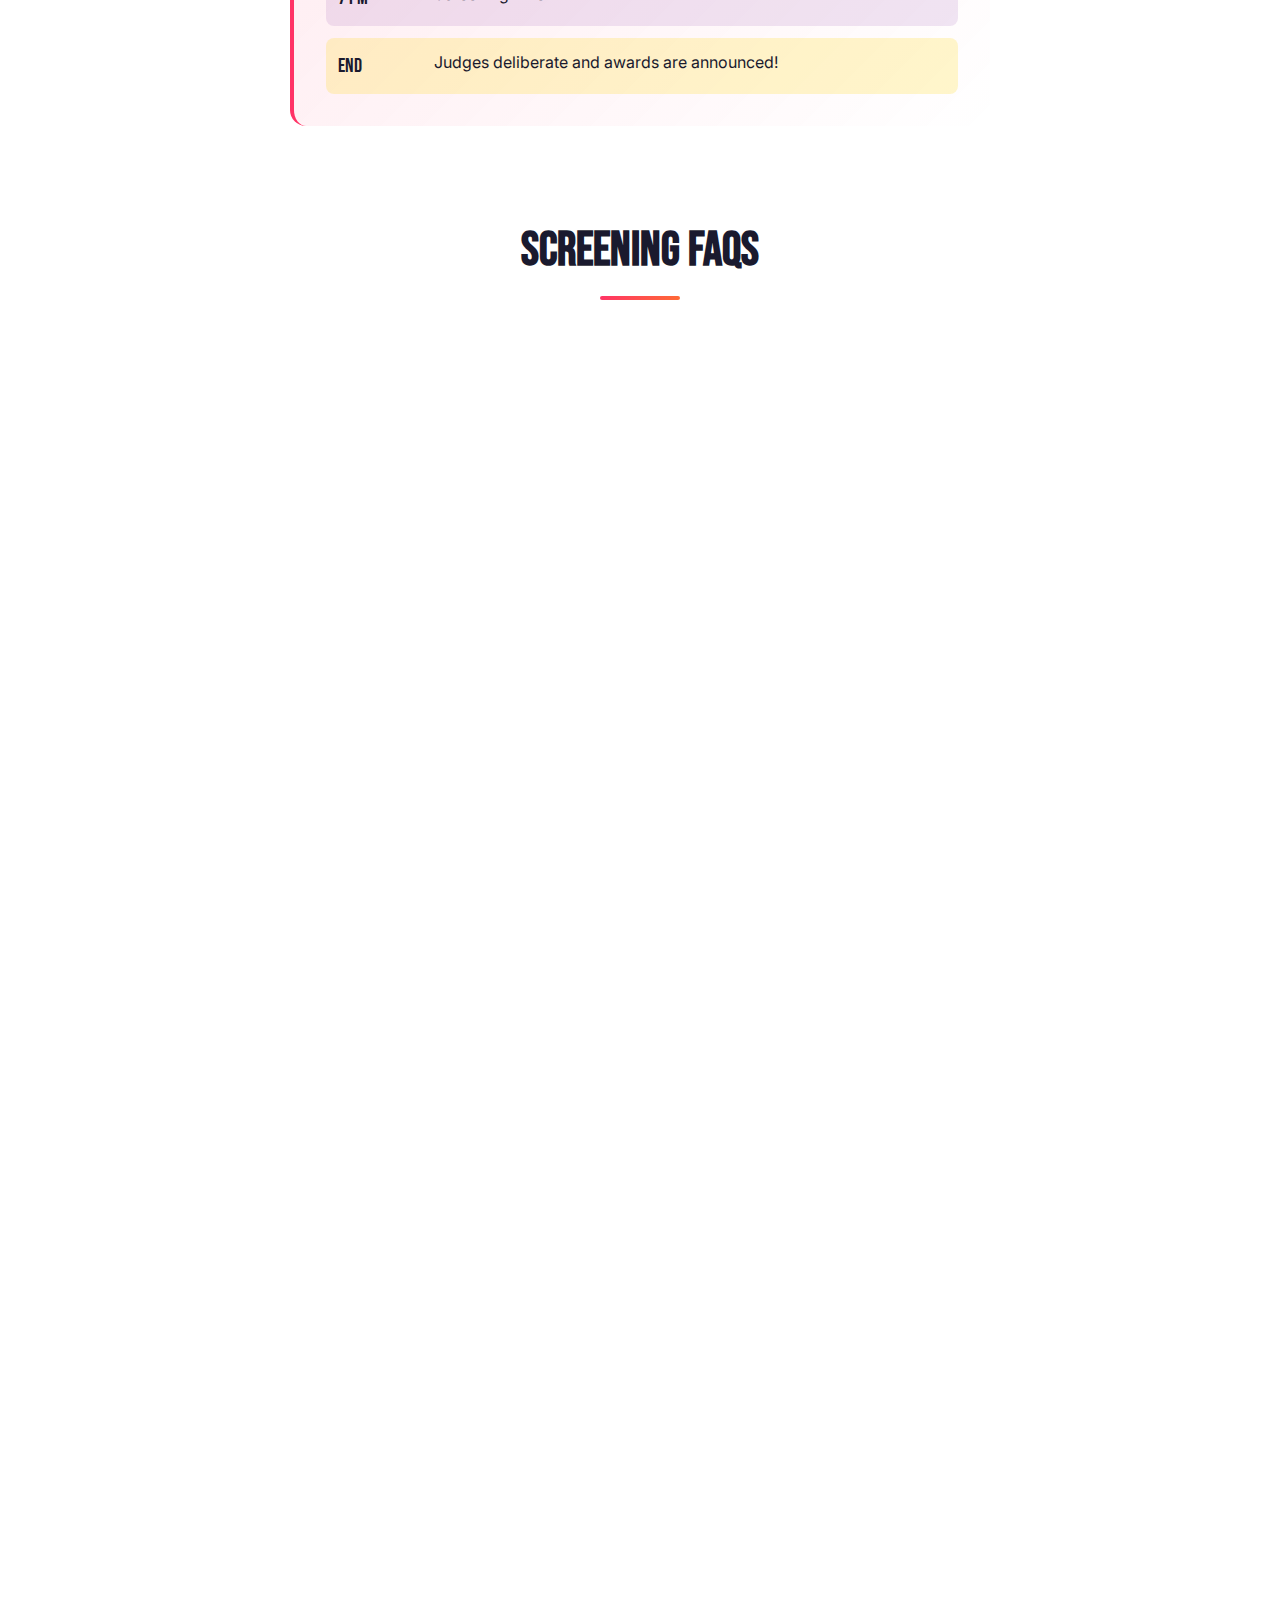
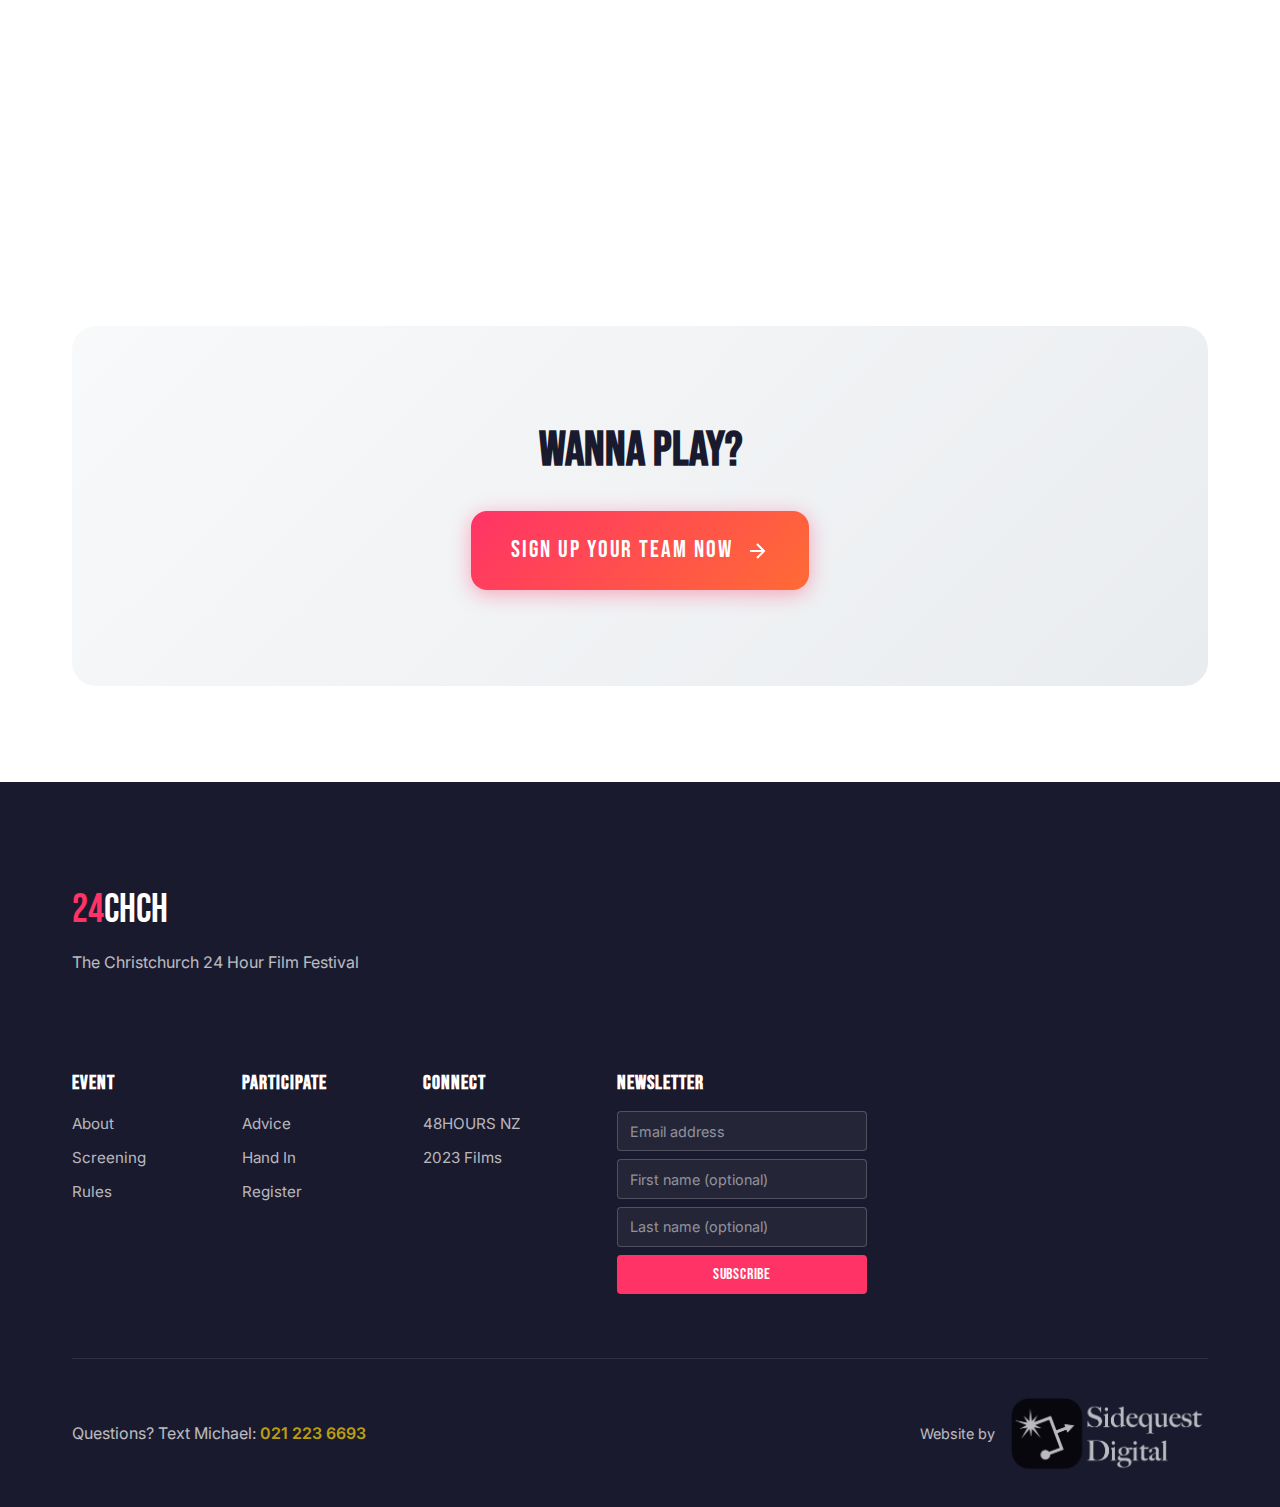
<file: screening.html>
<!DOCTYPE html>
<html lang="en">
<head>
    <meta charset="UTF-8">
    <meta name="viewport" content="width=device-width, initial-scale=1.0">
    <title>The Screening | 24CHCH - Christchurch 24 Hour Film Festival</title>
    <meta name="description" content="All the details about the 24CHCH screening event. When, where, and how to get tickets for the Christchurch 24 Hour Film Festival screening.">
    <meta property="og:title" content="The Screening | 24CHCH">
    <meta property="og:description" content="Screening details for the Christchurch 24 Hour Film Festival. March 28, 2026.">
    <link rel="canonical" href="https://24chch.nz/screening">
    <link rel="preconnect" href="https://fonts.googleapis.com">
    <link rel="preconnect" href="https://fonts.gstatic.com" crossorigin>
    <link href="https://fonts.googleapis.com/css2?family=Bebas+Neue&family=Space+Grotesk:wght@400;500;600;700&family=Inter:wght@400;500;600&display=swap" rel="stylesheet">
    <link rel="stylesheet" href="styles.css">
    <meta property="og:image" content="https://24chch.nz/assets/images/og-image.png">
    <meta property="og:image:width" content="1200">
    <meta property="og:image:height" content="630">
    <meta name="twitter:card" content="summary_large_image">
    <meta name="twitter:image" content="https://24chch.nz/assets/images/og-image.png">
    <link rel="icon" type="image/svg+xml" href="favicon.svg">
</head>
<body class="page-screening">
    <!-- Navigation -->
    <nav class="main-nav">
        <a href="index.html" class="nav-logo">
            <span class="logo-24">24</span><span class="logo-chch">CHCH</span>
        </a>
        <button class="nav-toggle" aria-label="Toggle menu">
            <span></span>
            <span></span>
            <span></span>
        </button>
        <ul class="nav-links">
            <li><a href="index.html">Home</a></li>
            <li><a href="about.html">About</a></li>
            <li><a href="2023.html">2023 Films</a></li>
            <li><a href="screening.html" class="active">Screening</a></li>
            <li><a href="rules.html">Rules</a></li>
            <li><a href="advice.html">Advice</a></li>
            <li><a href="handin.html">Hand In</a></li>
            <li><a href="https://docs.google.com/forms/d/e/1FAIpQLScbwJp2_Lpm9lMBUN3vr_xrUQUIbqv9HYaf_0LnMmid-7J54g/viewform" target="_blank" class="nav-cta">Sign Up</a></li>
        </ul>
    </nav>

    <!-- Page Header -->
    <header class="page-header">
        <div class="container">
            <h1 class="page-title">The Screening</h1>
            <p class="page-subtitle">Where the magic gets shared with the world</p>
        </div>
    </header>

    <!-- Main Content -->
    <main class="main-content">
        <div class="container">
            <!-- Screening Details -->
            <section class="screening-details">
                <div class="details-grid">
                    <div class="detail-card">
                        <span class="detail-label">WHEN</span>
                        <span class="detail-value">7pm, Saturday 28 March 2026</span>
                    </div>
                    <div class="detail-card">
                        <span class="detail-label">WHERE</span>
                        <span class="detail-value">Little Andromeda</span>
                    </div>
                    <div class="detail-card">
                        <span class="detail-label">TICKETS</span>
                        <span class="detail-value">$15 ($5 student/unwaged)</span>
                    </div>
                </div>
                <div class="ticket-cta">
                    <a href="https://littleandromeda.co.nz/show/24chch26/" target="_blank" class="cta-button">
                        <span class="cta-text">BUY TICKETS</span>
                        <svg class="cta-arrow" width="24" height="24" viewBox="0 0 24 24" fill="none" stroke="currentColor" stroke-width="2">
                            <path d="M5 12h14M12 5l7 7-7 7"/>
                        </svg>
                    </a>
                </div>
            </section>

            <!-- Schedule -->
            <section class="schedule-section">
                <h2 class="section-title">The Weekend Schedule</h2>
                <div class="timeline">
                    <div class="timeline-day friday">
                        <h3 class="day-label">FRIDAY</h3>
                        <div class="timeline-events">
                            <div class="event">
                                <span class="event-time">5 PM</span>
                                <span class="event-desc">Event Launch!</span>
                            </div>
                            <div class="event highlight">
                                <span class="event-time">6 PM</span>
                                <span class="event-desc">Required elements announced. Teams released into the wild!</span>
                            </div>
                        </div>
                    </div>

                    <div class="timeline-connector">
                        <span class="connector-text">24 HOURS OF GLORIOUS CHAOS</span>
                    </div>

                    <div class="timeline-day saturday">
                        <h3 class="day-label">SATURDAY</h3>
                        <div class="timeline-events">
                            <div class="event">
                                <span class="event-time">5 PM</span>
                                <span class="event-desc">Venue is open, hand-in (USB stick) anytime from now</span>
                            </div>
                            <div class="event deadline">
                                <span class="event-time">6 PM</span>
                                <span class="event-desc">Deadline for hand-in. Hang with your team mates while we load up everyones films!</span>
                            </div>
                            <div class="event screening">
                                <span class="event-time">7 PM</span>
                                <span class="event-desc">Screening time!</span>
                            </div>
                            <div class="event awards">
                                <span class="event-time">END</span>
                                <span class="event-desc">Judges deliberate and awards are announced!</span>
                            </div>
                        </div>
                    </div>
                </div>
            </section>

            <!-- FAQ Section -->
            <section class="faq-section">
                <h2 class="section-title">Screening FAQs</h2>
                <div class="faq-list">
                    <div class="faq-item">
                        <h3>Where do I buy tickets for the screening?</h3>
                        <p>You can <a href="https://littleandromeda.co.nz/show/24chch26/" target="_blank">purchase tickets here</a>. We give teams a code for early access, and then after about a week we open it up for everyone.</p>
                    </div>

                    <div class="faq-item">
                        <h3>If I participate, do I have to go to the screening on the Saturday night?</h3>
                        <p>No, but we'd love to see all participating teams represented there if possible. It will be heaps of fun, and the point is to get together at the end of the shoot and enjoy each other's films.</p>
                    </div>

                    <div class="faq-item">
                        <h3>Can non-participants attend the screening too?</h3>
                        <p>Yes, anyone can buy tickets for the screening (as long as it doesn't sell out, that is!). We'll give teams first dibs for about a week though, before we make tickets available to the Gen Pop.</p>
                    </div>

                    <div class="faq-item">
                        <h3>What's all this about "awards" after the screening?</h3>
                        <p>That's right, we'll be giving out some awards. Unless we come up with new ideas, it'll be the same eight as last time which are:</p>
                        <ul>
                            <li>1x Best Film (WINNER)</li>
                            <li>1x Runner-Up</li>
                            <li>3x best use of element awards (1 for each element)</li>
                            <li>3x categories that the judges come up with as they watch the films (yup, it's that open ended folks)</li>
                        </ul>
                    </div>

                    <div class="faq-item">
                        <h3>Okay, so we've got awards… do we have prizes too?</h3>
                        <p>There will be some prizes! Think vouchers etc. We aren't going to be giving out expensive cameras for best cinematography or anything – we kind of like keeping the stakes as low as possible because we like to see what you make when the most important thing you have to do is delight us.</p>
                        <p><strong>But as we all know, the greatest prize and award is glory and the adoration of your peers.</strong></p>
                        <p>If you're in a position to donate a prize – please get in touch with us!</p>
                    </div>

                    <div class="faq-item warning">
                        <h3>Getting safely home from the screening</h3>
                        <p>We are mindful that some of you may end up not sleeping at all on the Friday night, and some of you might want to make use of our bar. If either or both of these is you, consider whether you will be in a safe state to drive a vehicle home after the screening - we recommend you coordinate with a team member, a friend or another team to have a designated well-rested driver.</p>
                    </div>
                </div>
            </section>

            <!-- CTA -->
            <section class="cta-section">
                <h2>Wanna play?</h2>
                <a href="https://docs.google.com/forms/d/e/1FAIpQLScbwJp2_Lpm9lMBUN3vr_xrUQUIbqv9HYaf_0LnMmid-7J54g/viewform" target="_blank" class="cta-button">
                    <span class="cta-text">SIGN UP YOUR TEAM NOW</span>
                    <svg class="cta-arrow" width="24" height="24" viewBox="0 0 24 24" fill="none" stroke="currentColor" stroke-width="2">
                        <path d="M5 12h14M12 5l7 7-7 7"/>
                    </svg>
                </a>
            </section>
        </div>
    </main>

    <!-- Footer -->
    <footer class="footer">
        <div class="container">
            <div class="footer-main">
                <div class="footer-brand">
                    <div class="footer-logo">
                        <span class="logo-24">24</span><span class="logo-chch">CHCH</span>
                    </div>
                    <p class="footer-tagline">The Christchurch 24 Hour Film Festival</p>
                </div>
                <div class="footer-nav">
                    <div class="footer-col">
                        <h4>Event</h4>
                        <ul>
                            <li><a href="about.html">About</a></li>
                            <li><a href="screening.html">Screening</a></li>
                            <li><a href="rules.html">Rules</a></li>
                        </ul>
                    </div>
                    <div class="footer-col">
                        <h4>Participate</h4>
                        <ul>
                            <li><a href="advice.html">Advice</a></li>
                            <li><a href="handin.html">Hand In</a></li>
                            <li><a href="https://docs.google.com/forms/d/e/1FAIpQLScbwJp2_Lpm9lMBUN3vr_xrUQUIbqv9HYaf_0LnMmid-7J54g/viewform" target="_blank">Register</a></li>
                        </ul>
                    </div>
                    <div class="footer-col">
                        <h4>Connect</h4>
                        <ul>
                            <li><a href="https://48hours.co.nz/" target="_blank">48HOURS NZ</a></li>
                            <li><a href="2023.html">2023 Films</a></li>
                        </ul>
                    </div>
                    <div class="footer-newsletter">
                        <h4>Newsletter</h4>
                        <form
                            action="https://littleandromeda.us20.list-manage.com/subscribe/post?u=ccb43a114d92368830ceaf9db&id=3b07e0cd95"
                            method="post"
                            target="_blank"
                            novalidate
                            class="newsletter-form"
                        >
                            <input type="email" name="EMAIL" placeholder="Email address" required>
                            <input type="text" name="FNAME" placeholder="First name (optional)">
                            <input type="text" name="LNAME" placeholder="Last name (optional)">
                            <div style="position:absolute; left:-5000px;" aria-hidden="true">
                                <input type="text" name="b_ccb43a114d92368830ceaf9db_3b07e0cd95" tabindex="-1" value="">
                            </div>
                            <button type="submit">Subscribe</button>
                        </form>
                    </div>
                </div>
            </div>
            <div class="footer-bottom">
                <div class="footer-contact">
                    <p>Questions? Text Michael: <strong>021 223 6693</strong></p>
                </div>
                <div class="footer-credit">
                    <span>Website by</span>
                    <a href="https://sidequestdigital.co.nz/" target="_blank" class="credit-link">
                        <img src="assets/images/sidequest.png" alt="Sidequest Digital" class="credit-logo-large">
                    </a>
                </div>
            </div>
        </div>
    </footer>

    <script src="script.js"></script>
</body>
</html>
</file>
<file: styles.css>
/* ============================================
   24CHCH - Christchurch 24 Hour Film Festival
   Vibrant, Energetic, Fun + Professional
   ============================================ */

/* CSS Variables */
:root {
    /* Vibrant Color Palette */
    --color-black: #0f0f0f;
    --color-dark: #1a1a2e;
    --color-midnight: #16213e;
    --color-white: #ffffff;
    --color-cream: #f8f9fa;
    --color-gray: #6c757d;
    --color-light-gray: #e9ecef;

    /* Vibrant Accent Colors */
    --color-primary: #ff3366;       /* Hot Pink/Red */
    --color-secondary: #00d4ff;     /* Electric Blue */
    --color-accent: #ffd700;        /* Gold */
    --color-success: #00ff88;       /* Neon Green */
    --color-purple: #9b59b6;
    --color-orange: #ff6b35;
    --color-yellow: #ffeb3b;

    /* Gradients */
    --gradient-primary: linear-gradient(135deg, #ff3366 0%, #ff6b35 100%);
    --gradient-secondary: linear-gradient(135deg, #00d4ff 0%, #9b59b6 100%);
    --gradient-hero: linear-gradient(135deg, #1a1a2e 0%, #16213e 50%, #0f3460 100%);
    --gradient-vibrant: linear-gradient(135deg, #ff3366 0%, #9b59b6 50%, #00d4ff 100%);

    /* Typography */
    --font-display: 'Bebas Neue', sans-serif;
    --font-heading: 'Space Grotesk', sans-serif;
    --font-body: 'Inter', sans-serif;

    /* Spacing */
    --space-xs: 0.5rem;
    --space-sm: 1rem;
    --space-md: 2rem;
    --space-lg: 4rem;
    --space-xl: 6rem;

    /* Border Radius */
    --radius-sm: 4px;
    --radius-md: 8px;
    --radius-lg: 16px;
    --radius-xl: 24px;

    /* Transitions */
    --transition-fast: 0.15s ease;
    --transition-medium: 0.3s ease;
    --transition-slow: 0.5s ease;

    /* Shadows */
    --shadow-sm: 0 2px 4px rgba(0,0,0,0.1);
    --shadow-md: 0 4px 12px rgba(0,0,0,0.15);
    --shadow-lg: 0 8px 30px rgba(0,0,0,0.2);
    --shadow-glow: 0 0 30px rgba(255,51,102,0.3);
}

/* Reset & Base */
*, *::before, *::after {
    box-sizing: border-box;
    margin: 0;
    padding: 0;
}

html {
    scroll-behavior: smooth;
    font-size: 16px;
}

body {
    font-family: var(--font-body);
    background: var(--color-cream);
    color: var(--color-dark);
    line-height: 1.6;
    overflow-x: hidden;
}

/* Typography */
h1, h2, h3, h4, h5, h6 {
    font-family: var(--font-heading);
    font-weight: 700;
    line-height: 1.2;
    color: var(--color-dark);
}

a {
    color: var(--color-primary);
    text-decoration: none;
    transition: color var(--transition-fast);
}

a:hover {
    color: var(--color-secondary);
}

strong {
    font-weight: 600;
}

.container {
    max-width: 1200px;
    margin: 0 auto;
    padding: 0 var(--space-md);
}

/* ==================== NAVIGATION ==================== */
.main-nav {
    position: fixed;
    top: 0;
    left: 0;
    right: 0;
    z-index: 1000;
    display: flex;
    justify-content: space-between;
    align-items: center;
    padding: 1rem 2rem;
    background: rgba(255,255,255,0.95);
    backdrop-filter: blur(10px);
    -webkit-backdrop-filter: blur(10px);
    box-shadow: var(--shadow-sm);
    transition: all var(--transition-medium);
}

.main-nav.scrolled {
    padding: 0.75rem 2rem;
    box-shadow: var(--shadow-md);
}

.nav-logo {
    display: flex;
    align-items: baseline;
    font-family: var(--font-display);
    font-size: 2rem;
    letter-spacing: 0.02em;
    text-decoration: none;
}

.logo-24 {
    color: var(--color-primary);
}

.logo-chch {
    color: var(--color-dark);
}

.nav-toggle {
    display: none;
    flex-direction: column;
    gap: 5px;
    background: none;
    border: none;
    cursor: pointer;
    padding: 5px;
    z-index: 1001;
}

.nav-toggle span {
    display: block;
    width: 25px;
    height: 3px;
    background: var(--color-dark);
    border-radius: 2px;
    transition: var(--transition-fast);
}

.nav-links {
    display: flex;
    align-items: center;
    gap: 2rem;
    list-style: none;
}

.nav-links a {
    font-family: var(--font-heading);
    font-size: 0.9rem;
    font-weight: 500;
    color: var(--color-dark);
    text-transform: uppercase;
    letter-spacing: 0.05em;
    position: relative;
    padding: 0.5rem 0;
}

.nav-links a::after {
    content: '';
    position: absolute;
    bottom: 0;
    left: 0;
    width: 0;
    height: 3px;
    background: var(--gradient-primary);
    border-radius: 2px;
    transition: width var(--transition-medium);
}

.nav-links a:hover::after,
.nav-links a.active::after {
    width: 100%;
}

.nav-cta {
    background: var(--gradient-primary);
    color: var(--color-white) !important;
    padding: 0.75rem 1.5rem !important;
    border-radius: var(--radius-md);
    font-weight: 600 !important;
    box-shadow: var(--shadow-glow);
    transition: all var(--transition-fast);
}

.nav-cta:hover {
    transform: translateY(-2px);
    box-shadow: 0 0 40px rgba(255,51,102,0.5);
}

.nav-cta::after {
    display: none !important;
}

/* ==================== HERO SECTION ==================== */
.hero {
    min-height: 100vh;
    display: flex;
    flex-direction: column;
    justify-content: center;
    align-items: center;
    position: relative;
    background: var(--gradient-hero);
    overflow: hidden;
    padding: 6rem 2rem 4rem;
}

/* Animated Background Shapes */
.hero-shapes {
    position: absolute;
    top: 0;
    left: 0;
    width: 100%;
    height: 100%;
    overflow: hidden;
    pointer-events: none;
}

.shape {
    position: absolute;
    border-radius: 50%;
    opacity: 0.1;
}

.shape-1 {
    width: 600px;
    height: 600px;
    background: var(--color-primary);
    top: -200px;
    right: -200px;
    animation: float 20s ease-in-out infinite;
}

.shape-2 {
    width: 400px;
    height: 400px;
    background: var(--color-secondary);
    bottom: -100px;
    left: -100px;
    animation: float 15s ease-in-out infinite reverse;
}

.shape-3 {
    width: 300px;
    height: 300px;
    background: var(--color-accent);
    top: 50%;
    left: 10%;
    animation: float 18s ease-in-out infinite;
}

.shape-4 {
    width: 200px;
    height: 200px;
    background: var(--color-success);
    bottom: 20%;
    right: 10%;
    animation: float 12s ease-in-out infinite reverse;
}

@keyframes float {
    0%, 100% { transform: translate(0, 0) rotate(0deg); }
    25% { transform: translate(30px, -30px) rotate(5deg); }
    50% { transform: translate(-20px, 20px) rotate(-5deg); }
    75% { transform: translate(20px, 10px) rotate(3deg); }
}

.hero-content {
    position: relative;
    z-index: 10;
    text-align: center;
    color: var(--color-white);
}

.hero-badge {
    display: inline-block;
    background: rgba(255,255,255,0.1);
    backdrop-filter: blur(10px);
    padding: 0.5rem 1.5rem;
    border-radius: 50px;
    font-size: 0.875rem;
    font-weight: 500;
    letter-spacing: 0.1em;
    text-transform: uppercase;
    margin-bottom: 1.5rem;
    border: 1px solid rgba(255,255,255,0.2);
}

.hero-title {
    display: flex;
    justify-content: center;
    align-items: baseline;
    flex-wrap: wrap;
    gap: 0.5rem;
    margin-bottom: 1rem;
}

.title-24 {
    font-family: var(--font-display);
    font-size: clamp(6rem, 20vw, 14rem);
    color: var(--color-primary);
    line-height: 0.9;
    text-shadow: 0 0 60px rgba(255,51,102,0.5);
}

.title-chch {
    font-family: var(--font-display);
    font-size: clamp(6rem, 20vw, 14rem);
    color: var(--color-white);
    line-height: 0.9;
}

.title-year {
    font-family: var(--font-display);
    font-size: clamp(3rem, 10vw, 7rem);
    color: var(--color-accent);
    line-height: 0.9;
    margin-left: -0.5rem;
}

.hero-tagline {
    font-family: var(--font-heading);
    font-size: clamp(1.25rem, 3vw, 1.75rem);
    font-weight: 500;
    margin-bottom: 2rem;
    opacity: 0.9;
}

.hero-date {
    display: flex;
    flex-direction: column;
    gap: 0.5rem;
    margin-bottom: 2.5rem;
}

.date-label {
    font-size: 0.875rem;
    text-transform: uppercase;
    letter-spacing: 0.3em;
    opacity: 0.7;
}

.date-value {
    font-family: var(--font-display);
    font-size: clamp(1.75rem, 5vw, 3rem);
    letter-spacing: 0.1em;
    color: var(--color-accent);
}

/* Countdown - EXTRA LARGE */
.countdown {
    display: flex;
    justify-content: center;
    gap: 1.5rem;
    margin-bottom: 3rem;
    flex-wrap: wrap;
}

.countdown-item {
    display: flex;
    flex-direction: column;
    align-items: center;
    background: rgba(255,255,255,0.1);
    backdrop-filter: blur(10px);
    padding: 2rem 2.5rem;
    border-radius: var(--radius-xl);
    min-width: 140px;
    border: 1px solid rgba(255,255,255,0.15);
}

.countdown-value {
    font-family: var(--font-display);
    font-size: clamp(4rem, 10vw, 7rem);
    color: var(--color-white);
    line-height: 1;
}

.countdown-label {
    font-size: 1rem;
    text-transform: uppercase;
    letter-spacing: 0.2em;
    opacity: 0.7;
    margin-top: 0.75rem;
}

/* CTA Button */
.cta-button {
    display: inline-flex;
    align-items: center;
    gap: 0.75rem;
    background: var(--gradient-primary);
    color: var(--color-white);
    font-family: var(--font-display);
    font-size: 1.5rem;
    letter-spacing: 0.08em;
    padding: 1.25rem 2.5rem;
    border: none;
    border-radius: var(--radius-lg);
    cursor: pointer;
    text-decoration: none;
    box-shadow: 0 4px 20px rgba(255,51,102,0.4);
    transition: all var(--transition-medium);
}

.cta-button:hover {
    transform: translateY(-3px) scale(1.02);
    box-shadow: 0 8px 40px rgba(255,51,102,0.5);
    color: var(--color-white);
}

.cta-arrow {
    transition: transform var(--transition-fast);
}

.cta-button:hover .cta-arrow {
    transform: translateX(5px);
}

.cta-button.cta-secondary {
    background: transparent;
    border: 2px solid var(--color-accent);
    color: var(--color-white);
    font-size: 1.25rem;
    padding: 1rem 2rem;
    margin-top: 1rem;
}

.cta-button.cta-secondary:hover {
    background: var(--color-accent);
    color: var(--color-white);
}

.nav-cta-tickets {
    background: var(--color-accent) !important;
    color: var(--color-dark) !important;
    box-shadow: 0 0 20px rgba(255,215,0,0.3) !important;
}

.nav-cta-tickets:hover {
    box-shadow: 0 0 40px rgba(255,215,0,0.5) !important;
}

.hero-subtitle {
    font-size: 1.1rem;
    opacity: 0.8;
    margin-top: 2rem;
}

/* Scroll Indicator */
.scroll-indicator {
    position: absolute;
    bottom: 2rem;
    left: 50%;
    transform: translateX(-50%);
    display: flex;
    flex-direction: column;
    align-items: center;
    gap: 0.5rem;
    color: var(--color-white);
    opacity: 0.6;
    animation: bounce 2s infinite;
}

.scroll-indicator span {
    font-size: 0.75rem;
    text-transform: uppercase;
    letter-spacing: 0.2em;
}

.scroll-arrow {
    width: 20px;
    height: 20px;
    border-right: 2px solid currentColor;
    border-bottom: 2px solid currentColor;
    transform: rotate(45deg);
}

@keyframes bounce {
    0%, 20%, 50%, 80%, 100% { transform: translateX(-50%) translateY(0); }
    40% { transform: translateX(-50%) translateY(10px); }
    60% { transform: translateX(-50%) translateY(5px); }
}

/* ==================== QUICK INFO SECTION ==================== */
.quick-info {
    padding: var(--space-xl) 0;
    background: var(--color-white);
}

.info-grid {
    display: grid;
    grid-template-columns: repeat(4, 1fr);
    gap: var(--space-md);
}

.info-card {
    text-align: center;
    padding: var(--space-md);
    border-radius: var(--radius-lg);
    background: var(--color-cream);
    transition: all var(--transition-medium);
}

.info-card:hover {
    transform: translateY(-5px);
    box-shadow: var(--shadow-lg);
}

.info-icon {
    display: inline-flex;
    align-items: center;
    justify-content: center;
    width: 80px;
    height: 80px;
    border-radius: 50%;
    background: var(--gradient-vibrant);
    margin-bottom: 1rem;
}

.info-icon svg {
    stroke: var(--color-white);
}

.info-card h3 {
    font-family: var(--font-display);
    font-size: 1.5rem;
    margin-bottom: 0.5rem;
    color: var(--color-dark);
}

.info-card p {
    font-size: 0.95rem;
    color: var(--color-gray);
}

/* ==================== TEASER SECTION ==================== */
.teaser-section {
    padding: var(--space-xl) 0;
    background: var(--gradient-hero);
    color: var(--color-white);
}

.teaser-content {
    text-align: center;
    max-width: 700px;
    margin: 0 auto;
}

.teaser-content h2 {
    font-family: var(--font-display);
    font-size: clamp(2.5rem, 6vw, 4rem);
    color: var(--color-white);
    margin-bottom: 1rem;
}

.teaser-content p {
    font-size: 1.2rem;
    opacity: 0.9;
    margin-bottom: 2rem;
    line-height: 1.7;
}

.teaser-buttons {
    display: flex;
    gap: 1rem;
    justify-content: center;
    flex-wrap: wrap;
}

.btn {
    display: inline-flex;
    align-items: center;
    gap: 0.5rem;
    font-family: var(--font-heading);
    font-size: 1rem;
    font-weight: 600;
    padding: 1rem 2rem;
    border-radius: var(--radius-md);
    text-decoration: none;
    transition: all var(--transition-medium);
}

.btn-outline {
    background: transparent;
    color: var(--color-white);
    border: 2px solid var(--color-white);
}

.btn-outline:hover {
    background: var(--color-white);
    color: var(--color-dark);
}

.btn-secondary {
    background: var(--color-accent);
    color: var(--color-dark);
    border: 2px solid var(--color-accent);
}

.btn-secondary:hover {
    background: #ffe066;
    border-color: #ffe066;
    color: var(--color-dark);
}

/* ==================== PAGE HEADER ==================== */
.page-header {
    background: var(--gradient-hero);
    color: var(--color-white);
    padding: 8rem 0 4rem;
    text-align: center;
}

.page-header-films {
    padding: 8rem 0 5rem;
}

.page-title {
    font-family: var(--font-display);
    font-size: clamp(3rem, 10vw, 5rem);
    color: var(--color-white);
    margin-bottom: 0.5rem;
    letter-spacing: 0.02em;
}

.page-title .accent {
    color: var(--color-primary);
}

.page-subtitle {
    font-size: 1.25rem;
    opacity: 0.8;
}

/* ==================== MAIN CONTENT ==================== */
.main-content {
    padding: var(--space-xl) 0;
    background: var(--color-white);
}

/* Section Title */
.section-title {
    font-family: var(--font-display);
    font-size: clamp(2rem, 5vw, 3rem);
    color: var(--color-dark);
    text-align: center;
    margin-bottom: var(--space-lg);
    position: relative;
}

.section-title::after {
    content: '';
    display: block;
    width: 80px;
    height: 4px;
    background: var(--gradient-primary);
    margin: 1rem auto 0;
    border-radius: 2px;
}

/* Highlight Box */
.highlight-box {
    background: linear-gradient(135deg, rgba(255,51,102,0.1) 0%, rgba(0,212,255,0.1) 100%);
    border-left: 4px solid var(--color-primary);
    padding: var(--space-md);
    margin-bottom: var(--space-lg);
    border-radius: 0 var(--radius-md) var(--radius-md) 0;
}

.highlight-box p {
    font-family: var(--font-heading);
    font-size: 1.5rem;
    font-weight: 600;
    color: var(--color-dark);
    margin: 0;
}

/* Content Section */
.content-section {
    margin-bottom: var(--space-xl);
}

.content-section .section-title {
    text-align: left;
}

.content-section .section-title::after {
    margin: 1rem 0 0;
}

.prose {
    font-size: 1.1rem;
    line-height: 1.8;
}

.prose p {
    margin-bottom: 1.25rem;
}

.prose a {
    font-weight: 500;
    text-decoration: underline;
    text-decoration-color: var(--color-primary);
    text-underline-offset: 3px;
}

/* ==================== FAQ SECTION ==================== */
.faq-section {
    margin-bottom: var(--space-xl);
}

.faq-grid {
    display: grid;
    grid-template-columns: repeat(auto-fit, minmax(350px, 1fr));
    gap: var(--space-md);
}

.faq-item {
    background: var(--color-cream);
    padding: var(--space-md);
    border-radius: var(--radius-lg);
    border-left: 4px solid var(--color-secondary);
    transition: all var(--transition-medium);
}

.faq-item:hover {
    transform: translateY(-3px);
    box-shadow: var(--shadow-md);
}

.faq-item h3, .faq-item h4 {
    font-family: var(--font-heading);
    font-size: 1.15rem;
    color: var(--color-dark);
    margin-bottom: 0.75rem;
}

.faq-item p {
    font-size: 1rem;
    line-height: 1.7;
    margin-bottom: 0.75rem;
    color: var(--color-gray);
}

.faq-item p:last-child {
    margin-bottom: 0;
}

.faq-item.warning {
    border-left-color: var(--color-orange);
    background: linear-gradient(135deg, rgba(255,107,53,0.1) 0%, transparent 100%);
}

.faq-list {
    display: flex;
    flex-direction: column;
    gap: var(--space-md);
}

.faq-list .faq-item {
    max-width: 800px;
}

.faq-item ul {
    list-style: none;
    margin-top: 0.75rem;
}

.faq-item ul li {
    padding: 0.5rem 0 0.5rem 1.5rem;
    position: relative;
    color: var(--color-gray);
}

.faq-item ul li::before {
    content: '→';
    position: absolute;
    left: 0;
    color: var(--color-primary);
}

/* ==================== CTA SECTION ==================== */
.cta-section {
    text-align: center;
    padding: var(--space-xl) 0;
    background: linear-gradient(135deg, var(--color-cream) 0%, var(--color-light-gray) 100%);
    border-radius: var(--radius-xl);
    margin-top: var(--space-lg);
}

.cta-section h2 {
    font-family: var(--font-display);
    font-size: clamp(2rem, 5vw, 3rem);
    margin-bottom: var(--space-md);
}

/* ==================== FILMS PAGE ==================== */
.films-content {
    background: var(--color-cream);
}

/* Winner Section */
.winner-section {
    text-align: center;
}

.award-badge {
    display: inline-flex;
    align-items: center;
    gap: 0.5rem;
    padding: 0.75rem 2rem;
    font-family: var(--font-display);
    font-size: 1.5rem;
    letter-spacing: 0.15em;
    border-radius: var(--radius-md);
    margin-bottom: 1rem;
}

.winner-badge {
    background: linear-gradient(135deg, #ffd700 0%, #ffaa00 100%);
    color: var(--color-dark);
    box-shadow: 0 4px 20px rgba(255,215,0,0.4);
}

.badge-star {
    font-size: 1.25rem;
}

.runnerup-badge {
    background: linear-gradient(135deg, #c0c0c0 0%, #a8a8a8 100%);
    color: var(--color-dark);
}

.winner-team {
    font-family: var(--font-display);
    font-size: clamp(3rem, 8vw, 5rem);
    color: var(--color-dark);
    margin-bottom: 1.5rem;
}

.winner-media {
    max-width: 800px;
    margin: 0 auto;
}

.winner-placeholder {
    width: 100%;
    border-radius: var(--radius-lg);
    box-shadow: 0 8px 40px rgba(255,215,0,0.3);
}

.winner-note {
    margin-top: 1rem;
    font-style: italic;
    color: var(--color-gray);
}

/* Runner Up Section */
.runnerup-section {
    text-align: center;
}


.film-title {
    font-family: var(--font-heading);
    font-size: 1.75rem;
    color: var(--color-dark);
    margin-bottom: 0.5rem;
}

.team-name {
    font-size: 1rem;
    color: var(--color-gray);
    margin-bottom: 1.5rem;
}

/* Video Container */
.video-container {
    position: relative;
    width: 100%;
    padding-bottom: 56.25%;
    min-height: 280px;
    background: var(--color-dark);
    border-radius: var(--radius-lg);
    overflow: hidden;
    box-shadow: var(--shadow-lg);
}

@media (min-width: 1200px) {
    .video-container {
        min-height: 350px;
    }
}

.video-container iframe {
    position: absolute;
    top: 0;
    left: 0;
    width: 100%;
    height: 100%;
    border: none;
}

/* Top Awards Grid - Winner & Runner Up Side by Side */
.top-awards-grid {
    display: grid;
    grid-template-columns: repeat(2, 1fr);
    gap: var(--space-md);
    margin-bottom: var(--space-xl);
}

@media (max-width: 900px) {
    .top-awards-grid {
        grid-template-columns: 1fr;
    }
}

.top-award {
    background: var(--color-white);
    padding: var(--space-md);
    border-radius: var(--radius-xl);
    box-shadow: var(--shadow-md);
    text-align: center;
}

.top-award.winner-section {
    border: 3px solid var(--color-accent);
}

.top-award.runnerup-section {
    border: 3px solid var(--color-secondary);
}

.top-award .team-name {
    font-size: 1.1rem;
    color: var(--color-gray);
    margin-bottom: 1rem;
}

.award-badge {
    display: inline-flex;
    align-items: center;
    gap: 0.5rem;
    font-family: var(--font-display);
    font-size: 1.5rem;
    letter-spacing: 0.1em;
    padding: 0.5rem 1.5rem;
    border-radius: var(--radius-md);
    margin-bottom: 1rem;
}

.winner-badge {
    background: linear-gradient(135deg, var(--color-accent), #ffaa00);
    color: var(--color-dark);
}

.runnerup-badge {
    background: linear-gradient(135deg, var(--color-secondary), var(--color-primary));
    color: var(--color-white);
}

.badge-star {
    font-size: 1.75rem;
}

.top-award .winner-team,
.top-award .film-title {
    font-family: var(--font-display);
    font-size: 2rem;
    color: var(--color-dark);
    margin-bottom: 0.5rem;
}


.winner-media {
    margin-top: 1rem;
}

.winner-placeholder {
    width: 100%;
    border-radius: var(--radius-lg);
    margin-bottom: 1rem;
}

.winner-note {
    font-style: italic;
    color: var(--color-gray);
}

/* Awards Section */
.awards-section {
    margin-bottom: var(--space-xl);
}

.awards-grid {
    display: grid;
    grid-template-columns: repeat(2, 1fr);
    gap: var(--space-md);
}

.award-card {
    background: var(--color-white);
    padding: var(--space-md);
    border-radius: var(--radius-lg);
    box-shadow: var(--shadow-sm);
    transition: all var(--transition-medium);
}

.award-card:hover {
    transform: translateY(-5px);
    box-shadow: var(--shadow-lg);
}

.award-label {
    display: inline-block;
    font-family: var(--font-display);
    font-size: 1.5rem;
    color: var(--color-secondary);
    letter-spacing: 0.1em;
    margin-bottom: 1rem;
    padding: 0.5rem 1rem;
    background: linear-gradient(135deg, rgba(0,212,255,0.15) 0%, rgba(155,89,182,0.15) 100%);
    border-radius: var(--radius-sm);
}

.award-card .film-title {
    font-size: 1.5rem;
    margin-bottom: 0.5rem;
}

.award-card .team-name {
    font-size: 1.1rem;
    margin-bottom: 1.25rem;
}

@media (max-width: 900px) {
    .awards-grid {
        grid-template-columns: 1fr;
    }
}

/* All Films Section */
.all-films-section {
    margin-bottom: var(--space-xl);
}

.films-grid {
    display: grid;
    grid-template-columns: repeat(2, 1fr);
    gap: var(--space-md);
}

@media (max-width: 900px) {
    .films-grid {
        grid-template-columns: 1fr;
    }
}

.film-card {
    background: var(--color-white);
    padding: var(--space-sm);
    border-radius: var(--radius-lg);
    box-shadow: var(--shadow-sm);
    transition: all var(--transition-medium);
}

.film-card:hover {
    transform: translateY(-5px);
    box-shadow: var(--shadow-lg);
}

.film-card .film-title {
    font-size: 1.4rem;
    margin-bottom: 0.5rem;
}

.film-card .team-name {
    font-size: 1.1rem;
    margin-bottom: 1rem;
}

/* Sponsors Section */
.sponsors-section {
    text-align: center;
    padding: var(--space-xl) 0;
    background: var(--color-white);
    border-radius: var(--radius-xl);
    margin-bottom: var(--space-lg);
}

.sponsors-thanks {
    font-size: 1.1rem;
    color: var(--color-gray);
    margin-bottom: var(--space-md);
}

.sponsors-grid {
    display: flex;
    justify-content: center;
    align-items: center;
    flex-wrap: wrap;
    gap: var(--space-lg);
}

.sponsor-card {
    display: flex;
    align-items: center;
    justify-content: center;
    padding: 1rem;
    transition: all var(--transition-medium);
}

.sponsor-card:hover {
    transform: scale(1.05);
}

.sponsor-logo {
    max-width: 180px;
    max-height: 80px;
    object-fit: contain;
    filter: grayscale(20%);
    transition: filter var(--transition-medium);
}

.sponsor-card:hover .sponsor-logo {
    filter: grayscale(0%);
}

/* ==================== SCREENING PAGE ==================== */
.screening-details {
    margin-bottom: var(--space-xl);
}

.details-grid {
    display: grid;
    grid-template-columns: repeat(3, 1fr);
    gap: var(--space-md);
}

.detail-card {
    text-align: center;
    padding: var(--space-md);
    background: linear-gradient(135deg, var(--color-cream) 0%, var(--color-light-gray) 100%);
    border-radius: var(--radius-lg);
    border-bottom: 4px solid var(--color-accent);
}

.detail-label {
    display: block;
    font-size: 0.875rem;
    text-transform: uppercase;
    letter-spacing: 0.15em;
    color: var(--color-primary);
    font-weight: 600;
    margin-bottom: 0.5rem;
}

.detail-value {
    font-family: var(--font-heading);
    font-size: 1.25rem;
    color: var(--color-dark);
}

.ticket-cta {
    text-align: center;
    margin-top: var(--space-lg);
}

/* Schedule / Timeline */
.schedule-section {
    margin-bottom: var(--space-xl);
}

.timeline {
    max-width: 700px;
    margin: 0 auto;
}

.timeline-day {
    padding: var(--space-md);
    border-radius: var(--radius-lg);
    margin-bottom: var(--space-md);
}

.timeline-day.friday {
    background: linear-gradient(135deg, rgba(0,212,255,0.1) 0%, transparent 100%);
    border-left: 4px solid var(--color-secondary);
}

.timeline-day.saturday {
    background: linear-gradient(135deg, rgba(255,51,102,0.1) 0%, transparent 100%);
    border-left: 4px solid var(--color-primary);
}

.day-label {
    font-family: var(--font-display);
    font-size: 2rem;
    letter-spacing: 0.15em;
    margin-bottom: 1rem;
}

.friday .day-label { color: var(--color-secondary); }
.saturday .day-label { color: var(--color-primary); }

.timeline-events {
    display: flex;
    flex-direction: column;
    gap: 0.75rem;
}

.event {
    display: grid;
    grid-template-columns: 80px 1fr;
    gap: 1rem;
    padding: 0.75rem;
    background: rgba(255,255,255,0.5);
    border-radius: var(--radius-md);
}

.event-time {
    font-family: var(--font-display);
    font-size: 1.25rem;
    color: var(--color-dark);
}

.event-desc {
    font-size: 1rem;
    color: var(--color-dark);
}

.event.highlight { background: rgba(0,212,255,0.15); }
.event.deadline { background: rgba(255,51,102,0.15); }
.event.screening { background: rgba(155,89,182,0.15); }
.event.awards { background: rgba(255,215,0,0.2); }

.timeline-connector {
    text-align: center;
    padding: var(--space-md) 0;
    position: relative;
}

.timeline-connector::before {
    content: '';
    position: absolute;
    left: 50%;
    top: 0;
    bottom: 0;
    width: 3px;
    background: var(--gradient-vibrant);
    transform: translateX(-50%);
    border-radius: 2px;
}

.connector-text {
    display: inline-block;
    background: var(--color-white);
    padding: 0.75rem 1.5rem;
    font-family: var(--font-display);
    font-size: 1.25rem;
    color: var(--color-primary);
    letter-spacing: 0.15em;
    position: relative;
    z-index: 1;
    border-radius: var(--radius-md);
    box-shadow: var(--shadow-md);
}

/* ==================== RULES PAGE ==================== */
.notice-box {
    background: linear-gradient(135deg, rgba(255,215,0,0.2) 0%, rgba(255,215,0,0.1) 100%);
    border: 2px solid var(--color-accent);
    padding: var(--space-md);
    border-radius: var(--radius-lg);
    margin-bottom: var(--space-md);
}

.notice-box p {
    margin: 0;
    color: var(--color-dark);
}

.spirit-box {
    background: var(--color-cream);
    padding: var(--space-md);
    border-radius: var(--radius-lg);
    margin-bottom: var(--space-xl);
    font-size: 1.15rem;
    line-height: 1.7;
    text-align: center;
}

.rules-section {
    margin-bottom: var(--space-xl);
}

.rules-list {
    display: flex;
    flex-direction: column;
    gap: var(--space-md);
}

.rule-item {
    background: var(--color-cream);
    padding: var(--space-md);
    border-radius: var(--radius-lg);
    border-left: 4px solid var(--color-secondary);
}

.rule-item.highlight {
    border-left-color: var(--color-accent);
    background: linear-gradient(135deg, rgba(255,215,0,0.15) 0%, rgba(255,215,0,0.05) 100%);
}

.rule-item h3 {
    font-family: var(--font-heading);
    font-size: 1.2rem;
    color: var(--color-dark);
    margin-bottom: 0.75rem;
}

.rule-item p {
    margin-bottom: 1rem;
    line-height: 1.7;
    color: var(--color-gray);
}

.rule-item p:last-child {
    margin-bottom: 0;
}

.contact-highlight {
    font-size: 1.25rem;
    color: var(--color-dark) !important;
    margin-top: 1rem;
}

/* ==================== ADVICE PAGE ==================== */
.advice-section {
    margin-bottom: var(--space-xl);
}

.advice-grid {
    display: grid;
    grid-template-columns: repeat(auto-fit, minmax(300px, 1fr));
    gap: var(--space-md);
    margin-bottom: var(--space-xl);
}

.advice-card {
    background: var(--color-cream);
    padding: var(--space-md);
    border-radius: var(--radius-lg);
    border-top: 4px solid var(--color-success);
    text-align: center;
}

.advice-card.important {
    border-top-color: var(--color-orange);
    background: linear-gradient(135deg, rgba(255,107,53,0.1) 0%, transparent 100%);
}

.advice-icon {
    display: inline-flex;
    align-items: center;
    justify-content: center;
    width: 64px;
    height: 64px;
    background: var(--color-white);
    border-radius: 50%;
    margin-bottom: 1rem;
    box-shadow: var(--shadow-sm);
}

.advice-icon svg {
    stroke: var(--color-success);
}

.advice-card.important .advice-icon svg {
    stroke: var(--color-orange);
}

.advice-card h3 {
    font-size: 1.15rem;
    margin-bottom: 0.75rem;
}

.advice-card p {
    color: var(--color-gray);
}

/* Pro Tips */
.pro-tips {
    background: var(--gradient-hero);
    padding: var(--space-lg);
    border-radius: var(--radius-xl);
    color: var(--color-white);
}

.pro-tips h2 {
    font-family: var(--font-display);
    font-size: 2.5rem;
    color: var(--color-white);
    text-align: center;
    margin-bottom: var(--space-md);
}

.tips-list {
    display: grid;
    grid-template-columns: repeat(2, 1fr);
    gap: var(--space-md);
}

@media (max-width: 768px) {
    .tips-list {
        grid-template-columns: 1fr;
    }
}

.tip {
    display: flex;
    gap: 1rem;
    align-items: flex-start;
}

.tip-number {
    font-family: var(--font-display);
    font-size: 3rem;
    color: var(--color-primary);
    line-height: 1;
    opacity: 0.8;
}

.tip-content h4 {
    font-size: 1.1rem;
    color: var(--color-white);
    margin-bottom: 0.25rem;
}

.tip-content p {
    font-size: 0.95rem;
    opacity: 0.8;
}

/* ==================== HAND IN PAGE ==================== */
.handin-section {
    margin-bottom: var(--space-xl);
}

.handin-list {
    display: flex;
    flex-direction: column;
    gap: var(--space-lg);
}

.handin-item {
    background: var(--color-cream);
    padding: var(--space-md);
    border-radius: var(--radius-lg);
    border-left: 4px solid var(--color-purple);
}

.handin-item.important {
    border-left-color: var(--color-orange);
    background: linear-gradient(135deg, rgba(255,107,53,0.1) 0%, transparent 100%);
}

.handin-item h3 {
    font-family: var(--font-heading);
    font-size: 1.2rem;
    color: var(--color-dark);
    margin-bottom: 0.75rem;
}

.handin-item p {
    margin-bottom: 1rem;
    line-height: 1.7;
    color: var(--color-gray);
}

/* Title Card Example */
.title-card-example {
    display: flex;
    flex-direction: column;
    align-items: center;
    justify-content: center;
    background: var(--color-dark);
    color: var(--color-white);
    padding: var(--space-md);
    border-radius: var(--radius-md);
    margin: 1rem 0;
    font-family: var(--font-heading);
    min-height: 120px;
}

.title-card-example span {
    margin: 0.25rem 0;
}

/* Specs Grid */
.specs-grid {
    display: grid;
    grid-template-columns: repeat(auto-fit, minmax(180px, 1fr));
    gap: 0.75rem;
    margin: 1rem 0;
}

.spec {
    display: flex;
    flex-direction: column;
    background: var(--color-white);
    padding: 0.75rem;
    border-radius: var(--radius-md);
}

.spec-label {
    font-size: 0.8rem;
    text-transform: uppercase;
    letter-spacing: 0.1em;
    color: var(--color-primary);
    font-weight: 600;
}

.spec-value {
    font-family: monospace;
    font-size: 0.95rem;
    color: var(--color-dark);
}

/* Tech Notes */
.tech-notes {
    background: var(--color-white);
    padding: var(--space-md);
    border-radius: var(--radius-md);
    margin-top: 1rem;
}

.tech-notes h4 {
    font-size: 1rem;
    margin-bottom: 0.75rem;
}

.tech-notes ul {
    list-style: none;
}

.tech-notes ul li {
    padding: 0.5rem 0 0.5rem 1.5rem;
    position: relative;
    font-size: 0.95rem;
    line-height: 1.6;
    color: var(--color-gray);
    border-bottom: 1px solid var(--color-light-gray);
}

.tech-notes ul li:last-child {
    border-bottom: none;
}

.tech-notes ul li::before {
    content: '→';
    position: absolute;
    left: 0;
    color: var(--color-purple);
}

.contact-note {
    color: var(--color-primary) !important;
    font-weight: 500;
}

.filename {
    display: inline-block;
    background: var(--color-dark);
    color: var(--color-success);
    padding: 0.25rem 0.75rem;
    border-radius: var(--radius-sm);
    font-family: monospace;
    font-size: 1rem;
    margin: 0.5rem 0;
}

/* WeTransfer Steps */
.wetransfer-steps {
    background: var(--color-white);
    padding: var(--space-md);
    border-radius: var(--radius-md);
    margin-top: 1rem;
}

.step {
    display: flex;
    align-items: center;
    gap: 1rem;
    margin-bottom: 0.75rem;
}

.step:last-child {
    margin-bottom: 0;
}

.step-number {
    display: flex;
    align-items: center;
    justify-content: center;
    width: 32px;
    height: 32px;
    background: var(--color-secondary);
    color: var(--color-white);
    border-radius: 50%;
    font-weight: 600;
    flex-shrink: 0;
}

.step p {
    margin: 0;
}

/* ==================== FOOTER ==================== */
.footer {
    background: var(--color-dark);
    color: var(--color-white);
    padding: var(--space-xl) 0 var(--space-md);
}

.footer-main {
    display: flex;
    justify-content: space-between;
    gap: var(--space-xl);
    margin-bottom: var(--space-lg);
    flex-wrap: wrap;
}

.footer-brand {
    max-width: 300px;
}

.footer-logo {
    display: flex;
    align-items: baseline;
    font-family: var(--font-display);
    font-size: 2.5rem;
    margin-bottom: 0.5rem;
}

.footer-logo .logo-24 {
    color: var(--color-primary);
}

.footer-logo .logo-chch {
    color: var(--color-white);
}

.footer-tagline {
    opacity: 0.7;
    font-size: 1rem;
}

.footer-nav {
    display: flex;
    gap: var(--space-xl);
    flex-wrap: wrap;
}

.footer-col h4 {
    font-family: var(--font-display);
    font-size: 1.25rem;
    color: var(--color-white);
    margin-bottom: 1rem;
    letter-spacing: 0.05em;
}

.footer-col ul {
    list-style: none;
}

.footer-col ul li {
    margin-bottom: 0.5rem;
}

.footer-col ul a {
    color: rgba(255,255,255,0.7);
    font-size: 0.95rem;
    transition: color var(--transition-fast);
}

.footer-col ul a:hover {
    color: var(--color-primary);
}

.footer-bottom {
    display: flex;
    justify-content: space-between;
    align-items: center;
    padding-top: var(--space-md);
    border-top: 1px solid rgba(255,255,255,0.1);
    flex-wrap: wrap;
    gap: 1rem;
}

.footer-contact p {
    margin: 0;
    opacity: 0.7;
}

.footer-contact strong {
    color: var(--color-accent);
}

.footer-credit {
    display: flex;
    align-items: center;
    gap: 0.75rem;
    font-size: 0.9rem;
    opacity: 0.7;
}

.credit-link {
    display: flex;
    align-items: center;
}

.credit-logo {
    height: 28px;
    width: auto;
    filter: brightness(0) invert(1);
    opacity: 0.8;
    transition: opacity var(--transition-fast);
}

.credit-logo-large {
    height: 84px;
    width: auto;
    transition: opacity var(--transition-fast);
}

.credit-link:hover .credit-logo,
.credit-link:hover .credit-logo-large {
    opacity: 0.8;
}

/* Newsletter Form */
.footer-newsletter {
    min-width: 220px;
    max-width: 280px;
}

.footer-newsletter h4 {
    font-family: var(--font-display);
    font-size: 1.25rem;
    color: var(--color-white);
    margin-bottom: 1rem;
    letter-spacing: 0.05em;
}

.newsletter-form {
    display: flex;
    flex-direction: column;
    gap: 0.5rem;
}

.newsletter-form input {
    padding: 0.65rem 0.75rem;
    border: 1px solid rgba(255,255,255,0.2);
    border-radius: 4px;
    background: rgba(255,255,255,0.05);
    color: var(--color-white);
    font-size: 0.9rem;
    font-family: var(--font-body);
    transition: border-color var(--transition-fast), background var(--transition-fast);
}

.newsletter-form input::placeholder {
    color: rgba(255,255,255,0.5);
}

.newsletter-form input:focus {
    outline: none;
    border-color: var(--color-primary);
    background: rgba(255,255,255,0.1);
}

.newsletter-form button {
    padding: 0.65rem 1rem;
    background: var(--color-primary);
    color: var(--color-white);
    border: none;
    border-radius: 4px;
    font-family: var(--font-display);
    font-size: 1rem;
    letter-spacing: 0.05em;
    cursor: pointer;
    transition: background var(--transition-fast), transform var(--transition-fast);
}

.newsletter-form button:hover {
    background: var(--color-secondary);
    transform: translateY(-2px);
}

/* ==================== RESPONSIVE ==================== */
@media (max-width: 1024px) {
    .info-grid {
        grid-template-columns: repeat(2, 1fr);
    }

    .details-grid {
        grid-template-columns: 1fr;
    }
}

@media (max-width: 768px) {
    .nav-toggle {
        display: flex;
    }

    .nav-links {
        position: fixed;
        top: 0;
        right: -100%;
        width: 80%;
        max-width: 320px;
        height: 100vh;
        background: var(--color-white);
        flex-direction: column;
        justify-content: center;
        padding: var(--space-md);
        box-shadow: var(--shadow-lg);
        transition: right var(--transition-medium);
    }

    .nav-links.active {
        right: 0;
    }

    .nav-links a {
        font-size: 1.25rem;
        padding: 1rem 0;
    }

    .nav-cta {
        margin-top: 1rem;
        text-align: center;
    }

    .hero-title {
        flex-direction: row;
        flex-wrap: nowrap;
        gap: 0.25rem;
        justify-content: center;
    }

    .title-24,
    .title-chch,
    .title-year {
        font-size: clamp(3rem, 15vw, 6rem);
    }

    .title-year {
        margin-left: 0;
    }

    .info-grid {
        grid-template-columns: 1fr;
    }

    .countdown {
        display: grid;
        grid-template-columns: repeat(2, 1fr);
        gap: 0.75rem;
        max-width: 320px;
        margin-left: auto;
        margin-right: auto;
    }

    .countdown-item {
        padding: 1rem;
        min-width: unset;
    }

    .faq-grid {
        grid-template-columns: 1fr;
    }

    .footer-main {
        flex-direction: column;
        gap: var(--space-lg);
    }

    .footer-nav {
        flex-direction: column;
        gap: var(--space-md);
    }

    .footer-newsletter {
        max-width: 100%;
    }

    .footer-bottom {
        flex-direction: column;
        text-align: center;
    }
}

@media (max-width: 480px) {
    .cta-button {
        font-size: 1.25rem;
        padding: 1rem 1.75rem;
    }

    .page-title {
        font-size: 2.5rem;
    }

    .countdown-item {
        min-width: 60px;
        padding: 0.75rem;
    }

    .countdown-value {
        font-size: 2rem;
    }
}

/* Selection */
::selection {
    background: var(--color-primary);
    color: var(--color-white);
}

/* Scrollbar */
::-webkit-scrollbar {
    width: 10px;
}

::-webkit-scrollbar-track {
    background: var(--color-light-gray);
}

::-webkit-scrollbar-thumb {
    background: var(--color-gray);
    border-radius: 5px;
}

::-webkit-scrollbar-thumb:hover {
    background: var(--color-primary);
}

/* Animations */
@keyframes fadeInUp {
    from {
        opacity: 0;
        transform: translateY(30px);
    }
    to {
        opacity: 1;
        transform: translateY(0);
    }
}

.fade-in-up {
    animation: fadeInUp 0.6s ease forwards;
}
</file>
